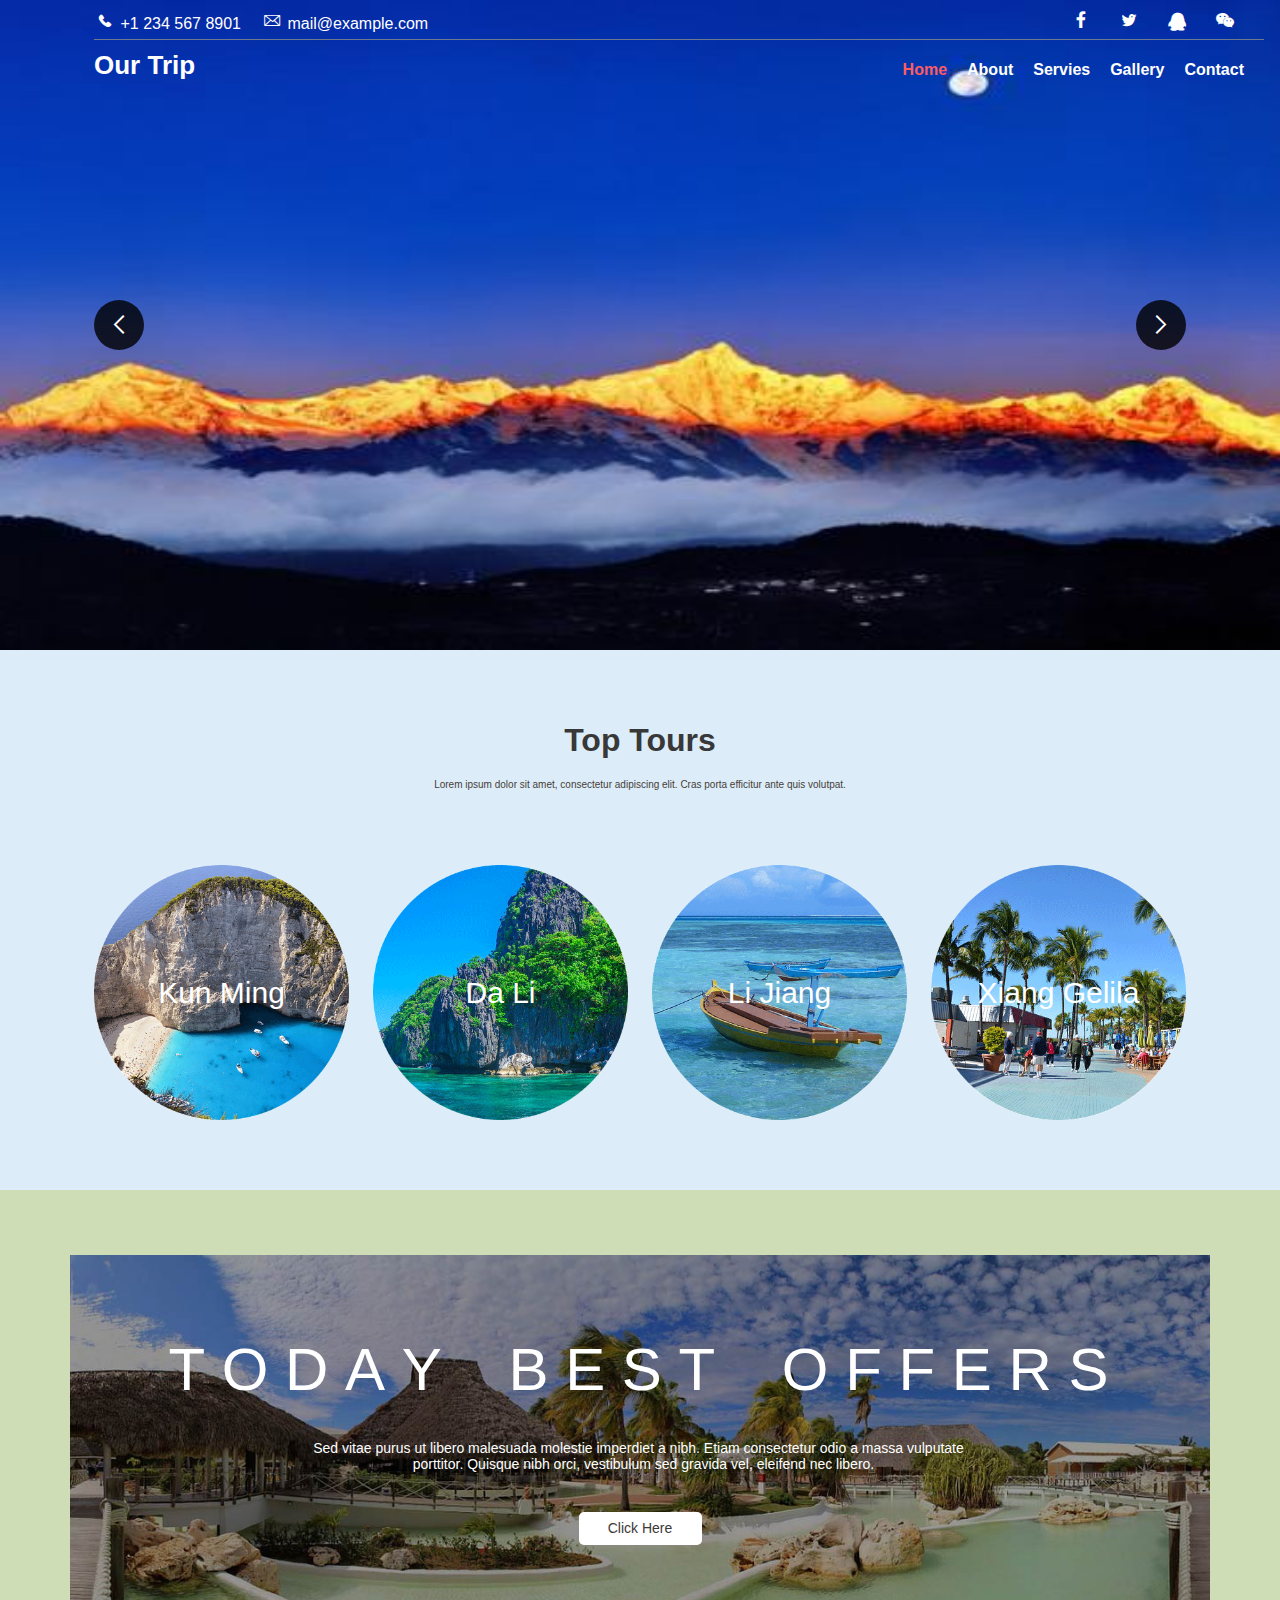
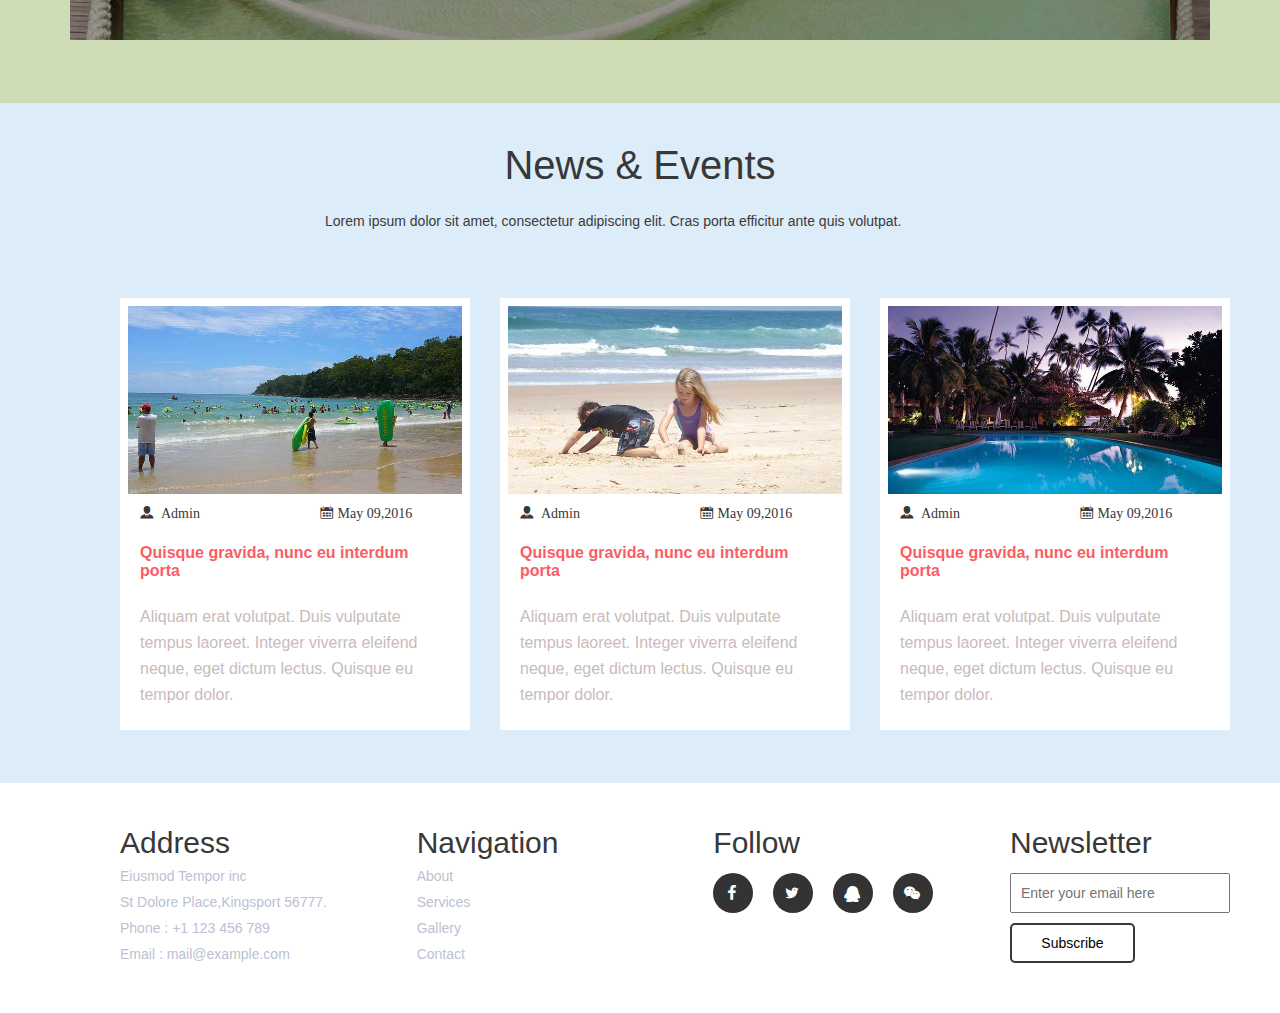
<file: 个人项目/index.html>
<!DOCTYPE html>
<html lang="en">
<head>
	<meta charset="UTF-8">
	<title>首页</title>
	<link rel="stylesheet" href="css/index.css">
	<!-- <link rel="stylesheet" href="css/response.css"> -->
	<link rel="stylesheet" href="css/iconfont/iconfont.css">
	<script src="js/function.js"></script>
	<script src="js/animate.js"></script>
	<script src="js/index.js"></script>
</head>
<body>
	<!-- banner图开始 -->
	<section class="banner">
		<ul class="bannertu">
			<li>
				<a href=""><img src="img/banner2.jpg" alt=""></a>
			</li>
			<li>
				<a href=""><img src="img/banner3.jpg" alt=""></a>
			</li>
			<li>
				<a href=""><img src="img/banner4.jpg" alt=""></a>
			</li>
			<li>
				<a href=""><img src="img/banner6.jpg" alt=""></a>
			</li>
		</ul>
		<div class="bl">
			<a href="javascript:(viod);"><i class="iconfont icon-mjiantou-copy"></i></a>
		</div>
		<div class="br">
			<a href="javascript:(viod);"><i class="iconfont icon-mjiantou-copy1"></i></a>
		</div>
	</section>
	<!-- banner图结束 -->
	<!-- banner图上的文字开始 -->
	<div class="top">
		<section class="banner-top">
			<div class="banner-left">				
				<li>
					<a href=""><i class="iconfont icon-iconorderdetailscellphone"></i> +1 234 567 8901</a>
				</li>
				<li>
					<a href=""><i class="iconfont icon-youjian"></i> mail@example.com</a>
				</li>				   
			</div>
			<div class="banner-right">
				<li>
				   <a href=""><i class="iconfont icon-facebookf"></i></a>
				</li>
				<li>
					<a href=""><i class="iconfont icon-xiaoniao"></i></a>
				</li>
				<li>
					<a href=""><i class="iconfont icon-qq"></i></a>
				</li>
				<li>
					<a href=""><i class="iconfont icon-weixin1"></i></a>
				</li>
			</div>
		</section>
		<section class="top2">
			<div class="top2-left">
				<a href=""><h2>Our Trip</h2></a>
			</div>
			<div class="top2-right">
				<li>
					<a href=""><h6 class="home">Home</h6></a>	
				</li>
				<li>
					<a href=""><h6>About</h6></a>
				</li>
				<li>
					<a href=""><h6>Servies</h6></a>
				</li>
				<li>
					<a href=""><h6>Gallery</h6></a>
				</li>
				<li>
					<a href=""><h6>Contact</h6></a>
				</li>
			</div>
		</section>
	</div>
	<!-- banner图上的文字结束 -->
	<!-- 第二版开始 -->
	<div class="sec">
		<div class="sec1">
			<h3>Top Tours</h3>
		</div>
		<div class="sec2">
			<h6>Lorem ipsum dolor sit amet, consectetur adipiscing elit. Cras porta efficitur ante quis volutpat.</h6>
		</div>
		<div class="sec3">
			<li>
			    <a href=""><img src="img/a.png" alt=""></a>
			    <div class="wenzi">
				<a href="kunming.html"><h6>Kun Ming</h6></a></div>
				<a href=""><div class="yuanhuan"></div></a>		
			</li>			
			<li>
				<a href=""><img src="img/a1.png" alt=""></a>
				<div class="wenzi">
				<a href="dali.html"><h6>Da Li</h6></a></div>
				<a href=""><div class="yuanhuan"></div></a>
			</li>
			<li>
				<a href=""><img src="img/a2.png" alt=""></a>
				<div class="wenzi">
				<a href="lijiang.html"><h6>Li Jiang</h6></a></div>
				<a href=""><div class="yuanhuan"></div></a>
			</li>
			<li>
				<a href=""><img src="img/a3.png" alt=""></a>
				 <div class="wenzi">
				<a href="xianggelila.html"><h6>Xiang Gelila</h6></a></div>
				<a href=""><div class="yuanhuan"></div></a>
			</li>
		</div>
	</div>
	<!-- 第二版结束 -->
	<!-- 第三版开始 -->
	<div class="three">
		<div class="photo">
			<a href=""><img src="img/o1.jpg" alt=""></a>
			<div class="wenzibox">
				<h5>T&nbspO&nbspD&nbspA&nbspY&nbsp&nbsp&nbsp B&nbspE&nbspS&nbspT&nbsp&nbsp&nbsp O&nbspF&nbspF&nbspE&nbspR&nbspS</h5>
				<h6>Sed vitae purus ut libero malesuada molestie imperdiet a nibh. Etiam consectetur odio a massa vulputate 
				</h6>
				<h6 class="h61">porttitor. Quisque nibh orci, vestibulum sed gravida vel, eleifend nec libero.</h6>
				<div class="btn">
					<a href=""><h6>Click Here</h6></a>
				</div>
			</div>	    
		</div>
	</div>
	<!-- 第三版结束 -->
	<!-- 第四版开始 -->
	<div class="four">
		<h1>News & Events</h1>
		<h6>Lorem ipsum dolor sit amet, consectetur adipiscing elit. Cras porta efficitur ante quis volutpat.</h6>
		<ul class="four1">
			<li>
			    <div class="litop">
			  	    <a href=""><img src="img/n1.jpg" alt=""></a>
			    </div>
			    <div class="limid">
			  	    <div class="midleft">
			  		    <a href=""><i class="iconfont icon-lianxiren-copy">&nbsp&nbspAdmin</i></a>
			  	    </div>
			  	    <div class="midright">
			  		    <a href=""><i class="iconfont icon-rili"> May 09,2016</i></a>
			  	    </div>
			    </div>
			    <div class="libott">
			  	    <a href=""><h6>Quisque gravida, nunc eu interdum <br>porta</h6></a>
			    </div>
			    <div class="libott2">
			  	    <h6>Aliquam erat volutpat. Duis vulputate <br> tempus laoreet. Integer viverra eleifend <br>neque, eget dictum lectus. Quisque eu <br>tempor dolor.</h6>
			    </div>
			</li>
			<li>
				<div class="litop">
			  	    <a href=""><img src="img/n2.jpg" alt=""></a>
			    </div>
			    <div class="limid">
			  	    <div class="midleft">
			  		    <a href=""><i class="iconfont icon-lianxiren-copy">&nbsp&nbspAdmin</i></a>
			  	    </div>
			  	    <div class="midright">
			  		    <a href=""><i class="iconfont icon-rili"> May 09,2016</i></a>
			  	    </div>
			    </div>
			    <div class="libott">
			  	    <a href=""><h6>Quisque gravida, nunc eu interdum <br>porta</h6></a>
			    </div>
			    <div class="libott2">
			  	    <h6>Aliquam erat volutpat. Duis vulputate <br> tempus laoreet. Integer viverra eleifend <br>neque, eget dictum lectus. Quisque eu <br>tempor dolor.
			  	    </h6>
			    </div>
			</li>
			<li>
				<div class="litop">
			  	    <a href=""><img src="img/n3.jpg" alt=""></a>
			    </div>
			    <div class="limid">
			  	    <div class="midleft">
			  		    <a href=""><i class="iconfont icon-lianxiren-copy">&nbsp&nbspAdmin</i></a>
			  	    </div>
			  	    <div class="midright">
			  		    <a href=""><i class="iconfont icon-rili"> May 09,2016</i></a>
			  	    </div>
			    </div>
			    <div class="libott">
			  	    <a href=""><h6>Quisque gravida, nunc eu interdum <br>porta</h6></a>
			    </div>
			    <div class="libott2">
			  	    <h6>Aliquam erat volutpat. Duis vulputate <br> tempus laoreet. Integer viverra eleifend <br>neque, eget dictum lectus. Quisque eu <br>tempor dolor.</h6>
			    </div>
			</li>
		</ul>
	</div>
	<!-- 第四版结束 -->
	<!-- 底部开始 -->
	<div class="bottom">
		<ul>
			<li>
			    <h3>Address</h3>
			    <div class="rest">
			    	<h6>Eiusmod Tempor inc <br>
                        St Dolore Place,Kingsport 56777. <br>
                        Phone : +1 123 456 789 <br>
                        Email : mail@example.com
                    </h6>
			    </div>
			</li>
			<li>
				<h3>Navigation</h3>
				<div class="rest">
					<h6>
						<a href=""> About </a>  
					</h6>
					<h6>
						<a href="">Services</a>
					</h6>
					<h6>
						<a href="">Gallery </a>
					</h6>
					<h6>
						<a href="">Contact</a>
					</h6>					
				</div>
			</li>
			<li class="icon4">
				<h3>Follow</h3>
				<div class="rest2">
					<div class="yuan">
						<a href=""><i class="iconfont icon-facebookf"></i></a>
					</div>
					<div class="yuan">
						<a href=""><i class="iconfont icon-xiaoniao"></i></a>
					</div>
					<div class="yuan">
						<a href=""><i class="iconfont icon-qq"></i></a>
					</div>
					<div class="yuan">
						<a href=""><i class="iconfont icon-weixin1"></i></a>
					</div>
				</div>
			</li>
			<li class="enter2">
				<h3>Newsletter</h3>
				<div class="rest3">
					<textarea name="" id="" placeholder="Enter your email here"></textarea>
				</div>
				<div class="rest4">
					<button>Subscribe</button>
				</div>
			</li>
		</ul>
	</div>
	<!-- 底部结束 -->
</body>
</html>
</file>
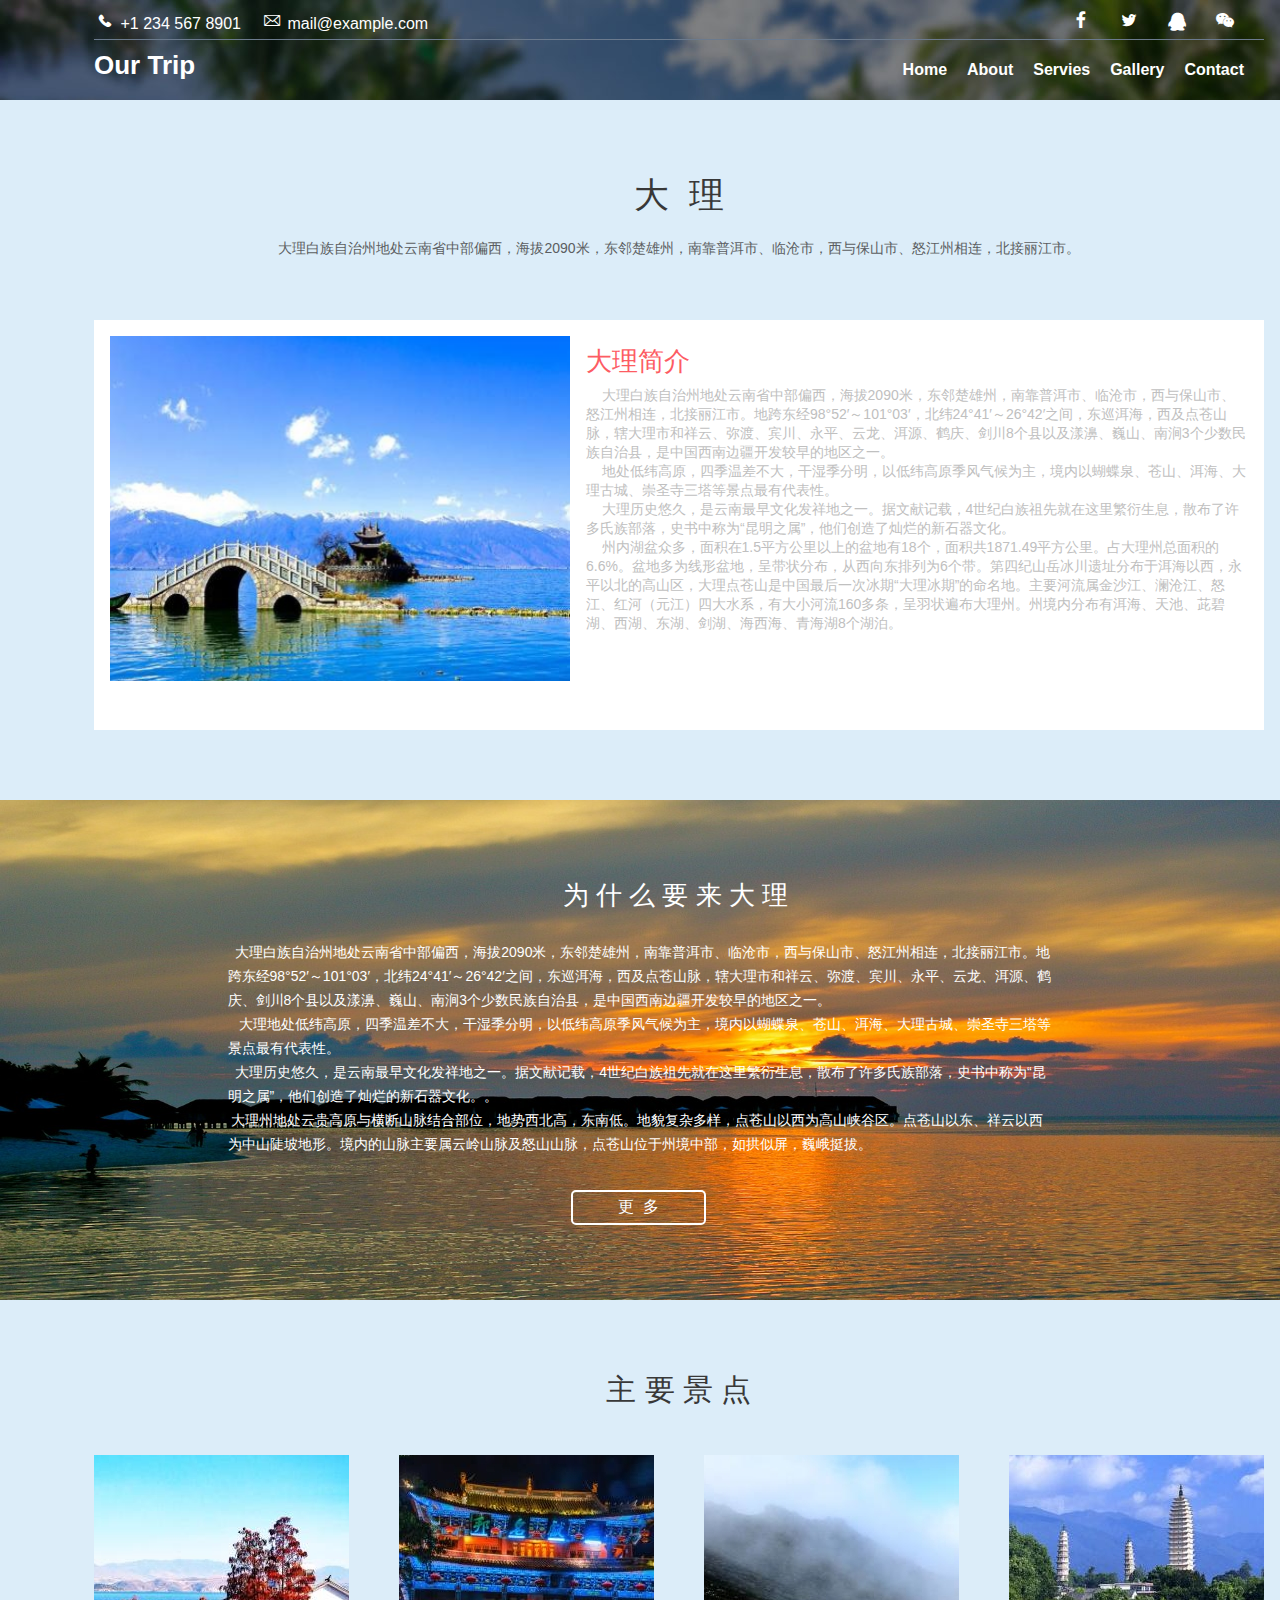
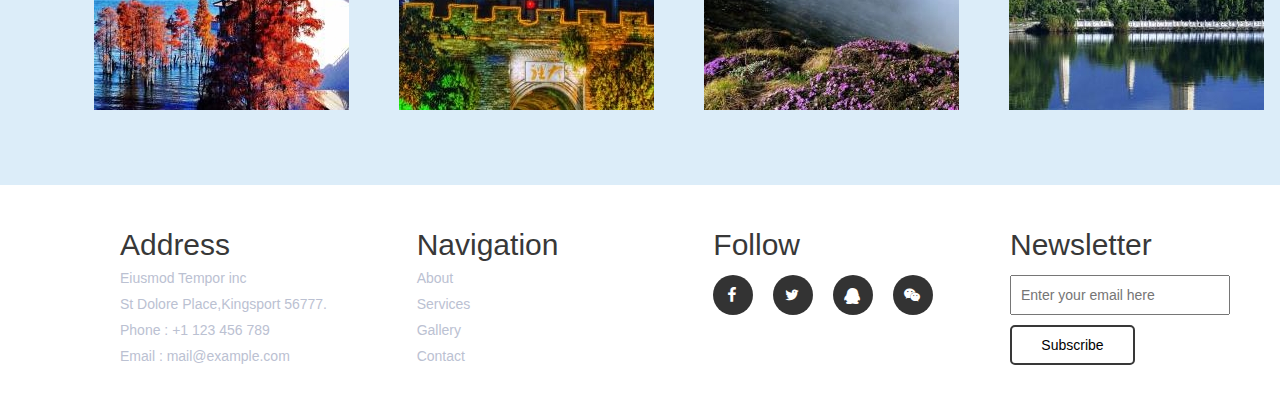
<file: 个人项目/dali.html>
<!DOCTYPE html>
<html lang="en">
<head>
	<meta charset="UTF-8">
	<title>大理</title>
	<link rel="stylesheet" href="css/dali.css">
	<link rel="stylesheet" href="css/iconfont/iconfont.css">
	<script src="js/dali.js"></script>
</head>
<body>
		<!-- banner图开始 -->
	<section class="banner">
		<ul class="bannertu">
			<li>
				<a href=""><img src="img/8.jpg" alt=""></a>
			</li>
		</ul>
	</section>
	<!-- banner图结束 -->
	<!-- banner图上的文字开始 -->
	<div class="top">
		<section class="banner-top">
			<div class="banner-left">				
				<li>
					<a href=""><i class="iconfont icon-iconorderdetailscellphone"></i> +1 234 567 8901</a>
				</li>
				<li>
					<a href=""><i class="iconfont icon-youjian"></i> mail@example.com</a>
				</li>				   
			</div>
			<div class="banner-right">
				<li>
				   <a href=""><i class="iconfont icon-facebookf"></i></a>
				</li>
				<li>
					<a href=""><i class="iconfont icon-xiaoniao"></i></a>
				</li>
				<li>
					<a href=""><i class="iconfont icon-qq"></i></a>
				</li>
				<li>
					<a href=""><i class="iconfont icon-weixin1"></i></a>
				</li>
			</div>
		</section>
		<section class="top2">
			<div class="top2-left">
				<a href=""><h2>Our Trip</h2></a>
			</div>
			<div class="top2-right">
				<li>
					<a href="index.html"><h6>Home</h6></a>		
				</li>
				<li>
					<a href=""><h6>About</h6></a>
				</li>
				<li>
					<a href=""><h6>Servies</h6></a>
				</li>
				<li>
					<a href=""><h6>Gallery</h6></a>
				</li>
				<li>
					<a href=""><h6>Contact</h6></a>
				</li>
			</div>
		</section>
	</div>
	<div class="kunming">
		<h1>大&nbsp&nbsp理</h1>
		<h6>大理白族自治州地处云南省中部偏西，海拔2090米，东邻楚雄州，南靠普洱市、临沧市，西与保山市、怒江州相连，北接丽江市。</h6>
		<div class="infor">
			<div class="imgleft">
				<a href=""><img src="img/dali1.jpg" alt="" class="img1"></a>
			</div>
			<div class="wenziright">
				<h5>大理简介</h5>
				<div class="jianjie">
					<span>&nbsp&nbsp&nbsp&nbsp大理白族自治州地处云南省中部偏西，海拔2090米，东邻楚雄州，南靠普洱市、临沧市，西与保山市、怒江州相连，北接丽江市。地跨东经98°52′～101°03′，北纬24°41′～26°42′之间，东巡洱海，西及点苍山脉，辖大理市和祥云、弥渡、宾川、永平、云龙、洱源、鹤庆、剑川8个县以及漾濞、巍山、南涧3个少数民族自治县，是中国西南边疆开发较早的地区之一。<br>
					&nbsp&nbsp&nbsp&nbsp地处低纬高原，四季温差不大，干湿季分明，以低纬高原季风气候为主，境内以蝴蝶泉、苍山、洱海、大理古城、崇圣寺三塔等景点最有代表性。<br>
					&nbsp&nbsp&nbsp&nbsp大理历史悠久，是云南最早文化发祥地之一。据文献记载，4世纪白族祖先就在这里繁衍生息，散布了许多氏族部落，史书中称为“昆明之属”，他们创造了灿烂的新石器文化。<br>
					&nbsp&nbsp&nbsp&nbsp州内湖盆众多，面积在1.5平方公里以上的盆地有18个，面积共1871.49平方公里。占大理州总面积的6.6%。盆地多为线形盆地，呈带状分布，从西向东排列为6个带。第四纪山岳冰川遗址分布于洱海以西，永平以北的高山区，大理点苍山是中国最后一次冰期“大理冰期”的命名地。主要河流属金沙江、澜沧江、怒江、红河（元江）四大水系，有大小河流160多条，呈羽状遍布大理州。州境内分布有洱海、天池、茈碧湖、西湖、东湖、剑湖、海西海、青海湖8个湖泊。
					</span>
				</div>
			</div>
		</div>
	</div>
	<!-- banner图上的文字结束 -->
	<section class="banner1">
		<ul class="bannertu1">
			<li>
				<a href=""><img src="img/3.jpg" alt=""></a>
				<div class="wenzi2">
					<h4>为&nbsp什&nbsp么&nbsp要&nbsp来&nbsp大&nbsp理&nbsp</h4>
					<div class="wenzi3">
						<h6>&nbsp&nbsp大理白族自治州地处云南省中部偏西，海拔2090米，东邻楚雄州，南靠普洱市、临沧市，西与保山市、怒江州相连，北接丽江市。地跨东经98°52′～101°03′，北纬24°41′～26°42′之间，东巡洱海，西及点苍山脉，辖大理市和祥云、弥渡、宾川、永平、云龙、洱源、鹤庆、剑川8个县以及漾濞、巍山、南涧3个少数民族自治县，是中国西南边疆开发较早的地区之一。</h6>
						<h6>&nbsp&nbsp&nbsp大理地处低纬高原，四季温差不大，干湿季分明，以低纬高原季风气候为主，境内以蝴蝶泉、苍山、洱海、大理古城、崇圣寺三塔等景点最有代表性。</h6>
						<h6>&nbsp&nbsp大理历史悠久，是云南最早文化发祥地之一。据文献记载，4世纪白族祖先就在这里繁衍生息，散布了许多氏族部落，史书中称为“昆明之属”，他们创造了灿烂的新石器文化。。</h6>
						<h6>&nbsp大理州地处云贵高原与横断山脉结合部位，地势西北高，东南低。地貌复杂多样，点苍山以西为高山峡谷区。点苍山以东、祥云以西为中山陡坡地形。境内的山脉主要属云岭山脉及怒山山脉，点苍山位于州境中部，如拱似屏，巍峨挺拔。</h6>
					</div>
					<div class="btn2">
						<a href="">
						<button>更&nbsp&nbsp多</button>
                        </a>
					</div>
				</div>
			</li>

		</ul>
	</section>
	<section class="mainp">
		<h2>主&nbsp要&nbsp景&nbsp点</h2>
		<ul class="jingdian">
			<li class="li1">
			    <img src="img/洱海_看图王.jpg" alt=""> 
			    <div class="zhezhao1">
			    	<a href="" class="diming">
			    		<h6>洱&nbsp海</h6>
			    	</a>
			    	<h5>云南省大理州大理市</h5>
			    </div>
			</li>
			<li class="li2">
				<img src="img/大理古城_看图王.jpg" alt="">
				<div class="zhezhao2">
			    	<a href="" class="diming">
			    		<h6>大理古城</h6>
			    	</a>
			    	<h5>云南省大理白族自治州大理市</h5>
			    </div>
			</li>
			<li class="li3">
				<img src="img/苍山_看图王.jpg" alt="">
				<div class="zhezhao3">
			    	<a href="" class="diming">
			    		<h6>苍&nbsp山</h6>
			    	</a>
			    	<h5>云南省大理白族自治州大理市</h5>
			    </div>
			</li>
			<li class="li4">
				<img src="img/三塔1_看图王.jpg" alt="">
				<div class="zhezhao4">
			    	<a href="" class="diming">
			    		<h6>崇圣寺三塔</h6>
			    	</a>
			    	<h5>位于大理古城西北部1.5公里处，西对苍山应乐峰，东对洱海</h5>
			    </div>
			</li>
		</ul>
	</section>
	<!-- 底部开始 -->
	<div class="bottom">
		<ul>
			<li>
			    <h3>Address</h3>
			    <div class="rest">
			    	<h6>Eiusmod Tempor inc <br>
                        St Dolore Place,Kingsport 56777. <br>
                        Phone : +1 123 456 789 <br>
                        Email : mail@example.com
                    </h6>
			    </div>
			</li>
			<li>
				<h3>Navigation</h3>
				<div class="rest">
					<h6>
						<a href=""> About </a>  
					</h6>
					<h6>
						<a href="">Services</a>
					</h6>
					<h6>
						<a href="">Gallery </a>
					</h6>
					<h6>
						<a href="">Contact</a>
					</h6>					
				</div>
			</li>
			<li class="icon4">
				<h3>Follow</h3>
				<div class="rest2">
					<div class="yuan">
						<a href=""><i class="iconfont icon-facebookf"></i></a>
					</div>
					<div class="yuan">
						<a href=""><i class="iconfont icon-xiaoniao"></i></a>
					</div>
					<div class="yuan">
						<a href=""><i class="iconfont icon-qq"></i></a>
					</div>
					<div class="yuan">
						<a href=""><i class="iconfont icon-weixin1"></i></a>
					</div>
				</div>
			</li>
			<li class="enter2">
				<h3>Newsletter</h3>
				<div class="rest3">
					<textarea name="" id="" placeholder="Enter your email here"></textarea>
				</div>
				<div class="rest4">
					<button>Subscribe</button>
				</div>
			</li>
		</ul>
	</div>
	<!-- 底部结束 -->
	
</body>
</html>
</file>
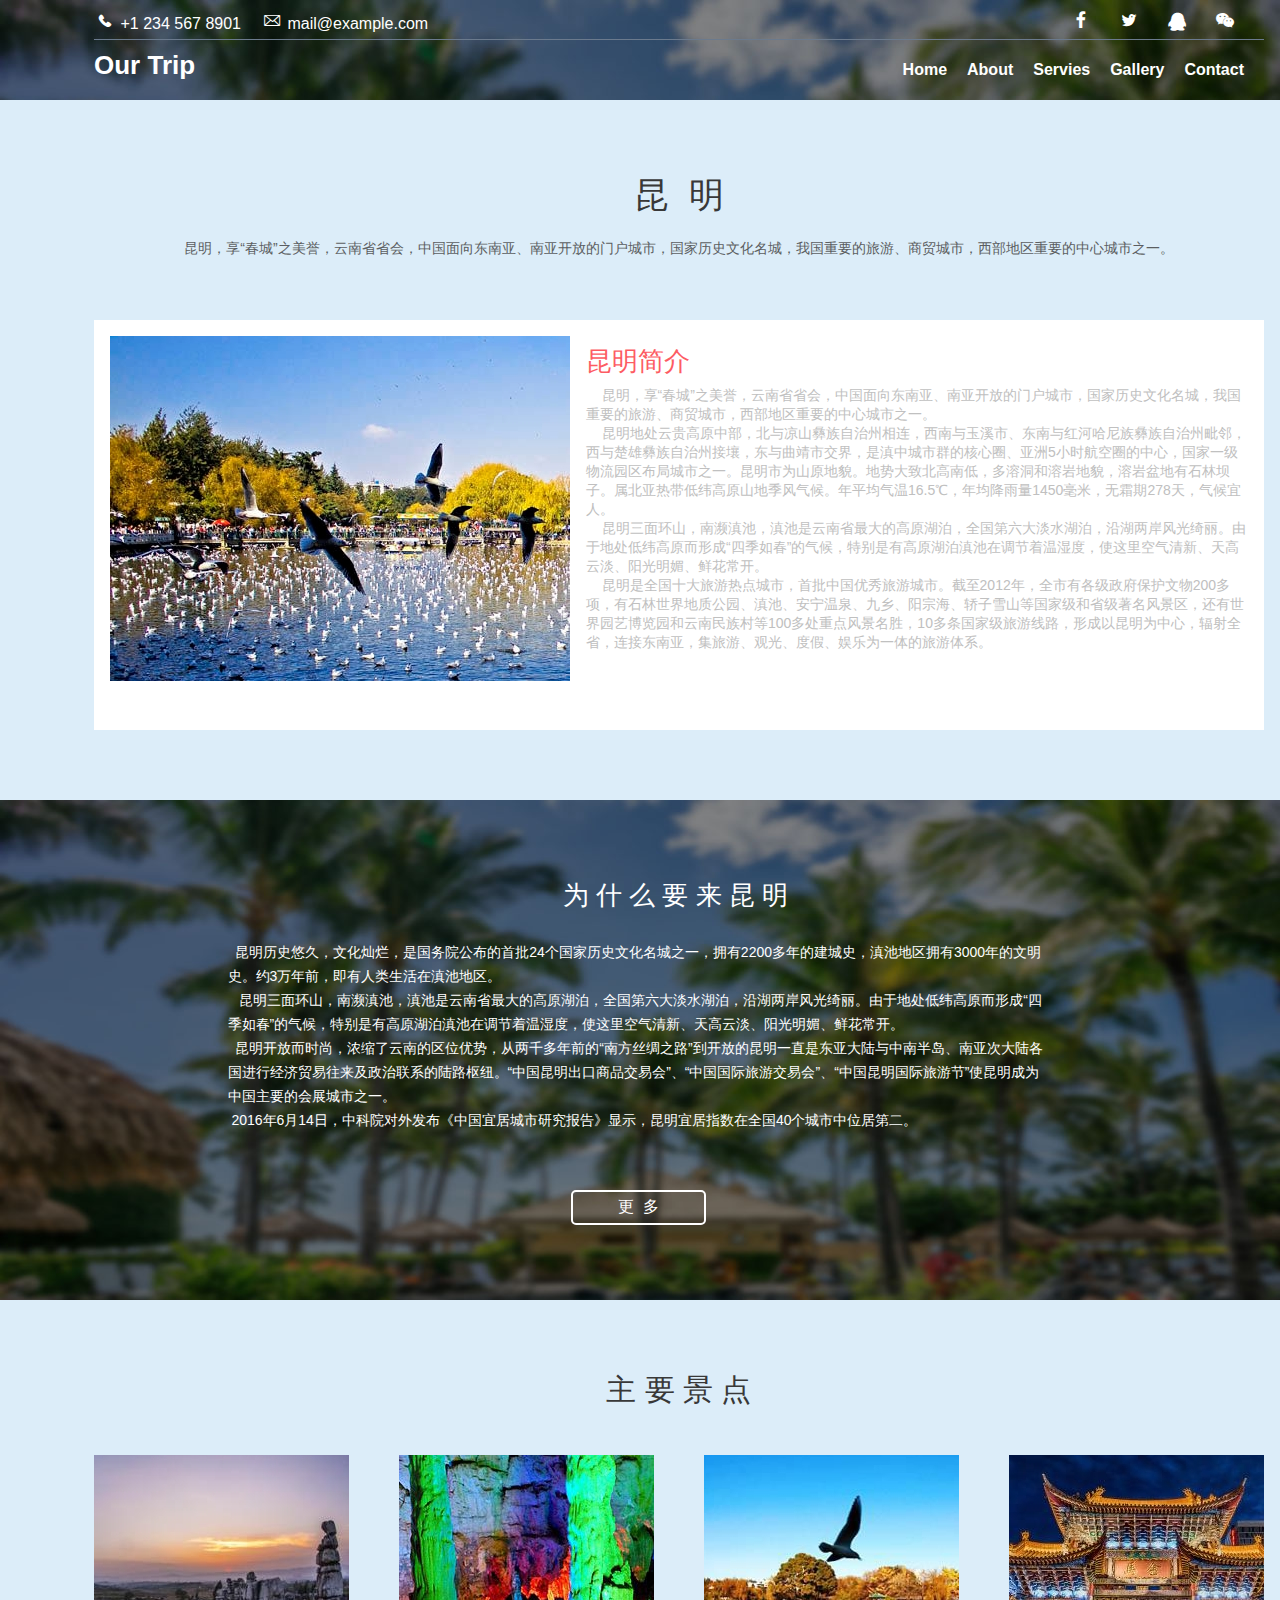
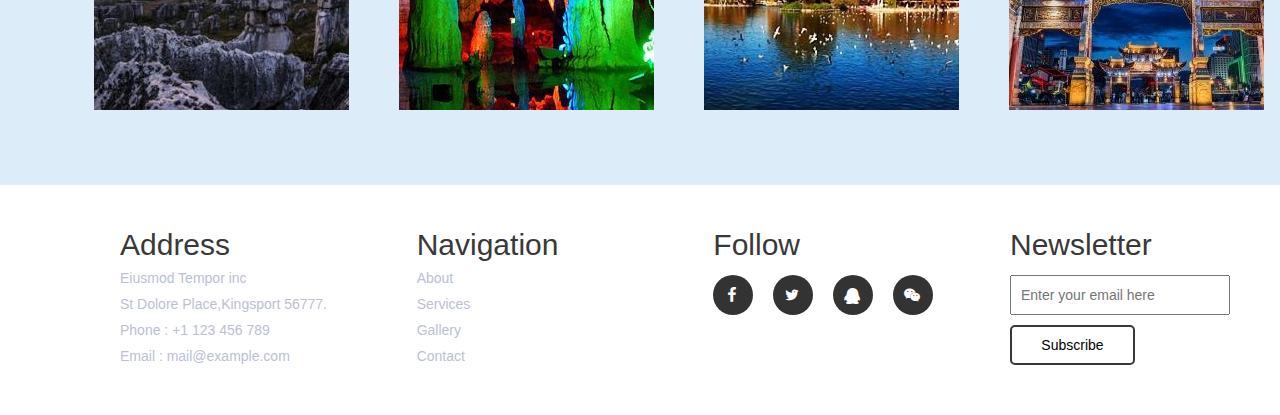
<file: 个人项目/kunming.html>
<!DOCTYPE html>
<html lang="en">
<head>
	<meta charset="UTF-8">
	<title>昆明</title>
	<link rel="stylesheet" href="css/kunming.css">
	<link rel="stylesheet" href="css/iconfont/iconfont.css">
	<script src="js/kunming.js"></script>
</head>
<body>
		<!-- banner图开始 -->
	<section class="banner">
		<ul class="bannertu">
			<li>
				<a href=""><img src="img/8.jpg" alt=""></a>
			</li>
		</ul>
	</section>
	<!-- banner图结束 -->
	<!-- banner图上的文字开始 -->
	<div class="top">
		<section class="banner-top">
			<div class="banner-left">				
				<li>
					<a href=""><i class="iconfont icon-iconorderdetailscellphone"></i> +1 234 567 8901</a>
				</li>
				<li>
					<a href=""><i class="iconfont icon-youjian"></i> mail@example.com</a>
				</li>				   
			</div>
			<div class="banner-right">
				<li>
				   <a href=""><i class="iconfont icon-facebookf"></i></a>
				</li>
				<li>
					<a href=""><i class="iconfont icon-xiaoniao"></i></a>
				</li>
				<li>
					<a href=""><i class="iconfont icon-qq"></i></a>
				</li>
				<li>
					<a href=""><i class="iconfont icon-weixin1"></i></a>
				</li>
			</div>
		</section>
		<section class="top2">
			<div class="top2-left">
				<a href=""><h2>Our Trip</h2></a>
			</div>
			<div class="top2-right">
				<li>
					<a href="index.html"><h6>Home</h6></a>		
				</li>
				<li>
					<a href=""><h6>About</h6></a>
				</li>
				<li>
					<a href=""><h6>Servies</h6></a>
				</li>
				<li>
					<a href=""><h6>Gallery</h6></a>
				</li>
				<li>
					<a href=""><h6>Contact</h6></a>
				</li>
			</div>
		</section>
	</div>
	<div class="kunming">
		<h1>昆&nbsp&nbsp明</h1>
		<h6>昆明，享“春城”之美誉，云南省省会，中国面向东南亚、南亚开放的门户城市，国家历史文化名城，我国重要的旅游、商贸城市，西部地区重要的中心城市之一。</h6>
		<div class="infor">
			<div class="imgleft">
				<a href=""><img src="img/kunming2_看图王.jpg" alt="" class="img1"></a>
			</div>
			<div class="wenziright">
				<h5>昆明简介</h5>
				<div class="jianjie">
					<span>&nbsp&nbsp&nbsp&nbsp昆明，享“春城”之美誉，云南省省会，中国面向东南亚、南亚开放的门户城市，国家历史文化名城，我国重要的旅游、商贸城市，西部地区重要的中心城市之一。<br>
					&nbsp&nbsp&nbsp&nbsp昆明地处云贵高原中部，北与凉山彝族自治州相连，西南与玉溪市、东南与红河哈尼族彝族自治州毗邻，西与楚雄彝族自治州接壤，东与曲靖市交界，是滇中城市群的核心圈、亚洲5小时航空圈的中心，国家一级物流园区布局城市之一。昆明市为山原地貌。地势大致北高南低，多溶洞和溶岩地貌，溶岩盆地有石林坝子。属北亚热带低纬高原山地季风气候。年平均气温16.5℃，年均降雨量1450毫米，无霜期278天，气候宜人。<br>
					&nbsp&nbsp&nbsp&nbsp昆明三面环山，南濒滇池，滇池是云南省最大的高原湖泊，全国第六大淡水湖泊，沿湖两岸风光绮丽。由于地处低纬高原而形成“四季如春”的气候，特别是有高原湖泊滇池在调节着温湿度，使这里空气清新、天高云淡、阳光明媚、鲜花常开。<br>
					&nbsp&nbsp&nbsp&nbsp昆明是全国十大旅游热点城市，首批中国优秀旅游城市。截至2012年，全市有各级政府保护文物200多项，有石林世界地质公园、滇池、安宁温泉、九乡、阳宗海、轿子雪山等国家级和省级著名风景区，还有世界园艺博览园和云南民族村等100多处重点风景名胜，10多条国家级旅游线路，形成以昆明为中心，辐射全省，连接东南亚，集旅游、观光、度假、娱乐为一体的旅游体系。 
					</span>
				</div>
			</div>
		</div>
	</div>
	<!-- banner图上的文字结束 -->
	<section class="banner1">
		<ul class="bannertu1">
			<li>
				<a href=""><img src="img/8.jpg" alt=""></a>
				<div class="wenzi2">
					<h4>为&nbsp什&nbsp么&nbsp要&nbsp来&nbsp昆&nbsp明&nbsp</h4>
					<div class="wenzi3">
						<h6>&nbsp&nbsp昆明历史悠久，文化灿烂，是国务院公布的首批24个国家历史文化名城之一，拥有2200多年的建城史，滇池地区拥有3000年的文明史。约3万年前，即有人类生活在滇池地区。</h6>
						<h6>&nbsp&nbsp&nbsp昆明三面环山，南濒滇池，滇池是云南省最大的高原湖泊，全国第六大淡水湖泊，沿湖两岸风光绮丽。由于地处低纬高原而形成“四季如春”的气候，特别是有高原湖泊滇池在调节着温湿度，使这里空气清新、天高云淡、阳光明媚、鲜花常开。</h6>
						<h6>&nbsp&nbsp昆明开放而时尚，浓缩了云南的区位优势，从两千多年前的“南方丝绸之路”到开放的昆明一直是东亚大陆与中南半岛、南亚次大陆各国进行经济贸易往来及政治联系的陆路枢纽。“中国昆明出口商品交易会”、“中国国际旅游交易会”、“中国昆明国际旅游节”使昆明成为中国主要的会展城市之一。</h6>
						<h6>&nbsp2016年6月14日，中科院对外发布《中国宜居城市研究报告》显示，昆明宜居指数在全国40个城市中位居第二。</h6>
					</div>
					<div class="btn2">
						<a href="">
						<button>更&nbsp&nbsp多</button>
                        </a>
					</div>
				</div>
			</li>

		</ul>
	</section>
	<section class="mainp">
		<h2>主&nbsp要&nbsp景&nbsp点</h2>
		<ul class="jingdian">
			<li class="li1">
			    <img src="img/shilin.jpg" alt=""> 
			    <div class="zhezhao1">
			    	<a href="shilin.html" class="diming">
			    		<h6>石&nbsp林</h6>
			    	</a>
			    	<h5>云南省昆明市石林彝族自治县</h5>
			    </div>
			</li>
			<li class="li2">
				<img src="img/rongdong.jpg" alt="">
				<div class="zhezhao2">
			    	<a href="shilin.html" class="diming">
			    		<h6>九乡溶洞</h6>
			    	</a>
			    	<h5>云南省昆明市宜良县九乡彝族回族乡境内</h5>
			    </div>
			</li>
			<li class="li3">
				<img src="img/cuihu.jpg" alt="">
				<div class="zhezhao3">
			    	<a href="shilin.html" class="diming">
			    		<h6>翠&nbsp湖</h6>
			    	</a>
			    	<h5>云南省昆明市区五华山西麓</h5>
			    </div>
			</li>
			<li class="li4">
				<img src="img/jinma.jpg" alt="">
				<div class="zhezhao4">
			    	<a href="shilin.html" class="diming">
			    		<h6>金马碧鸡坊</h6>
			    	</a>
			    	<h5>云南省昆明市中心三市街与金碧路汇处</h5>
			    </div>
			</li>
		</ul>
	</section>
	<!-- 底部开始 -->
	<div class="bottom">
		<ul>
			<li>
			    <h3>Address</h3>
			    <div class="rest">
			    	<h6>Eiusmod Tempor inc <br>
                        St Dolore Place,Kingsport 56777. <br>
                        Phone : +1 123 456 789 <br>
                        Email : mail@example.com
                    </h6>
			    </div>
			</li>
			<li>
				<h3>Navigation</h3>
				<div class="rest">
					<h6>
						<a href=""> About </a>  
					</h6>
					<h6>
						<a href="">Services</a>
					</h6>
					<h6>
						<a href="">Gallery </a>
					</h6>
					<h6>
						<a href="">Contact</a>
					</h6>					
				</div>
			</li>
			<li class="icon4">
				<h3>Follow</h3>
				<div class="rest2">
					<div class="yuan">
						<a href=""><i class="iconfont icon-facebookf"></i></a>
					</div>
					<div class="yuan">
						<a href=""><i class="iconfont icon-xiaoniao"></i></a>
					</div>
					<div class="yuan">
						<a href=""><i class="iconfont icon-qq"></i></a>
					</div>
					<div class="yuan">
						<a href=""><i class="iconfont icon-weixin1"></i></a>
					</div>
				</div>
			</li>
			<li class="enter2">
				<h3>Newsletter</h3>
				<div class="rest3">
					<textarea name="" id="" placeholder="Enter your email here"></textarea>
				</div>
				<div class="rest4">
					<button>Subscribe</button>
				</div>
			</li>
		</ul>
	</div>
	<!-- 底部结束 -->
</body>
</html>
</file>
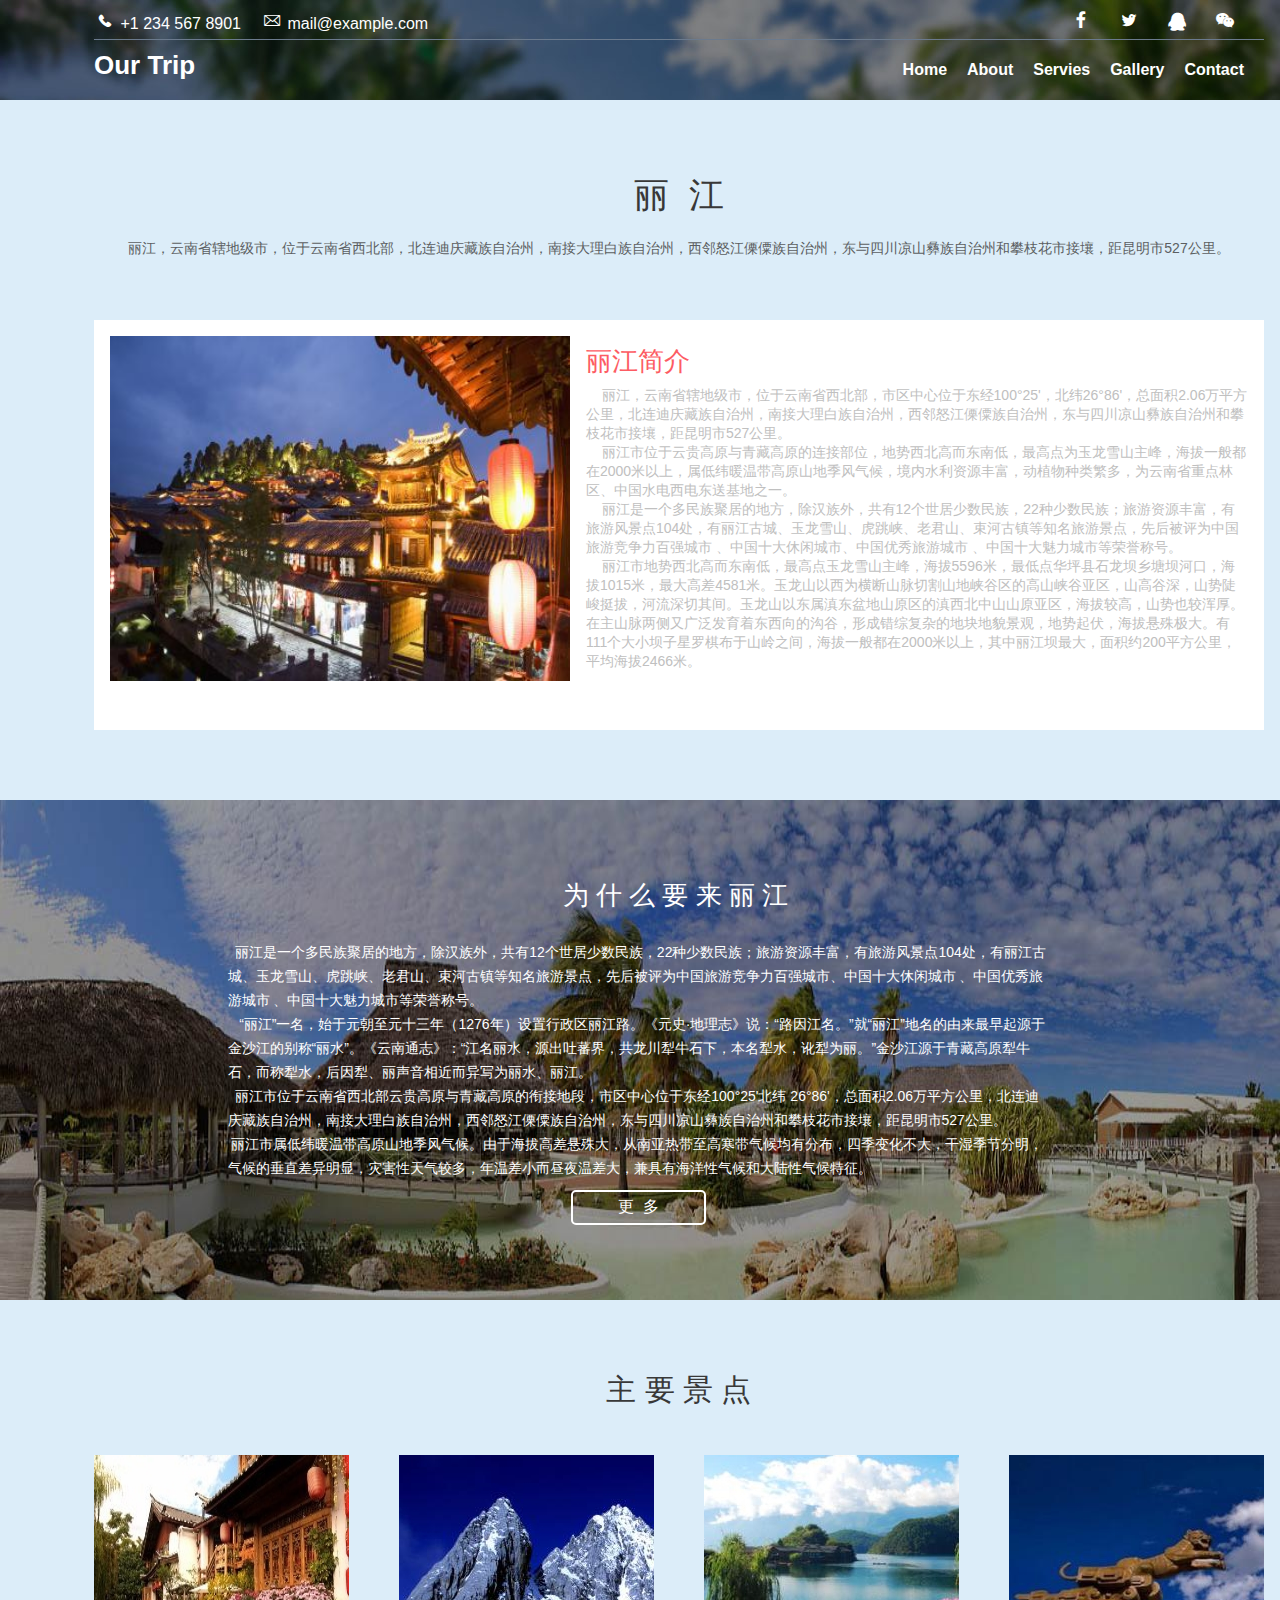
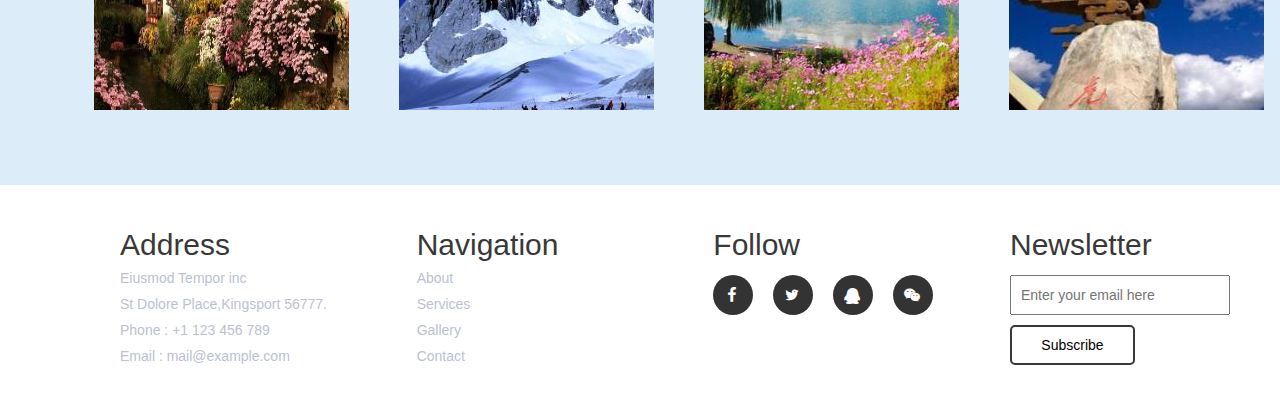
<file: 个人项目/lijiang.html>
<!DOCTYPE html>
<html lang="en">
<head>
	<meta charset="UTF-8">
	<title>丽江</title>
	<link rel="stylesheet" href="css/lijiang.css">
	<link rel="stylesheet" href="css/iconfont/iconfont.css">
	<script src="js/lijiang.js"></script>
</head>
<body>
		<!-- banner图开始 -->
	<section class="banner">
		<ul class="bannertu">
			<li>
				<a href=""><img src="img/8.jpg" alt=""></a>
			</li>
		</ul>
	</section>
	<!-- banner图结束 -->
	<!-- banner图上的文字开始 -->
	<div class="top">
		<section class="banner-top">
			<div class="banner-left">				
				<li>
					<a href=""><i class="iconfont icon-iconorderdetailscellphone"></i> +1 234 567 8901</a>
				</li>
				<li>
					<a href=""><i class="iconfont icon-youjian"></i> mail@example.com</a>
				</li>				   
			</div>
			<div class="banner-right">
				<li>
				   <a href=""><i class="iconfont icon-facebookf"></i></a>
				</li>
				<li>
					<a href=""><i class="iconfont icon-xiaoniao"></i></a>
				</li>
				<li>
					<a href=""><i class="iconfont icon-qq"></i></a>
				</li>
				<li>
					<a href=""><i class="iconfont icon-weixin1"></i></a>
				</li>
			</div>
		</section>
		<section class="top2">
			<div class="top2-left">
				<a href=""><h2>Our Trip</h2></a>
			</div>
			<div class="top2-right">
				<li>
					<a href="index.html"><h6>Home</h6></a>		
				</li>
				<li>
					<a href=""><h6>About</h6></a>
				</li>
				<li>
					<a href=""><h6>Servies</h6></a>
				</li>
				<li>
					<a href=""><h6>Gallery</h6></a>
				</li>
				<li>
					<a href=""><h6>Contact</h6></a>
				</li>
			</div>
		</section>
	</div>
	<div class="kunming">
		<h1>丽&nbsp&nbsp江</h1>
		<h6>丽江，云南省辖地级市，位于云南省西北部，北连迪庆藏族自治州，南接大理白族自治州，西邻怒江傈僳族自治州，东与四川凉山彝族自治州和攀枝花市接壤，距昆明市527公里。</h6>
		<div class="infor">
			<div class="imgleft">
				<a href=""><img src="img/丽江.jpg" alt="" class="img1"></a>
			</div>
			<div class="wenziright">
				<h5>丽江简介</h5>
				<div class="jianjie">
					<span>&nbsp&nbsp&nbsp&nbsp丽江，云南省辖地级市，位于云南省西北部，市区中心位于东经100°25'，北纬26°86'，总面积2.06万平方公里，北连迪庆藏族自治州，南接大理白族自治州，西邻怒江傈僳族自治州，东与四川凉山彝族自治州和攀枝花市接壤，距昆明市527公里。<br>
					&nbsp&nbsp&nbsp&nbsp丽江市位于云贵高原与青藏高原的连接部位，地势西北高而东南低，最高点为玉龙雪山主峰，海拔一般都在2000米以上，属低纬暖温带高原山地季风气候，境内水利资源丰富，动植物种类繁多，为云南省重点林区、中国水电西电东送基地之一。<br>
					&nbsp&nbsp&nbsp&nbsp丽江是一个多民族聚居的地方，除汉族外，共有12个世居少数民族，22种少数民族；旅游资源丰富，有旅游风景点104处，有丽江古城、玉龙雪山、虎跳峡、老君山、束河古镇等知名旅游景点，先后被评为中国旅游竞争力百强城市  、中国十大休闲城市、中国优秀旅游城市 、中国十大魅力城市等荣誉称号。<br>
					&nbsp&nbsp&nbsp&nbsp丽江市地势西北高而东南低，最高点玉龙雪山主峰，海拔5596米，最低点华坪县石龙坝乡塘坝河口，海拔1015米，最大高差4581米。玉龙山以西为横断山脉切割山地峡谷区的高山峡谷亚区，山高谷深，山势陡峻挺拔，河流深切其间。玉龙山以东属滇东盆地山原区的滇西北中山山原亚区，海拔较高，山势也较浑厚。在主山脉两侧又广泛发育着东西向的沟谷，形成错综复杂的地块地貌景观，地势起伏，海拔悬殊极大。有111个大小坝子星罗棋布于山岭之间，海拔一般都在2000米以上，其中丽江坝最大，面积约200平方公里，平均海拔2466米。
					</span>
				</div>
			</div>
		</div>
	</div>
	<!-- banner图上的文字结束 -->
	<section class="banner1">
		<ul class="bannertu1">
			<li>
				<a href=""><img src="img/o1.jpg" alt=""></a>
				<div class="wenzi2">
					<h4>为&nbsp什&nbsp么&nbsp要&nbsp来&nbsp丽&nbsp江&nbsp</h4>
					<div class="wenzi3">
						<h6>&nbsp&nbsp丽江是一个多民族聚居的地方，除汉族外，共有12个世居少数民族，22种少数民族；旅游资源丰富，有旅游风景点104处，有丽江古城、玉龙雪山、虎跳峡、老君山、束河古镇等知名旅游景点，先后被评为中国旅游竞争力百强城市、中国十大休闲城市 、中国优秀旅游城市  、中国十大魅力城市等荣誉称号。</h6>
						<h6>&nbsp&nbsp&nbsp“丽江”一名，始于元朝至元十三年（1276年）设置行政区丽江路。《元史·地理志》说：“路因江名。”就“丽江”地名的由来最早起源于金沙江的别称“丽水”。《云南通志》：“江名丽水，源出吐蕃界，共龙川犁牛石下，本名犁水，讹犁为丽。”金沙江源于青藏高原犁牛石，而称犁水，后因犁、丽声音相近而异写为丽水、丽江。</h6>
						<h6>&nbsp&nbsp丽江市位于云南省西北部云贵高原与青藏高原的衔接地段，市区中心位于东经100°25'北纬 26°86'，总面积2.06万平方公里，北连迪庆藏族自治州，南接大理白族自治州，西邻怒江傈僳族自治州，东与四川凉山彝族自治州和攀枝花市接壤，距昆明市527公里。</h6>
						<h6>&nbsp丽江市属低纬暖温带高原山地季风气候。由于海拔高差悬殊大，从南亚热带至高寒带气候均有分布，四季变化不大，干湿季节分明，气候的垂直差异明显，灾害性天气较多，年温差小而昼夜温差大，兼具有海洋性气候和大陆性气候特征。</h6>
					</div>
					<div class="btn2">
						<a href="">
						<button>更&nbsp&nbsp多</button>
                        </a>
					</div>
				</div>
			</li>

		</ul>
	</section>
	<section class="mainp">
		<h2>主&nbsp要&nbsp景&nbsp点</h2>
		<ul class="jingdian">
			<li class="li1">
			    <img src="img/丽江古城_看图王.jpg" alt=""> 
			    <div class="zhezhao1">
			    	<a href="" class="diming">
			    		<h6>丽江古城</h6>
			    	</a>
			    	<h5>云南省丽江市古城区，又名大研镇，坐落在丽江坝中部</h5>
			    </div>
			</li>
			<li class="li2">
				<img src="img/玉龙雪山_看图王.jpg" alt="">
				<div class="zhezhao2">
			    	<a href="" class="diming">
			    		<h6>玉龙雪山</h6>
			    	</a>
			    	<h5>云南省丽江市境内雪山群</h5>
			    </div>
			</li>
			<li class="li3">
				<img src="img/泸沽湖_看图王.jpg" alt="">
				<div class="zhezhao3">
			    	<a href="" class="diming">
			    		<h6>丽江泸沽湖</h6>
			    	</a>
			    	<h5>泸沽湖，俗称左所海，古名勒得海、鲁枯湖，位于四川省盐源县与云南省宁蒗县交界处，为川滇共辖</h5>
			    </div>
			</li>
			<li class="li4">
				<img src="img/虎跳峡_看图王.jpg" alt="">
				<div class="zhezhao4">
			    	<a href="" class="diming">
			    		<h6>虎跳峡</h6>
			    	</a>
			    	<h5>香格里拉虎跳峡是国家AAAA级旅游风景名胜区，它包括上、中、下虎跳峡，高路徒步线。</h5>
			    </div>
			</li>
		</ul>
	</section>
	<!-- 底部开始 -->
	<div class="bottom">
		<ul>
			<li>
			    <h3>Address</h3>
			    <div class="rest">
			    	<h6>Eiusmod Tempor inc <br>
                        St Dolore Place,Kingsport 56777. <br>
                        Phone : +1 123 456 789 <br>
                        Email : mail@example.com
                    </h6>
			    </div>
			</li>
			<li>
				<h3>Navigation</h3>
				<div class="rest">
					<h6>
						<a href=""> About </a>  
					</h6>
					<h6>
						<a href="">Services</a>
					</h6>
					<h6>
						<a href="">Gallery </a>
					</h6>
					<h6>
						<a href="">Contact</a>
					</h6>					
				</div>
			</li>
			<li class="icon4">
				<h3>Follow</h3>
				<div class="rest2">
					<div class="yuan">
						<a href=""><i class="iconfont icon-facebookf"></i></a>
					</div>
					<div class="yuan">
						<a href=""><i class="iconfont icon-xiaoniao"></i></a>
					</div>
					<div class="yuan">
						<a href=""><i class="iconfont icon-qq"></i></a>
					</div>
					<div class="yuan">
						<a href=""><i class="iconfont icon-weixin1"></i></a>
					</div>
				</div>
			</li>
			<li class="enter2">
				<h3>Newsletter</h3>
				<div class="rest3">
					<textarea name="" id="" placeholder="Enter your email here"></textarea>
				</div>
				<div class="rest4">
					<button>Subscribe</button>
				</div>
			</li>
		</ul>
	</div>
	<!-- 底部结束 -->
	
</body>
</html>
</file>
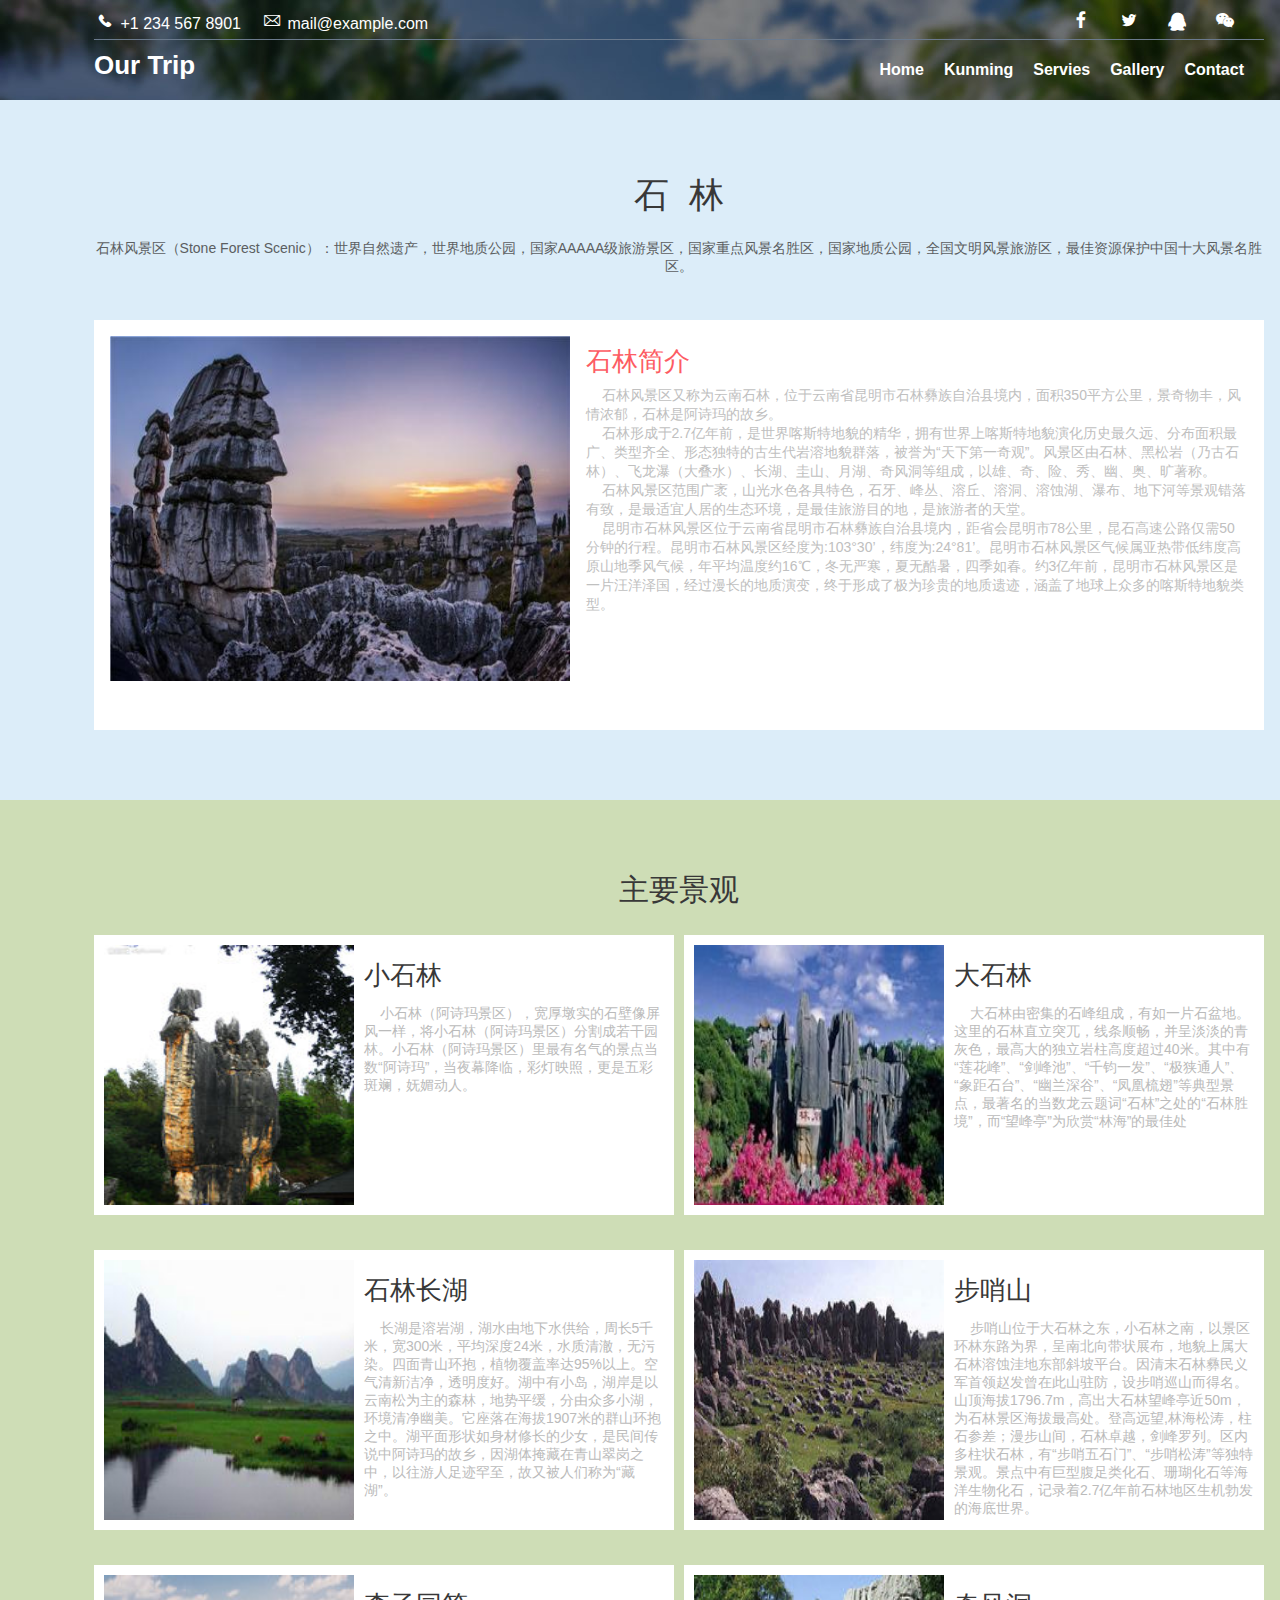
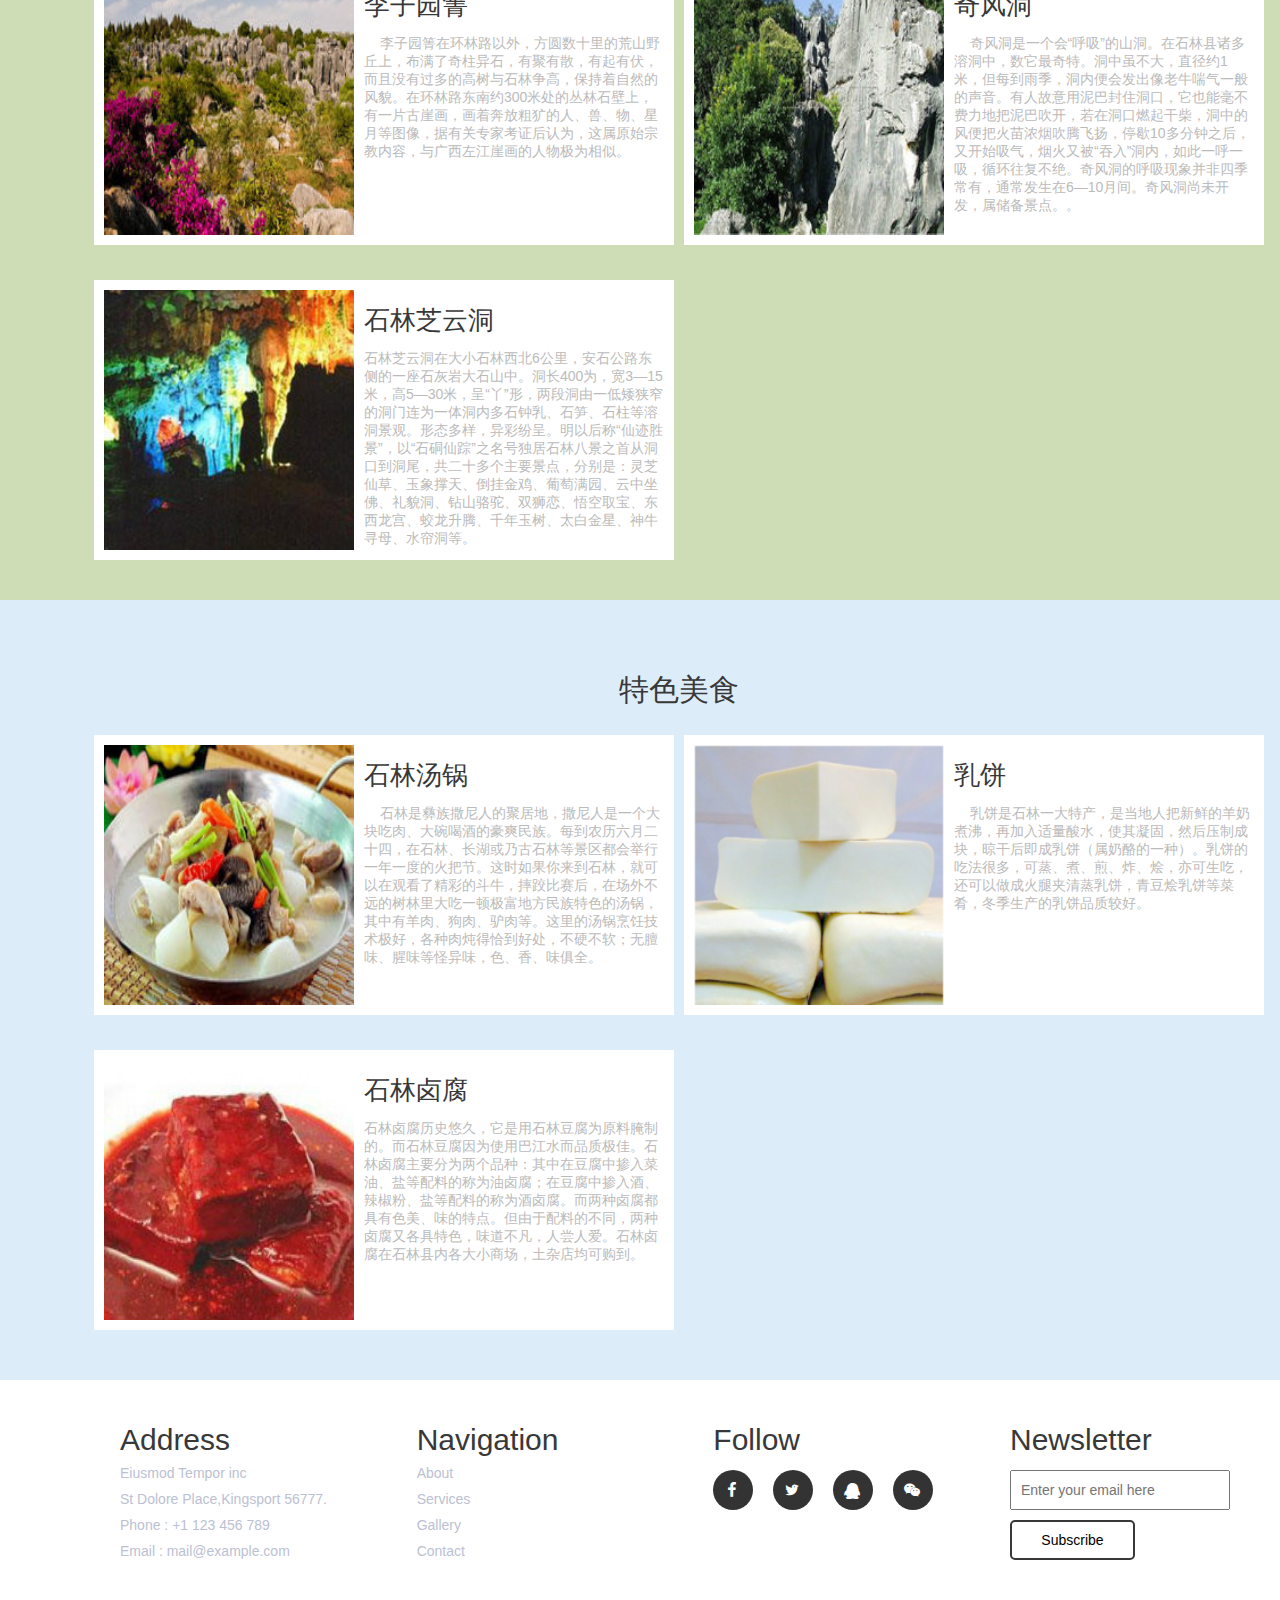
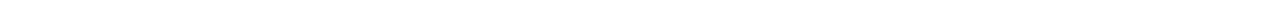
<file: 个人项目/shilin.html>
<!DOCTYPE html>
<html lang="en">
<head>
	<meta charset="UTF-8">
	<title>石林</title>
	<link rel="stylesheet" href="css/shilin.css">
	<link rel="stylesheet" href="css/iconfont/iconfont.css">
</head>
<body>
		<!-- banner图开始 -->
	<section class="banner">
		<ul class="bannertu">
			<li>
				<a href=""><img src="img/8.jpg" alt=""></a>
			</li>
		</ul>
	</section>
	<!-- banner图结束 -->
	<!-- banner图上的文字开始 -->
	<div class="top">
		<section class="banner-top">
			<div class="banner-left">				
				<li>
					<a href=""><i class="iconfont icon-iconorderdetailscellphone"></i> +1 234 567 8901</a>
				</li>
				<li>
					<a href=""><i class="iconfont icon-youjian"></i> mail@example.com</a>
				</li>				   
			</div>
			<div class="banner-right">
				<li>
				   <a href=""><i class="iconfont icon-facebookf"></i></a>
				</li>
				<li>
					<a href=""><i class="iconfont icon-xiaoniao"></i></a>
				</li>
				<li>
					<a href=""><i class="iconfont icon-qq"></i></a>
				</li>
				<li>
					<a href=""><i class="iconfont icon-weixin1"></i></a>
				</li>
			</div>
		</section>
		<section class="top2">
			<div class="top2-left">
				<a href=""><h2>Our Trip</h2></a>
			</div>
			<div class="top2-right">
				<li>
					<a href="index.html"><h6>Home</h6></a>		
				</li>
				<li>
					<a href="kunming.html"><h6>Kunming</h6></a>
				</li>
				<li>
					<a href=""><h6>Servies</h6></a>
				</li>
				<li>
					<a href=""><h6>Gallery</h6></a>
				</li>
				<li>
					<a href=""><h6>Contact</h6></a>
				</li>
			</div>
		</section>
	</div>
	<div class="kunming">
		<h1>石&nbsp&nbsp林</h1>
		<h6>石林风景区（Stone Forest Scenic）：世界自然遗产，世界地质公园，国家AAAAA级旅游景区，国家重点风景名胜区，国家地质公园，全国文明风景旅游区，最佳资源保护中国十大风景名胜区。</h6>
		<div class="infor">
			<div class="imgleft">
				<a href=""><img src="img/石林.jpg" alt="" class="img1"></a>
			</div>
			<div class="wenziright">
				<h5>石林简介</h5>
				<div class="jianjie">
					<span>&nbsp&nbsp&nbsp&nbsp石林风景区又称为云南石林，位于云南省昆明市石林彝族自治县境内，面积350平方公里，景奇物丰，风情浓郁，石林是阿诗玛的故乡。<br>
					&nbsp&nbsp&nbsp&nbsp石林形成于2.7亿年前，是世界喀斯特地貌的精华，拥有世界上喀斯特地貌演化历史最久远、分布面积最广、类型齐全、形态独特的古生代岩溶地貌群落，被誉为“天下第一奇观”。风景区由石林、黑松岩（乃古石林）、飞龙瀑（大叠水）、长湖、圭山、月湖、奇风洞等组成，以雄、奇、险、秀、幽、奥、旷著称。<br>
					&nbsp&nbsp&nbsp&nbsp石林风景区范围广袤，山光水色各具特色，石牙、峰丛、溶丘、溶洞、溶蚀湖、瀑布、地下河等景观错落有致，是最适宜人居的生态环境，是最佳旅游目的地，是旅游者的天堂。<br>
					&nbsp&nbsp&nbsp&nbsp昆明市石林风景区位于云南省昆明市石林彝族自治县境内，距省会昆明市78公里，昆石高速公路仅需50分钟的行程。昆明市石林风景区经度为:103°30’，纬度为:24°81’。昆明市石林风景区气候属亚热带低纬度高原山地季风气候，年平均温度约16℃，冬无严寒，夏无酷暑，四季如春。约3亿年前，昆明市石林风景区是一片汪洋泽国，经过漫长的地质演变，终于形成了极为珍贵的地质遗迹，涵盖了地球上众多的喀斯特地貌类型。
					</span>
				</div>
			</div>
		</div>
	</div>
	<!-- banner图上的文字结束 -->
	<section class="fengjin">
		<h1>主要景观</h1>
		<div class="fengjin1">
			<li>
				<div class="imgkuang">
					<a href=""><img src="img/小石林.jpg" alt=""></a>
				</div>
				<div class="wenzibox">
					<h3>小石林</h3>
                    <h6>&nbsp&nbsp&nbsp&nbsp小石林（阿诗玛景区），宽厚墩实的石壁像屏风一样，将小石林（阿诗玛景区）分割成若干园林。小石林（阿诗玛景区）里最有名气的景点当数“阿诗玛”，当夜幕降临，彩灯映照，更是五彩斑斓，妩媚动人。</h6>
				</div>
			</li>
			<li>
				<div class="imgkuang">
					<a href=""><img src="img/大石林.jpg" alt=""></a>
				</div>
				<div class="wenzibox">
					<h3>大石林</h3>
                    <h6>&nbsp&nbsp&nbsp&nbsp大石林由密集的石峰组成，有如一片石盆地。这里的石林直立突兀，线条顺畅，并呈淡淡的青灰色，最高大的独立岩柱高度超过40米。其中有“莲花峰”、“剑峰池”、“千钧一发”、“极狭通人”、“象距石台”、“幽兰深谷”、“凤凰梳翅”等典型景点，最著名的当数龙云题词“石林”之处的“石林胜境”，而“望峰亭”为欣赏“林海”的最佳处</h6>
				</div>
			</li>
		</div>
		<div class="fengjin1">
			<li>
				<div class="imgkuang">
					<a href=""><img src="img/石林长湖.jpg" alt=""></a>
				</div>
				<div class="wenzibox">
					<h3>石林长湖</h3>
                    <h6>&nbsp&nbsp&nbsp&nbsp长湖是溶岩湖，湖水由地下水供给，周长5千米，宽300米，平均深度24米，水质清澈，无污染。四面青山环抱，植物覆盖率达95%以上。空气清新洁净，透明度好。湖中有小岛，湖岸是以云南松为主的森林，地势平缓，分由众多小湖，环境清净幽美。它座落在海拔1907米的群山环抱之中。湖平面形状如身材修长的少女，是民间传说中阿诗玛的故乡，因湖体掩藏在青山翠岗之中，以往游人足迹罕至，故又被人们称为“藏湖”。 </h6>
				</div>
			</li>
			<li>
				<div class="imgkuang">
					<a href=""><img src="img/步哨山.jpg" alt=""></a>
				</div>
				<div class="wenzibox">
					<h3>步哨山</h3>
                    <h6>&nbsp&nbsp&nbsp&nbsp步哨山位于大石林之东，小石林之南，以景区环林东路为界，呈南北向带状展布，地貌上属大石林溶蚀洼地东部斜坡平台。因清末石林彝民义军首领赵发曾在此山驻防，设步哨巡山而得名。山顶海拔1796.7m，高出大石林望峰亭近50m，为石林景区海拔最高处。登高远望,林海松涛，柱石参差；漫步山间，石林卓越，剑峰罗列。区内多柱状石林，有“步哨五石门”、“步哨松涛”等独特景观。景点中有巨型腹足类化石、珊瑚化石等海洋生物化石，记录着2.7亿年前石林地区生机勃发的海底世界。</h6>
				</div>
			</li>
		</div>
		<div class="fengjin1">
			<li>
				<div class="imgkuang">
					<a href=""><img src="img/李子园箐.jpg" alt=""></a>
				</div>
				<div class="wenzibox">
					<h3>李子园箐</h3>
                    <h6>&nbsp&nbsp&nbsp&nbsp李子园箐在环林路以外，方圆数十里的荒山野丘上，布满了奇柱异石，有聚有散，有起有伏，而且没有过多的高树与石林争高，保持着自然的风貌。在环林路东南约300米处的丛林石壁上，有一片古崖画，画着奔放粗犷的人、兽、物、星月等图像，据有关专家考证后认为，这属原始宗教内容，与广西左江崖画的人物极为相似。 </h6>
				</div>
			</li>
			<li>
				<div class="imgkuang">
					<a href=""><img src="img/奇风洞.jpg" alt=""></a>
				</div>
				<div class="wenzibox">
					<h3>奇风洞</h3>
                    <h6>&nbsp&nbsp&nbsp&nbsp奇风洞是一个会“呼吸”的山洞。在石林县诸多溶洞中，数它最奇特。洞中虽不大，直径约1米，但每到雨季，洞内便会发出像老牛喘气一般的声音。有人故意用泥巴封住洞口，它也能毫不费力地把泥巴吹开，若在洞口燃起干柴，洞中的风便把火苗浓烟吹腾飞扬，停歇10多分钟之后，又开始吸气，烟火又被“吞入”洞内，如此一呼一吸，循环往复不绝。奇风洞的呼吸现象并非四季常有，通常发生在6—10月间。奇风洞尚未开发，属储备景点。。</h6>
				</div>
			</li>
		</div>
		<div class="fengjin1">
			<li>
				<div class="imgkuang">
					<a href=""><img src="img/石林芝云洞.jpg" alt=""></a>
				</div>
				<div class="wenzibox">
					<h3>石林芝云洞</h3>
                    <h6>石林芝云洞在大小石林西北6公里，安石公路东侧的一座石灰岩大石山中。洞长400为，宽3—15米，高5—30米，呈“丫”形，两段洞由一低矮狭窄的洞门连为一体洞内多石钟乳、石笋、石柱等溶洞景观。形态多样，异彩纷呈。明以后称“仙迹胜景”，以“石硐仙踪”之名号独居石林八景之首从洞口到洞尾，共二十多个主要景点，分别是：灵芝仙草、玉象撑天、倒挂金鸡、葡萄满园、云中坐佛、礼貌洞、钻山骆驼、双狮恋、悟空取宝、东西龙宫、蛟龙升腾、千年玉树、太白金星、神牛寻母、水帘洞等。</h6>
				</div>
			</li>
		</div>
	</section>
	<section class="fengjin fengjin2">
		<h1>特色美食</h1>
		<div class="fengjin1">
			<li>
				<div class="imgkuang">
					<a href=""><img src="img/石林汤锅.jpg" alt=""></a>
				</div>
				<div class="wenzibox">
					<h3>石林汤锅</h3>
                    <h6>&nbsp&nbsp&nbsp&nbsp石林是彝族撒尼人的聚居地，撒尼人是一个大块吃肉、大碗喝酒的豪爽民族。每到农历六月二十四，在石林、长湖或乃古石林等景区都会举行一年一度的火把节。这时如果你来到石林，就可以在观看了精彩的斗牛，摔跤比赛后，在场外不远的树林里大吃一顿极富地方民族特色的汤锅，其中有羊肉、狗肉、驴肉等。这里的汤锅烹饪技术极好，各种肉炖得恰到好处，不硬不软；无膻味、腥味等怪异味，色、香、味俱全。</h6>
				</div>
			</li>
			<li>
				<div class="imgkuang">
					<a href=""><img src="img/乳饼.jpg" alt=""></a>
				</div>
				<div class="wenzibox">
					<h3>乳饼</h3>
                    <h6>&nbsp&nbsp&nbsp&nbsp乳饼是石林一大特产，是当地人把新鲜的羊奶煮沸，再加入适量酸水，使其凝固，然后压制成块，晾干后即成乳饼（属奶酪的一种）。乳饼的吃法很多，可蒸、煮、煎、炸、烩，亦可生吃，还可以做成火腿夹清蒸乳饼，青豆烩乳饼等菜肴，冬季生产的乳饼品质较好。</h6>
				</div>
			</li>
		</div>
		<div class="fengjin1">
			<li>
				<div class="imgkuang">
					<a href=""><img src="img/石林卤腐.jpg" alt=""></a>
				</div>
				<div class="wenzibox">
					<h3>石林卤腐</h3>
                    <h6>石林卤腐历史悠久，它是用石林豆腐为原料腌制的。而石林豆腐因为使用巴江水而品质极佳。石林卤腐主要分为两个品种：其中在豆腐中掺入菜油、盐等配料的称为油卤腐；在豆腐中掺入酒、辣椒粉、盐等配料的称为酒卤腐。而两种卤腐都具有色美、味的特点。但由于配料的不同，两种卤腐又各具特色，味道不凡，人尝人爱。石林卤腐在石林县内各大小商场，土杂店均可购到。</h6>
				</div>
			</li>
		</div>
	</section>
    <!-- 底部开始 -->
	<div class="bottom">
		<ul>
			<li>
			    <h3>Address</h3>
			    <div class="rest">
			    	<h6>Eiusmod Tempor inc <br>
                        St Dolore Place,Kingsport 56777. <br>
                        Phone : +1 123 456 789 <br>
                        Email : mail@example.com
                    </h6>
			    </div>
			</li>
			<li>
				<h3>Navigation</h3>
				<div class="rest">
					<h6>
						<a href=""> About </a>  
					</h6>
					<h6>
						<a href="">Services</a>
					</h6>
					<h6>
						<a href="">Gallery </a>
					</h6>
					<h6>
						<a href="">Contact</a>
					</h6>					
				</div>
			</li>
			<li class="icon4">
				<h3>Follow</h3>
				<div class="rest2">
					<div class="yuan">
						<a href=""><i class="iconfont icon-facebookf"></i></a>
					</div>
					<div class="yuan">
						<a href=""><i class="iconfont icon-xiaoniao"></i></a>
					</div>
					<div class="yuan">
						<a href=""><i class="iconfont icon-qq"></i></a>
					</div>
					<div class="yuan">
						<a href=""><i class="iconfont icon-weixin1"></i></a>
					</div>
				</div>
			</li>
			<li class="enter2">
				<h3>Newsletter</h3>
				<div class="rest3">
					<textarea name="" id="" placeholder="Enter your email here"></textarea>
				</div>
				<div class="rest4">
					<button>Subscribe</button>
				</div>
			</li>
		</ul>
	</div>
	<!-- 底部结束 -->
</body>
</html>
</file>
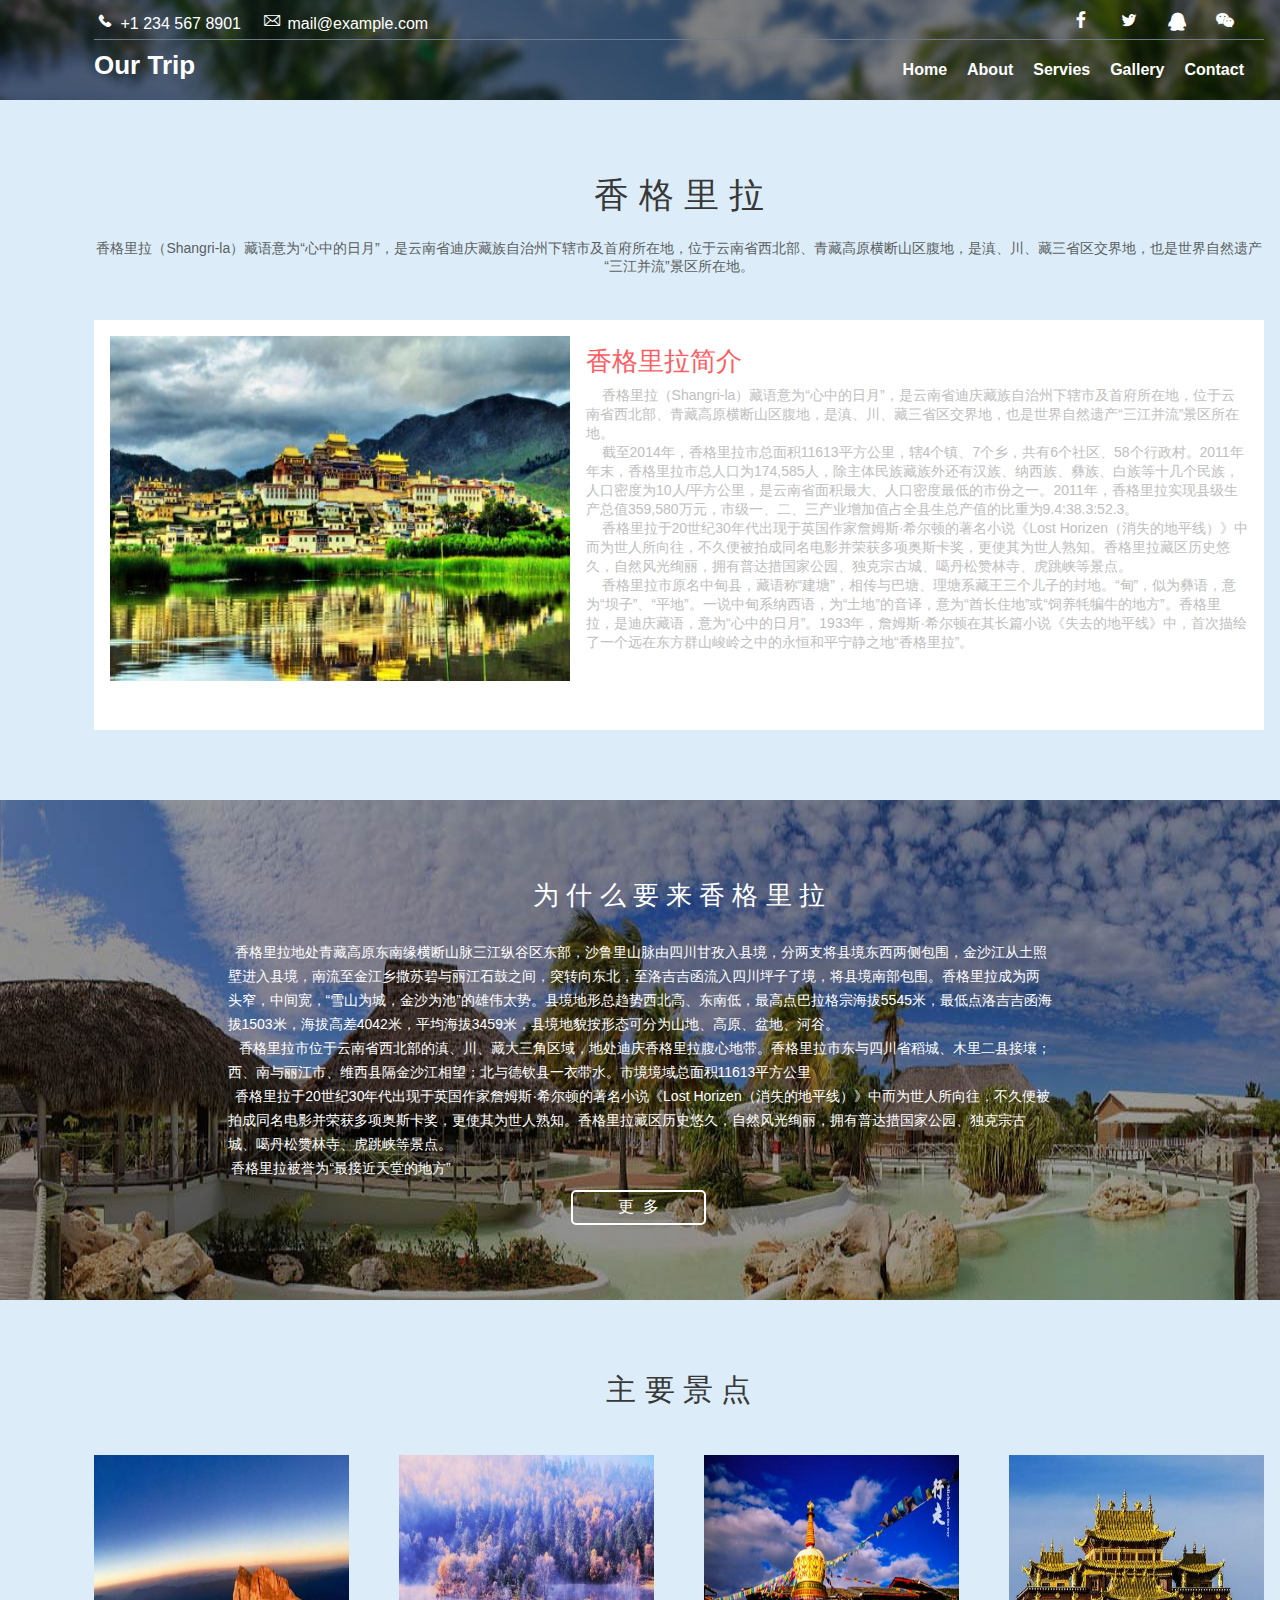
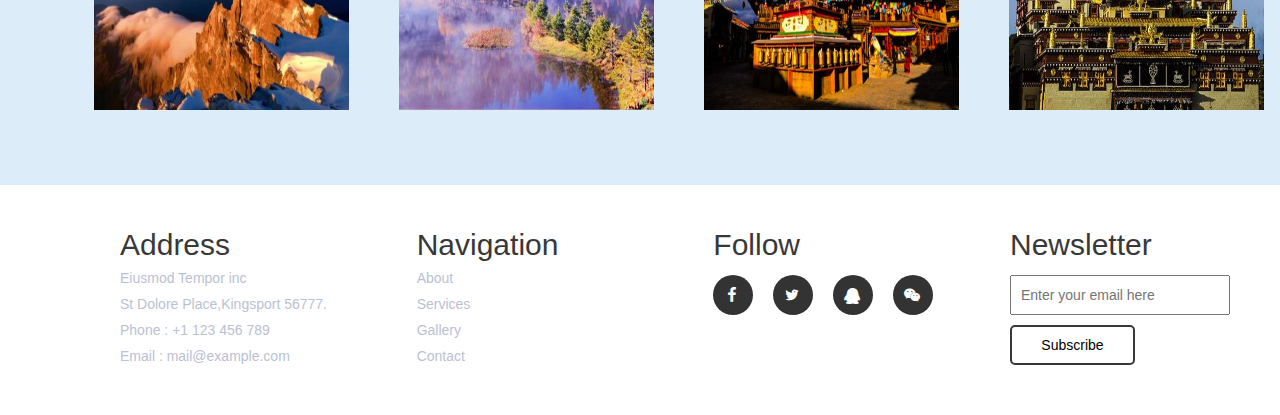
<file: 个人项目/xianggelila.html>
<!DOCTYPE html>
<html lang="en">
<head>
	<meta charset="UTF-8">
	<title>香格里拉</title>
	<link rel="stylesheet" href="css/xianggelila.css">
	<link rel="stylesheet" href="css/iconfont/iconfont.css">
	<script src="js/xianggelila.js"></script>
</head>
<body>
		<!-- banner图开始 -->
	<section class="banner">
		<ul class="bannertu">
			<li>
				<a href=""><img src="img/8.jpg" alt=""></a>
			</li>
		</ul>
	</section>
	<!-- banner图结束 -->
	<!-- banner图上的文字开始 -->
	<div class="top">
		<section class="banner-top">
			<div class="banner-left">				
				<li>
					<a href=""><i class="iconfont icon-iconorderdetailscellphone"></i> +1 234 567 8901</a>
				</li>
				<li>
					<a href=""><i class="iconfont icon-youjian"></i> mail@example.com</a>
				</li>				   
			</div>
			<div class="banner-right">
				<li>
				   <a href=""><i class="iconfont icon-facebookf"></i></a>
				</li>
				<li>
					<a href=""><i class="iconfont icon-xiaoniao"></i></a>
				</li>
				<li>
					<a href=""><i class="iconfont icon-qq"></i></a>
				</li>
				<li>
					<a href=""><i class="iconfont icon-weixin1"></i></a>
				</li>
			</div>
		</section>
		<section class="top2">
			<div class="top2-left">
				<a href=""><h2>Our Trip</h2></a>
			</div>
			<div class="top2-right">
				<li>
					<a href="index.html"><h6>Home</h6></a>		
				</li>
				<li>
					<a href=""><h6>About</h6></a>
				</li>
				<li>
					<a href=""><h6>Servies</h6></a>
				</li>
				<li>
					<a href=""><h6>Gallery</h6></a>
				</li>
				<li>
					<a href=""><h6>Contact</h6></a>
				</li>
			</div>
		</section>
	</div>
	<div class="kunming">
		<h1>香&nbsp格&nbsp里&nbsp拉</h1>
		<h6>香格里拉（Shangri-la）藏语意为“心中的日月”，是云南省迪庆藏族自治州下辖市及首府所在地，位于云南省西北部、青藏高原横断山区腹地，是滇、川、藏三省区交界地，也是世界自然遗产“三江并流”景区所在地。</h6>
		<div class="infor">
			<div class="imgleft">
				<a href=""><img src="img/香格里拉.jpg" alt="" class="img1"></a>
			</div>
			<div class="wenziright">
				<h5>香格里拉简介</h5>
				<div class="jianjie">
					<span>&nbsp&nbsp&nbsp&nbsp香格里拉（Shangri-la）藏语意为“心中的日月”，是云南省迪庆藏族自治州下辖市及首府所在地，位于云南省西北部、青藏高原横断山区腹地，是滇、川、藏三省区交界地，也是世界自然遗产“三江并流”景区所在地。<br>
					&nbsp&nbsp&nbsp&nbsp截至2014年，香格里拉市总面积11613平方公里，辖4个镇、7个乡，共有6个社区、58个行政村。2011年年末，香格里拉市总人口为174,585人，除主体民族藏族外还有汉族、纳西族、彝族、白族等十几个民族，人口密度为10人/平方公里，是云南省面积最大、人口密度最低的市份之一。2011年，香格里拉实现县级生产总值359,580万元，市级一、二、三产业增加值占全县生总产值的比重为9.4:38.3:52.3。<br>
					&nbsp&nbsp&nbsp&nbsp香格里拉于20世纪30年代出现于英国作家詹姆斯·希尔顿的著名小说《Lost Horizen（消失的地平线）》中而为世人所向往，不久便被拍成同名电影并荣获多项奥斯卡奖，更使其为世人熟知。香格里拉藏区历史悠久，自然风光绚丽，拥有普达措国家公园、独克宗古城、噶丹松赞林寺、虎跳峡等景点。<br>
					&nbsp&nbsp&nbsp&nbsp香格里拉市原名中甸县，藏语称“建塘”，相传与巴塘、理塘系藏王三个儿子的封地。“甸”，似为彝语，意为“坝子”、“平地”。一说中甸系纳西语，为“土地”的音译，意为“酋长住地”或“饲养牦犏牛的地方”。香格里拉，是迪庆藏语，意为“心中的日月”。1933年，詹姆斯·希尔顿在其长篇小说《失去的地平线》中，首次描绘了一个远在东方群山峻岭之中的永恒和平宁静之地“香格里拉”。
					</span>
				</div>
			</div>
		</div>
	</div>
	<!-- banner图上的文字结束 -->
	<section class="banner1">
		<ul class="bannertu1">
			<li>
				<a href=""><img src="img/o1.jpg" alt=""></a>
				<div class="wenzi2">
					<h4>为&nbsp什&nbsp么&nbsp要&nbsp来&nbsp香&nbsp格&nbsp里&nbsp拉</h4>
					<div class="wenzi3">
						<h6>&nbsp&nbsp香格里拉地处青藏高原东南缘横断山脉三江纵谷区东部，沙鲁里山脉由四川甘孜入县境，分两支将县境东西两侧包围，金沙江从土照壁进入县境，南流至金江乡撒苏碧与丽江石鼓之间，突转向东北，至洛吉吉函流入四川坪子了境，将县境南部包围。香格里拉成为两头窄，中间宽，“雪山为城，金沙为池”的雄伟太势。县境地形总趋势西北高、东南低，最高点巴拉格宗海拔5545米，最低点洛吉吉函海拔1503米，海拔高差4042米，平均海拔3459米，县境地貌按形态可分为山地、高原、盆地、河谷。</h6>
						<h6>&nbsp&nbsp&nbsp香格里拉市位于云南省西北部的滇、川、藏大三角区域，地处迪庆香格里拉腹心地带。香格里拉市东与四川省稻城、木里二县接壤；西、南与丽江市、维西县隔金沙江相望；北与德钦县一衣带水。市境境域总面积11613平方公里</h6>
						<h6>&nbsp&nbsp香格里拉于20世纪30年代出现于英国作家詹姆斯·希尔顿的著名小说《Lost Horizen（消失的地平线）》中而为世人所向往，不久便被拍成同名电影并荣获多项奥斯卡奖，更使其为世人熟知。香格里拉藏区历史悠久，自然风光绚丽，拥有普达措国家公园、独克宗古城、噶丹松赞林寺、虎跳峡等景点。</h6>
						<h6>&nbsp香格里拉被誉为“最接近天堂的地方”</h6>
					</div>
					<div class="btn2">
						<a href="">
						<button>更&nbsp&nbsp多</button>
                        </a>
					</div>
				</div>
			</li>

		</ul>
	</section>
	<section class="mainp">
		<h2>主&nbsp要&nbsp景&nbsp点</h2>
		<ul class="jingdian">
			<li class="li1">
			    <img src="img/哈巴雪山.jpg" alt=""> 
			    <div class="zhezhao1">
			    	<a href="" class="diming">
			    		<h6>哈巴雪山</h6>
			    	</a>
			    	<h5>云南省迪庆州香格里拉县</h5>
			    </div>
			</li>
			<li class="li2">
				<img src="img/普达措2.jpg" alt="">
				<div class="zhezhao2">
			    	<a href="" class="diming">
			    		<h6>普达措公园</h6>
			    	</a>
			    	<h5>云南省迪庆州香格里拉县</h5>
			    </div>
			</li>
			<li class="li3">
				<img src="img/独克宗.jpg" alt="">
				<div class="zhezhao3">
			    	<a href="" class="diming">
			    		<h6>独克宗古城</h6>
			    	</a>
			    	<h5>云南省迪庆州香格里拉县</h5>
			    </div>
			</li>
			<li class="li4">
				<img src="img/松赞林.jpg" alt="">
				<div class="zhezhao4">
			    	<a href="" class="diming">
			    		<h6>松赞林寺</h6>
			    	</a>
			    	<h5>云南省迪庆州香格里拉县</h5>
			    </div>
			</li>
		</ul>
	</section>
	<!-- 底部开始 -->
	<div class="bottom">
		<ul>
			<li>
			    <h3>Address</h3>
			    <div class="rest">
			    	<h6>Eiusmod Tempor inc <br>
                        St Dolore Place,Kingsport 56777. <br>
                        Phone : +1 123 456 789 <br>
                        Email : mail@example.com
                    </h6>
			    </div>
			</li>
			<li>
				<h3>Navigation</h3>
				<div class="rest">
					<h6>
						<a href=""> About </a>  
					</h6>
					<h6>
						<a href="">Services</a>
					</h6>
					<h6>
						<a href="">Gallery </a>
					</h6>
					<h6>
						<a href="">Contact</a>
					</h6>					
				</div>
			</li>
			<li class="icon4">
				<h3>Follow</h3>
				<div class="rest2">
					<div class="yuan">
						<a href=""><i class="iconfont icon-facebookf"></i></a>
					</div>
					<div class="yuan">
						<a href=""><i class="iconfont icon-xiaoniao"></i></a>
					</div>
					<div class="yuan">
						<a href=""><i class="iconfont icon-qq"></i></a>
					</div>
					<div class="yuan">
						<a href=""><i class="iconfont icon-weixin1"></i></a>
					</div>
				</div>
			</li>
			<li class="enter2">
				<h3>Newsletter</h3>
				<div class="rest3">
					<textarea name="" id="" placeholder="Enter your email here"></textarea>
				</div>
				<div class="rest4">
					<button>Subscribe</button>
				</div>
			</li>
		</ul>
	</div>
	<!-- 底部结束 -->
	
</body>
</html>
</file>
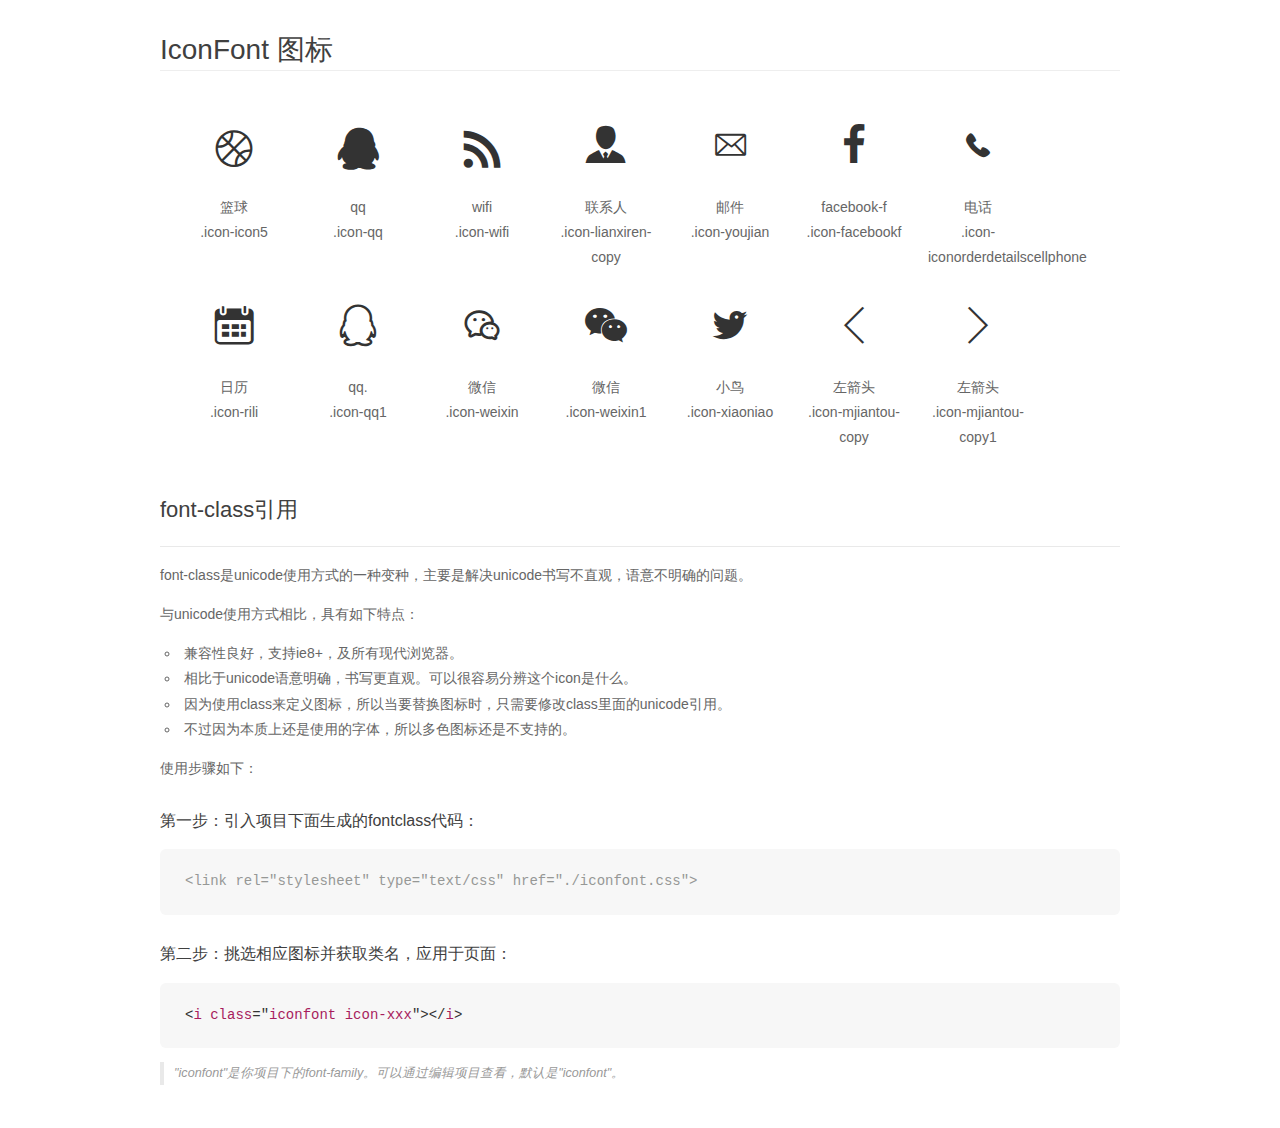
<file: 个人项目/css/iconfont/demo_fontclass.html>
<!DOCTYPE html>
<html>
<head>
    <meta charset="utf-8"/>
    <title>IconFont</title>
    <link rel="stylesheet" href="demo.css">
    <link rel="stylesheet" href="iconfont.css">
</head>
<body>
    <div class="main markdown">
        <h1>IconFont 图标</h1>
        <ul class="icon_lists clear">
            
                <li>
                <i class="icon iconfont icon-icon5"></i>
                    <div class="name">篮球</div>
                    <div class="fontclass">.icon-icon5</div>
                </li>
            
                <li>
                <i class="icon iconfont icon-qq"></i>
                    <div class="name">qq</div>
                    <div class="fontclass">.icon-qq</div>
                </li>
            
                <li>
                <i class="icon iconfont icon-wifi"></i>
                    <div class="name">wifi</div>
                    <div class="fontclass">.icon-wifi</div>
                </li>
            
                <li>
                <i class="icon iconfont icon-lianxiren-copy"></i>
                    <div class="name">联系人</div>
                    <div class="fontclass">.icon-lianxiren-copy</div>
                </li>
            
                <li>
                <i class="icon iconfont icon-youjian"></i>
                    <div class="name">邮件</div>
                    <div class="fontclass">.icon-youjian</div>
                </li>
            
                <li>
                <i class="icon iconfont icon-facebookf"></i>
                    <div class="name">facebook-f</div>
                    <div class="fontclass">.icon-facebookf</div>
                </li>
            
                <li>
                <i class="icon iconfont icon-iconorderdetailscellphone"></i>
                    <div class="name">电话</div>
                    <div class="fontclass">.icon-iconorderdetailscellphone</div>
                </li>
            
                <li>
                <i class="icon iconfont icon-rili"></i>
                    <div class="name">日历</div>
                    <div class="fontclass">.icon-rili</div>
                </li>
            
                <li>
                <i class="icon iconfont icon-qq1"></i>
                    <div class="name">qq.</div>
                    <div class="fontclass">.icon-qq1</div>
                </li>
            
                <li>
                <i class="icon iconfont icon-weixin"></i>
                    <div class="name">微信</div>
                    <div class="fontclass">.icon-weixin</div>
                </li>
            
                <li>
                <i class="icon iconfont icon-weixin1"></i>
                    <div class="name">微信</div>
                    <div class="fontclass">.icon-weixin1</div>
                </li>
            
                <li>
                <i class="icon iconfont icon-xiaoniao"></i>
                    <div class="name">小鸟</div>
                    <div class="fontclass">.icon-xiaoniao</div>
                </li>
            
                <li>
                <i class="icon iconfont icon-mjiantou-copy"></i>
                    <div class="name">左箭头</div>
                    <div class="fontclass">.icon-mjiantou-copy</div>
                </li>
            
                <li>
                <i class="icon iconfont icon-mjiantou-copy1"></i>
                    <div class="name">左箭头</div>
                    <div class="fontclass">.icon-mjiantou-copy1</div>
                </li>
            
        </ul>

        <h2 id="font-class-">font-class引用</h2>
        <hr>

        <p>font-class是unicode使用方式的一种变种，主要是解决unicode书写不直观，语意不明确的问题。</p>
        <p>与unicode使用方式相比，具有如下特点：</p>
        <ul>
        <li>兼容性良好，支持ie8+，及所有现代浏览器。</li>
        <li>相比于unicode语意明确，书写更直观。可以很容易分辨这个icon是什么。</li>
        <li>因为使用class来定义图标，所以当要替换图标时，只需要修改class里面的unicode引用。</li>
        <li>不过因为本质上还是使用的字体，所以多色图标还是不支持的。</li>
        </ul>
        <p>使用步骤如下：</p>
        <h3 id="-fontclass-">第一步：引入项目下面生成的fontclass代码：</h3>


        <pre><code class="lang-js hljs javascript"><span class="hljs-comment">&lt;link rel="stylesheet" type="text/css" href="./iconfont.css"&gt;</span></code></pre>
        <h3 id="-">第二步：挑选相应图标并获取类名，应用于页面：</h3>
        <pre><code class="lang-css hljs">&lt;<span class="hljs-selector-tag">i</span> <span class="hljs-selector-tag">class</span>="<span class="hljs-selector-tag">iconfont</span> <span class="hljs-selector-tag">icon-xxx</span>"&gt;&lt;/<span class="hljs-selector-tag">i</span>&gt;</code></pre>
        <blockquote>
        <p>"iconfont"是你项目下的font-family。可以通过编辑项目查看，默认是"iconfont"。</p>
        </blockquote>
    </div>
</body>
</html>
</file>
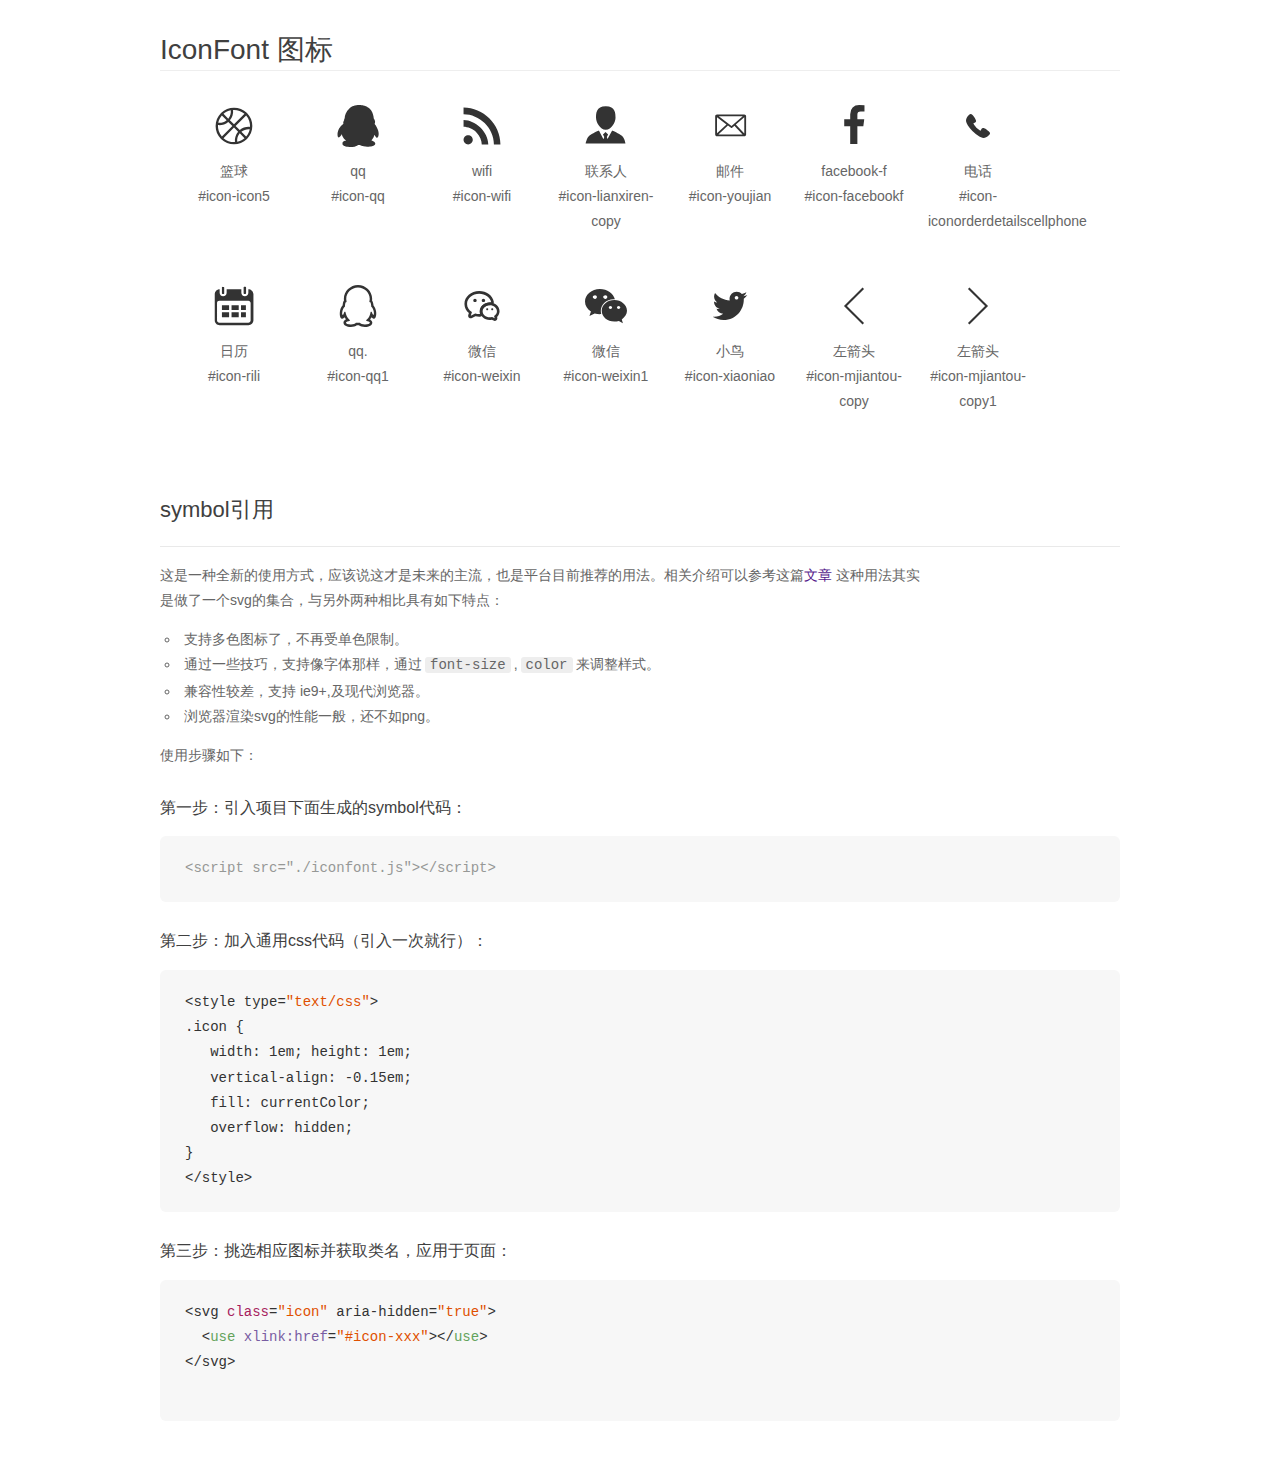
<file: 个人项目/css/iconfont/demo_symbol.html>
<!DOCTYPE html>
<html>
<head>
    <meta charset="utf-8"/>
    <title>IconFont</title>
    <link rel="stylesheet" href="demo.css">
    <script src="iconfont.js"></script>

    <style type="text/css">
        .icon {
          /* 通过设置 font-size 来改变图标大小 */
          width: 1em; height: 1em;
          /* 图标和文字相邻时，垂直对齐 */
          vertical-align: -0.15em;
          /* 通过设置 color 来改变 SVG 的颜色/fill */
          fill: currentColor;
          /* path 和 stroke 溢出 viewBox 部分在 IE 下会显示
             normalize.css 中也包含这行 */
          overflow: hidden;
        }

    </style>
</head>
<body>
    <div class="main markdown">
        <h1>IconFont 图标</h1>
        <ul class="icon_lists clear">
            
                <li>
                    <svg class="icon" aria-hidden="true">
                        <use xlink:href="#icon-icon5"></use>
                    </svg>
                    <div class="name">篮球</div>
                    <div class="fontclass">#icon-icon5</div>
                </li>
            
                <li>
                    <svg class="icon" aria-hidden="true">
                        <use xlink:href="#icon-qq"></use>
                    </svg>
                    <div class="name">qq</div>
                    <div class="fontclass">#icon-qq</div>
                </li>
            
                <li>
                    <svg class="icon" aria-hidden="true">
                        <use xlink:href="#icon-wifi"></use>
                    </svg>
                    <div class="name">wifi</div>
                    <div class="fontclass">#icon-wifi</div>
                </li>
            
                <li>
                    <svg class="icon" aria-hidden="true">
                        <use xlink:href="#icon-lianxiren-copy"></use>
                    </svg>
                    <div class="name">联系人</div>
                    <div class="fontclass">#icon-lianxiren-copy</div>
                </li>
            
                <li>
                    <svg class="icon" aria-hidden="true">
                        <use xlink:href="#icon-youjian"></use>
                    </svg>
                    <div class="name">邮件</div>
                    <div class="fontclass">#icon-youjian</div>
                </li>
            
                <li>
                    <svg class="icon" aria-hidden="true">
                        <use xlink:href="#icon-facebookf"></use>
                    </svg>
                    <div class="name">facebook-f</div>
                    <div class="fontclass">#icon-facebookf</div>
                </li>
            
                <li>
                    <svg class="icon" aria-hidden="true">
                        <use xlink:href="#icon-iconorderdetailscellphone"></use>
                    </svg>
                    <div class="name">电话</div>
                    <div class="fontclass">#icon-iconorderdetailscellphone</div>
                </li>
            
                <li>
                    <svg class="icon" aria-hidden="true">
                        <use xlink:href="#icon-rili"></use>
                    </svg>
                    <div class="name">日历</div>
                    <div class="fontclass">#icon-rili</div>
                </li>
            
                <li>
                    <svg class="icon" aria-hidden="true">
                        <use xlink:href="#icon-qq1"></use>
                    </svg>
                    <div class="name">qq.</div>
                    <div class="fontclass">#icon-qq1</div>
                </li>
            
                <li>
                    <svg class="icon" aria-hidden="true">
                        <use xlink:href="#icon-weixin"></use>
                    </svg>
                    <div class="name">微信</div>
                    <div class="fontclass">#icon-weixin</div>
                </li>
            
                <li>
                    <svg class="icon" aria-hidden="true">
                        <use xlink:href="#icon-weixin1"></use>
                    </svg>
                    <div class="name">微信</div>
                    <div class="fontclass">#icon-weixin1</div>
                </li>
            
                <li>
                    <svg class="icon" aria-hidden="true">
                        <use xlink:href="#icon-xiaoniao"></use>
                    </svg>
                    <div class="name">小鸟</div>
                    <div class="fontclass">#icon-xiaoniao</div>
                </li>
            
                <li>
                    <svg class="icon" aria-hidden="true">
                        <use xlink:href="#icon-mjiantou-copy"></use>
                    </svg>
                    <div class="name">左箭头</div>
                    <div class="fontclass">#icon-mjiantou-copy</div>
                </li>
            
                <li>
                    <svg class="icon" aria-hidden="true">
                        <use xlink:href="#icon-mjiantou-copy1"></use>
                    </svg>
                    <div class="name">左箭头</div>
                    <div class="fontclass">#icon-mjiantou-copy1</div>
                </li>
            
        </ul>


        <h2 id="symbol-">symbol引用</h2>
        <hr>

        <p>这是一种全新的使用方式，应该说这才是未来的主流，也是平台目前推荐的用法。相关介绍可以参考这篇<a href="">文章</a>
        这种用法其实是做了一个svg的集合，与另外两种相比具有如下特点：</p>
        <ul>
          <li>支持多色图标了，不再受单色限制。</li>
          <li>通过一些技巧，支持像字体那样，通过<code>font-size</code>,<code>color</code>来调整样式。</li>
          <li>兼容性较差，支持 ie9+,及现代浏览器。</li>
          <li>浏览器渲染svg的性能一般，还不如png。</li>
        </ul>
        <p>使用步骤如下：</p>
        <h3 id="-symbol-">第一步：引入项目下面生成的symbol代码：</h3>
        <pre><code class="lang-js hljs javascript"><span class="hljs-comment">&lt;script src="./iconfont.js"&gt;&lt;/script&gt;</span></code></pre>
        <h3 id="-css-">第二步：加入通用css代码（引入一次就行）：</h3>
        <pre><code class="lang-js hljs javascript">&lt;style type=<span class="hljs-string">"text/css"</span>&gt;
.icon {
   width: <span class="hljs-number">1</span>em; height: <span class="hljs-number">1</span>em;
   vertical-align: <span class="hljs-number">-0.15</span>em;
   fill: currentColor;
   overflow: hidden;
}
&lt;<span class="hljs-regexp">/style&gt;</span></code></pre>
        <h3 id="-">第三步：挑选相应图标并获取类名，应用于页面：</h3>
        <pre><code class="lang-js hljs javascript">&lt;svg <span class="hljs-class"><span class="hljs-keyword">class</span></span>=<span class="hljs-string">"icon"</span> aria-hidden=<span class="hljs-string">"true"</span>&gt;<span class="xml"><span class="hljs-tag">
  &lt;<span class="hljs-name">use</span> <span class="hljs-attr">xlink:href</span>=<span class="hljs-string">"#icon-xxx"</span>&gt;</span><span class="hljs-tag">&lt;/<span class="hljs-name">use</span>&gt;</span>
</span>&lt;<span class="hljs-regexp">/svg&gt;
        </span></code></pre>
    </div>
</body>
</html>
</file>
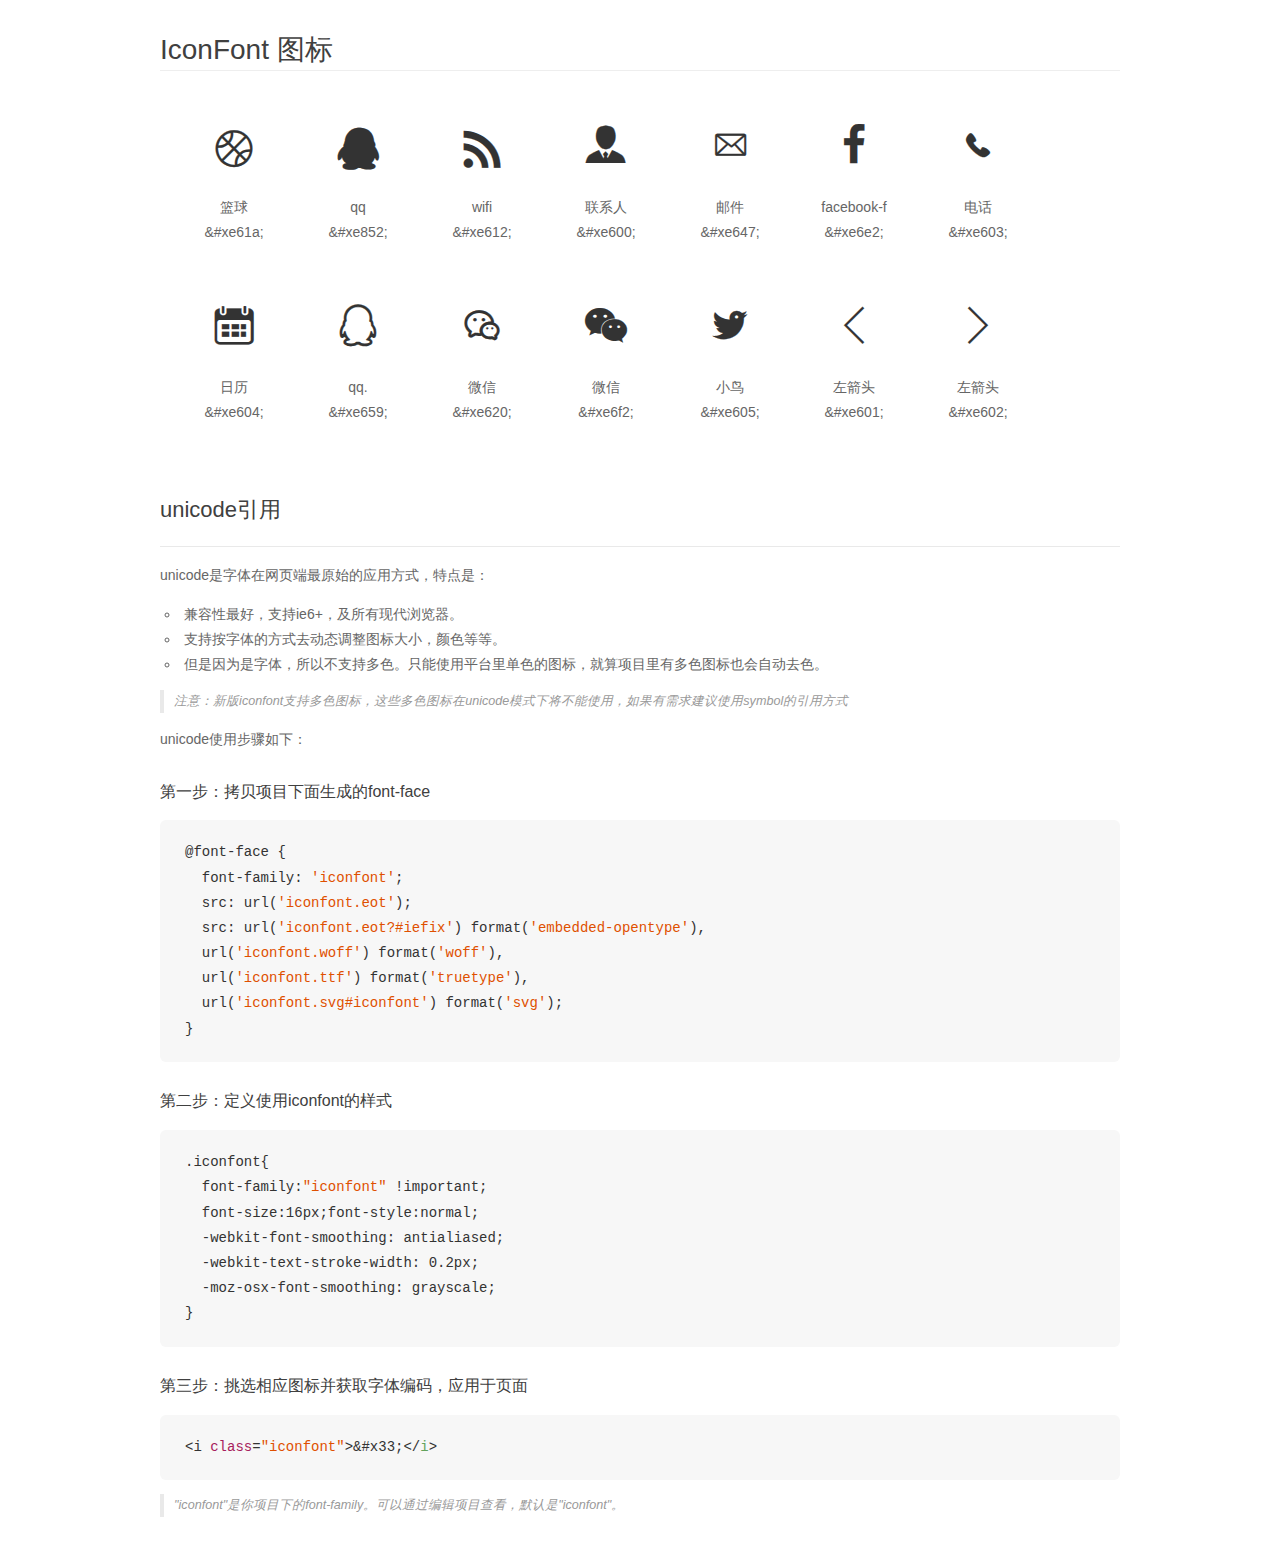
<file: 个人项目/css/iconfont/demo_unicode.html>
<!DOCTYPE html>
<html>
<head>
    <meta charset="utf-8"/>
    <title>IconFont</title>
    <link rel="stylesheet" href="demo.css">

    <style type="text/css">

        @font-face {font-family: "iconfont";
          src: url('iconfont.eot'); /* IE9*/
          src: url('iconfont.eot#iefix') format('embedded-opentype'), /* IE6-IE8 */
          url('iconfont.woff') format('woff'), /* chrome, firefox */
          url('iconfont.ttf') format('truetype'), /* chrome, firefox, opera, Safari, Android, iOS 4.2+*/
          url('iconfont.svg#iconfont') format('svg'); /* iOS 4.1- */
        }

        .iconfont {
          font-family:"iconfont" !important;
          font-size:16px;
          font-style:normal;
          -webkit-font-smoothing: antialiased;
          -webkit-text-stroke-width: 0.2px;
          -moz-osx-font-smoothing: grayscale;
        }

    </style>
</head>
<body>
    <div class="main markdown">
        <h1>IconFont 图标</h1>
        <ul class="icon_lists clear">
            
                <li>
                <i class="icon iconfont">&#xe61a;</i>
                    <div class="name">篮球</div>
                    <div class="code">&amp;#xe61a;</div>
                </li>
            
                <li>
                <i class="icon iconfont">&#xe852;</i>
                    <div class="name">qq</div>
                    <div class="code">&amp;#xe852;</div>
                </li>
            
                <li>
                <i class="icon iconfont">&#xe612;</i>
                    <div class="name">wifi</div>
                    <div class="code">&amp;#xe612;</div>
                </li>
            
                <li>
                <i class="icon iconfont">&#xe600;</i>
                    <div class="name">联系人</div>
                    <div class="code">&amp;#xe600;</div>
                </li>
            
                <li>
                <i class="icon iconfont">&#xe647;</i>
                    <div class="name">邮件</div>
                    <div class="code">&amp;#xe647;</div>
                </li>
            
                <li>
                <i class="icon iconfont">&#xe6e2;</i>
                    <div class="name">facebook-f</div>
                    <div class="code">&amp;#xe6e2;</div>
                </li>
            
                <li>
                <i class="icon iconfont">&#xe603;</i>
                    <div class="name">电话</div>
                    <div class="code">&amp;#xe603;</div>
                </li>
            
                <li>
                <i class="icon iconfont">&#xe604;</i>
                    <div class="name">日历</div>
                    <div class="code">&amp;#xe604;</div>
                </li>
            
                <li>
                <i class="icon iconfont">&#xe659;</i>
                    <div class="name">qq.</div>
                    <div class="code">&amp;#xe659;</div>
                </li>
            
                <li>
                <i class="icon iconfont">&#xe620;</i>
                    <div class="name">微信</div>
                    <div class="code">&amp;#xe620;</div>
                </li>
            
                <li>
                <i class="icon iconfont">&#xe6f2;</i>
                    <div class="name">微信</div>
                    <div class="code">&amp;#xe6f2;</div>
                </li>
            
                <li>
                <i class="icon iconfont">&#xe605;</i>
                    <div class="name">小鸟</div>
                    <div class="code">&amp;#xe605;</div>
                </li>
            
                <li>
                <i class="icon iconfont">&#xe601;</i>
                    <div class="name">左箭头</div>
                    <div class="code">&amp;#xe601;</div>
                </li>
            
                <li>
                <i class="icon iconfont">&#xe602;</i>
                    <div class="name">左箭头</div>
                    <div class="code">&amp;#xe602;</div>
                </li>
            
        </ul>
        <h2 id="unicode-">unicode引用</h2>
        <hr>

        <p>unicode是字体在网页端最原始的应用方式，特点是：</p>
        <ul>
        <li>兼容性最好，支持ie6+，及所有现代浏览器。</li>
        <li>支持按字体的方式去动态调整图标大小，颜色等等。</li>
        <li>但是因为是字体，所以不支持多色。只能使用平台里单色的图标，就算项目里有多色图标也会自动去色。</li>
        </ul>
        <blockquote>
        <p>注意：新版iconfont支持多色图标，这些多色图标在unicode模式下将不能使用，如果有需求建议使用symbol的引用方式</p>
        </blockquote>
        <p>unicode使用步骤如下：</p>
        <h3 id="-font-face">第一步：拷贝项目下面生成的font-face</h3>
        <pre><code class="lang-js hljs javascript">@font-face {
  font-family: <span class="hljs-string">'iconfont'</span>;
  src: url(<span class="hljs-string">'iconfont.eot'</span>);
  src: url(<span class="hljs-string">'iconfont.eot?#iefix'</span>) format(<span class="hljs-string">'embedded-opentype'</span>),
  url(<span class="hljs-string">'iconfont.woff'</span>) format(<span class="hljs-string">'woff'</span>),
  url(<span class="hljs-string">'iconfont.ttf'</span>) format(<span class="hljs-string">'truetype'</span>),
  url(<span class="hljs-string">'iconfont.svg#iconfont'</span>) format(<span class="hljs-string">'svg'</span>);
}
</code></pre>
        <h3 id="-iconfont-">第二步：定义使用iconfont的样式</h3>
        <pre><code class="lang-js hljs javascript">.iconfont{
  font-family:<span class="hljs-string">"iconfont"</span> !important;
  font-size:<span class="hljs-number">16</span>px;font-style:normal;
  -webkit-font-smoothing: antialiased;
  -webkit-text-stroke-width: <span class="hljs-number">0.2</span>px;
  -moz-osx-font-smoothing: grayscale;
}
</code></pre>
        <h3 id="-">第三步：挑选相应图标并获取字体编码，应用于页面</h3>
        <pre><code class="lang-js hljs javascript">&lt;i <span class="hljs-class"><span class="hljs-keyword">class</span></span>=<span class="hljs-string">"iconfont"</span>&gt;&amp;#x33;<span class="xml"><span class="hljs-tag">&lt;/<span class="hljs-name">i</span>&gt;</span></span></code></pre>

        <blockquote>
        <p>"iconfont"是你项目下的font-family。可以通过编辑项目查看，默认是"iconfont"。</p>
        </blockquote>
    </div>


</body>
</html>
</file>
<file: 个人项目/css/index.css>
@import url('base.css');
.banner{
	width: 100%;
	height: 650px;
	overflow: hidden;
	position: relative;
}
.bl{
	width: 50px;
	height: 50px;
	border-radius: 50%;
	background: rgba(0, 0, 0, 0.8);
	position: absolute;
    left: 94px;
    top: 50%;
    margin-top: -25px;
    opacity: 0;
}
.bl a{
	display: block;
	margin-left: 15px;
}
.bl a i{
	font-size: 20px;
	color: #fff;
	line-height: 50px;
	text-align: center;
    font-weight: 600;
}
.br{
	width: 50px;
	height: 50px;
	border-radius: 50%;
	background: rgba(0, 0, 0, 0.8);
	position: absolute;
    right: 94px;
    top: 50%;
    margin-top: -25px;
    opacity: 0;
}
.br a{
	display: block;
	margin-left: 15px;
}
.br a i{
	font-size: 20px;
	color: #fff;
	line-height: 50px;
	text-align: center;
    font-weight: 600;
}
.bannertu{
	width: 100%;
	height: 650px;
	position: relative;

}
.bannertu li{
	width: 100%;
	height: 100%;
	position: absolute;
	left: 0;
	top: 0;
}
.bannertu li a{
	display: block;
	width: 100%;
	height: 100%;
}
.bannertu li a img{
	display: block;
	width: 100%;
	height: 100%;
}
.top{
	width: 1170px;
	height: 100px;
	position: absolute;
	/* background: red; */
	left: 94px;
	top: 0;
	z-index: 999;

}
.banner-top{
	width: 1170px;
	padding-top: 10px;
	padding-bottom: 10px;
	height: 40px;
	border-bottom: 1px solid #6B7A8D;
}
.banner-left{
	float: left;
}
.banner-left li{
	float: left;
	margin-right: 20px;
}	
.banner-left li a{
   /* font-size: 20px; */
   color: #fff;
   line-height: 22px;
}
.banner-left li a i{
	font-size: 22px;
}
.banner-right{
	float: right;
} 
.banner-right li{
	float: left;
	margin-right: 30px;
}
.banner-right li a i{
	font-size: 18px;
	color: #fff;
}
.banner-right li a i:hover{
	color: #FD5C63;
}
.top2{
	width: 100%;
	height: 60px;
	/* background: yellow; */
	padding-top: 10px;
	padding-bottom: 10px;
}
.top2-left{
	float: left;
}
.top2-left a h2{
	color: #fff;
	font-size: 26px;
}
.top2-right{
	float: right;
}
.top2-right li{
	float: left;
	margin-right: 20px;
	line-height: 40px;
}
.top2-right li a h6{
	font-size: 16px;
	color: #fff;
	transition: all .5s;
}
.top2-right li a .home{
	color: #FD5C63;
}
.top2-right li a h6:hover{
	color: #FD5C63;
}
.sec{
	width: 100%;
	height: 540px;
	background: #DCEDF9;
}
.sec1{
	width: 100%;
	height: 120px;
	/* background: red; */
	padding-top: 60px;
}
.sec1 h3{
	font-size: 32px;
	color: #383838;
	line-height: 60px;
	text-align: center;
}
.sec2{
	width: 100%;
	height: 30px;
	/* background: yellow; */
}
.sec2 h6{
	font-size: 10px;
	color: #473D38;
	line-height: 30px;
	text-align: center;
	font-weight: normal;
}
.sec3{
	height: 300px;
	padding-top: 65px;
	padding-right: 94px;
	padding-left: 94px;
	display: flex;
	justify-content: space-between;
}
.sec3 li{
	width: 255px;
	height: 255px;
	/* background: yellow; */
	border-radius: 50%;
	position: relative;
}
.sec3 li a{
	display: block;
	width: 100%;
	height: 100%;
}
.sec3 li a img{
	display: block;
	width: 100%;
	height: 100%;
}
.wenzi{
	width: 255px;
	height: 255px;
	border-radius: 50%;
	position: absolute;
	top: 0;
	left: 0;
	z-index: 666;
}
.wenzi a h6{
	font-size: 30px;
    color: #fff;
    line-height: 255px;
    text-align: center;
    font-weight: normal;
}
.yuanhuan{
	width: 100px;
	height: 100px;
	border: 1px solid #fff;
	border-radius: 50%;
	position: absolute;
	top: 0;
	bottom: 0;
	margin-top: auto;
	margin-bottom: auto;
	left: 77px;
	opacity: 0;
	transition: all .5s;
}
.sec3 li:hover .yuanhuan{
	opacity: 1;
	transform: scale(2, 2);
}
.three{
	width: 100%;
	height: 513px;
	background: #CEDDB6;
	padding: 65px 0;
}
.photo{
	width: 1140px;
	height: 385px;
	margin: 0 auto;
	background: yellow;
	position: relative;
}
.photo a{
	display: block;
	width: 100%;
	height: 100%;
}
.photo a img{
	display: block;
	width: 100%;
	height: 100%;
}
.wenzibox{
	width: 1140px;
	height: 385px;
	padding: 80px 60px;
	/* background: yellow; */
	position: absolute;
	top: 0;
	left: 0;
	z-index: 999;
}
.wenzibox h5{
	width: 1017px;
	height: 85px;
	font-size: 60px;
	color: #fff;
	font-weight: normal;
	text-align: center;
}
.wenzibox h6{
	width: 1017px;
	font-size: 14px;
	color: #fff;
	text-align: center;
	font-weight: normal;
	margin-top: 20px;
}
.wenzibox .h61{
	margin-left: 5px;
	margin-top: 0;
}
.wenzibox .btn{
	width: 123px;
	height: 33px;
	background: #fff;
	margin: 40px auto;
	border-radius: 5px;
	transition: all .5s;
}
.wenzibox .btn:hover{
	background: #FD5C7B;	
}
.wenzibox .btn a{
	display: block;
	width: 123px;
	height: 33px;
}
.wenzibox .btn a h6{
	width: 123px;
	height: 33px;
	color: #3E3838;
	font-size: 14px;
	font-weight: normal;
	text-align: center;
	line-height: 33px;
}
.wenzibox .btn:hover a h6{
	color: #fff;
}
.four{
	width: 100%;
	height: 680px;
	background: #DCEDF9;
	padding: 40px 120px;
}
.four h1{
	width: 312px;
	height: 50px;
	margin: 0 auto;
	font-size: 40px;
	color: #383838;
	font-weight: normal;
	text-align: center;
}
.four h6{
	width: 630px;
	height: 20px;
	margin: 20px auto;
	font-weight: normal;
	font-size: 14px;
	color: #3E3838;
}
.four .four1{
	width: 1110px;
	height: 432px;
	margin-top: 65px;
	display: flex;
	justify-content: space-between;
}
.four .four1 li{
	width: 350px;
	height: 432px;
	background: #fff;
	overflow: hidden;
}
.four .four1 li .litop{
    width: 334px;
    height: 188px;
    margin: 0 auto;
    margin-top: 8px;
}
.four .four1 li .litop a{
	display: block;
	width: 334px;
    height: 188px;
}
.four .four1 li .litop a img{
	display: block;
	width: 334px;
    height: 188px;
}
.four .four1 li .limid{
	width: 310px;
	height: 20px;
	margin: 10px auto;
}
.four .four1 li .limid .midleft{
	width: 100px;
	height: 100%;
	float: left;
}
.four .four1 li .limid .midleft a i{
	font-size: 14px;
	color: #383838;
}
.four .four1 li .limid .midleft a i:hover{
	color: #FD5C63;
}
.four .four1 li .limid .midright{
	width: 130px;
	height: 100%;
	float: right;
}
.four .four1 li .limid .midright a i{
	font-size: 14px;
	color: #383838;
}
.four .four1 li .libott{
	width: 310px;
	height: 40px;
	margin: 10px auto;
}
.four .four1 li .libott a h6{
    font-size: 16px;
    color: #FD5C63;
    font-weight: 600;
}
.four .four1 li .libott a h6:hover{
	color: #000;
}
.four .four1 li .libott2{
	width: 310px;
	height: 120px;
	margin: 10px auto;
}
.four .four1 li .libott2 h6{
	font-size: 16px;
	font-weight: normal;
	line-height: 26px;
	color: #C9BBBB;
}
.bottom{
	width: 100%;
	height: 230px;
	background: #fff;
	padding: 40px 120px;
}
.bottom ul{
	width: 1110px;
	height: 141px;
	display: flex;
	justify-content: space-between;
}
.bottom ul li{
	width: 220px;
	height: 155px;
	background: #fff;
}
.bottom ul li h3{
	width: 100%;
	height: 40px;
	font-size: 30px;
	color: #383838;
	line-height: 40px;
	font-weight: normal;

}
.bottom ul li .rest{
	width: 100%;
	height: 100px;
}
.bottom ul li .rest h6{
	font-size: 14px;
	color: #BBC1D2;
	line-height: 26px;
	font-weight: normal;
}
.bottom ul li .rest h6 a{
	font-size: 14px;
	color: #BBC1D2;
}
.bottom ul .icon4 .rest2{
	width: 220px;
	height: 40px;
	margin-top: 10px;
	display: flex;
	justify-content: space-between;
}
.bottom ul .icon4 .rest2 .yuan{
	width: 40px;
	height: 40px;
	background: rgba(0, 0, 0, 0.8);
	border-radius: 50%;
	transition: all .5s;
}
.bottom ul .icon4 .rest2 .yuan:hover{
	background: #FD5C63;
}
.bottom ul .icon4 .rest2 .yuan a{
	display: block;
	width: 29px;
	height: 40px;
	border-radius: 50%;
	padding-left: 11px;
}
.icon4 .rest2 .yuan a i{
	font-size: 16px;
	color: #fff;
	text-align: center;
	line-height: 40px;
}
.bottom ul .enter2 .rest3{
	width: 220px;
	height: 40px;
	margin-top: 10px;
}
.bottom ul .enter2 .rest3 textarea{
	width: 220px;
	height: 40px;
	resize: none;
	outline: none;
	font-size: 14px;
	line-height: 38px;
	padding-left: 10px;
}
.bottom ul .enter2 .rest4{
	width: 220px;
	height: 40px;
	margin-top: 10px;
}
.bottom ul .enter2 .rest4 button{
	width: 125px;
	height: 40px;
	border: 2px solid #383838;
	outline: none;
	background: #fff;
	border-radius: 5px;
	font-size: 14px;
	transition: all .5s;
}
.bottom ul .enter2 .rest4 button:hover{
	border: 2px solid #FD5C63;
	color: #FD5C63;
}
</file>
<file: 个人项目/css/response.css>
/*
* @Author: DELL-PC
* @Date:   2017-08-29 09:58:36
* @Last Modified by:   DELL-PC
* @Last Modified time: 2017-08-30 08:42:50
*/
.container{
	height: auto;
	overflow: hidden;
	margin-left: auto;
	margin-right: auto;
	padding-left: 15px;     
	/* 数字15可自定 */
	padding-right: 15px;
	box-sizing: border-box;
}
.container-fluid{
	height: auto;
	overflow: hidden;
	margin-left: auto;
	margin-right: auto;
	box-sizing: border-box;
}
.row{
	height: auto;
	overflow: hidden;
	/* margin-left: -15px;
	margin-right: -15px; */
	box-sizing: border-box;
}
/* 清除浮动引发的bug */
.row::before,.row::after{
	content: "";
	display: block;
	width: 0;
	height: 0;
	line-height: 0;
	clear: both;
}
[class*="col-"]{
	float: left;
	padding-left: 15px;
	padding-right: 15px;
	box-sizing: border-box;
}
/* 手机端<768 col-xs- */
@media screen and (max-width: 768px){
    .col-xs-1{
    	width: 8.333333%;
    }
    .col-xs-2{
    	width: 16.666666%;
    }
    .col-xs-3{
    	width: 25%;
    }
    .col-xs-4{
    	width: 33.333333%;
    }
    .col-xs-5{
    	width: 41.666666%;
    }
    .col-xs-6{
    	width: 50%;
    }
    .col-xs-7{
    	width: 58.333333%;
    }
    .col-xs-8{
    	width: 66.666666%;
    }
    .col-xs-9{
    	width: 75%
    }
    .col-xs-10{
    	width: 83.333333%;
    }
    .col-xs-11{
    	width: 91.666666%;
    }
    .col-xs-12{
    	width: 100%;
    }
    .hidden-xs{
    	display: none;
    }
    .col-xs-pull-1{
        position: relative;
        right: 8.333333%;
    }
    .col-xs-pull-2{
        position: relative;
        right: 16.666666%;
    }
    .col-xs-pull-3{
        position: relative;
        right: 25%;
    }
    .col-xs-pull-4{
        position: relative;
        right: 33.333333%;
    }
    .col-xs-pull-5{
        position: relative;
        right: 41.666666%;
    }
    .col-xs-pull-6{
        position: relative;
        right: 50%;
    }
    .col-xs-pull-7{
        position: relative;
        right: 58.333333%;
    }
    .col-xs-pull-8{
        position: relative;
        right: 66.666666%;
    }
    .col-xs-pull-9{
        position: relative;
        right: 75%;
    }
    .col-xs-pull-10{
        position: relative;
        right: 83.33333%;
    }
    .col-xs-pull-11{
        position: relative;
        right: 91.666666%;
    }
    .col-xs-pull-12{
        position: relative;
        right: 100%;
    }
    .col-xs-push-1{
        position: relative;
        right: 8.333333%;
    }
    .col-xs-push-2{
        position: relative;
        right: 16.666666%;
    }
    .col-xs-push-3{
        position: relative;
        right: 25%;
    }
    .col-xs-push-4{
        position: relative;
        right: 33.333333%;
    }
    .col-xs-push-5{
        position: relative;
        right: 41.666666%;
    }
    .col-xs-push-6{
        position: relative;
        right: 50%;
    }
    .col-xs-push-7{
        position: relative;
        right: 58.333333%;
    }
    .col-xs-push-8{
        position: relative;
        right: 66.666666%;
    }
    .col-xs-push-9{
        position: relative;
        right: 75%;
    }
    .col-xs-push-10{
        position: relative;
        right: 83.33333%;
    }
    .col-xs-push-11{
        position: relative;
        right: 91.666666%;
    }
    .col-xs-push-12{
        position: relative;
        right: 100%;
    }

}
/* 平板端 768~992 col-sm-  固定750px*/
@media screen and (min-width: 768px) and (max-width: 992px){
    .container{
    	width: 750px;
    }
    .col-sm-1{
    	width: 8.333333%;
    }
    .col-sm-2{
    	width: 16.666666%;
    }
    .col-sm-3{
    	width: 25%;
    }
    .col-sm-4{
    	width: 33.333333%;
    }
    .col-sm-5{
    	width: 41.666666%;
    }
    .col-sm-6{
    	width: 50%;
    }
    .col-sm-7{
    	width: 58.333333%;
    }
    .col-sm-8{
    	width: 66.666666%;
    }
    .col-sm-9{
    	width: 75%;
    }
    .col-sm-10{
    	width: 83.333333%;
    }
    .col-sm-11{
    	width: 91.666666%;
    }
    .col-sm-12{
    	width: 100%;
    }
    .hidden-sm{
    	display: none;
    }
    .col-sm-pull-1{
        position: relative;
        right: 8.333333%;
    }
    .col-sm-pull-2{
        position: relative;
        right: 16.666666%;
    }
    .col-sm-pull-3{
        position: relative;
        right: 25%;
    }
    .col-sm-pull-4{
        position: relative;
        right: 33.333333%;
    }
    .col-sm-pull-5{
        position: relative;
        right: 41.666666%;
    }
    .col-sm-pull-6{
        position: relative;
        right: 50%;
    }
    .col-sm-pull-7{
        position: relative;
        right: 58.333333%;
    }
    .col-sm-pull-8{
        position: relative;
        right: 66.666666%;
    }
    .col-sm-pull-9{
        position: relative;
        right: 75%;
    }
    .col-sm-pull-10{
        position: relative;
        right: 83.33333%;
    }
    .col-sm-pull-11{
        position: relative;
        right: 91.666666%;
    }
    .col-sm-pull-12{
        position: relative;
        right: 100%;
    }
    .col-sm-push-1{
        position: relative;
        right: 8.333333%;
    }
    .col-sm-push-2{
        position: relative;
        right: 16.666666%;
    }
    .col-sm-push-3{
        position: relative;
        right: 25%;
    }
    .col-sm-push-4{
        position: relative;
        right: 33.333333%;
    }
    .col-sm-push-5{
        position: relative;
        right: 41.666666%;
    }
    .col-sm-push-6{
        position: relative;
        right: 50%;
    }
    .col-sm-push-7{
        position: relative;
        right: 58.333333%;
    }
    .col-sm-push-8{
        position: relative;
        right: 66.666666%;
    }
    .col-sm-push-9{
        position: relative;
        right: 75%;
    }
    .col-sm-push-10{
        position: relative;
        right: 83.33333%;
    }
    .col-sm-push-11{
        position: relative;
        right: 91.666666%;
    }
    .col-sm-push-12{
        position: relative;
        right: 100%;
    }

}
/* pc小屏 992~1200 col-md- 固定970px */
@media screen and (min-width: 992px) and (max-width: 1200px){
   .container{
   	width: 970px;
   }
   .col-md-1{
    	width: 8.333333%;
    }
    .col-md-2{
    	width: 16.666666%;
    }
    .col-md-3{
    	width: 25%;
    }
    .col-md-4{
    	width: 33.333333%;
    }
    .col-md-5{
    	width: 41.666666%;
    }
    .col-md-6{
    	width: 50%;
    }
    .col-md-7{
    	width: 58.333333%;
    }
    .col-md-8{
    	width: 66.666666%;
    }
    .col-md-9{
    	width: 75%
    }
    .col-md-10{
    	width: 83.333333%;
    }
    .col-md-11{
    	width: 91.666666%;
    }
    .col-md-12{
    	width: 100%;
    }
    .hidden-md{
    	display: none;
    }
    .col-md-pull-1{
        position: relative;
        right: 8.333333%;
    }
    .col-md-pull-2{
        position: relative;
        right: 16.666666%;
    }
    .col-md-pull-3{
        position: relative;
        right: 25%;
    }
    .col-md-pull-4{
        position: relative;
        right: 33.333333%;
    }
    .col-md-pull-5{
        position: relative;
        right: 41.666666%;
    }
    .col-md-pull-6{
        position: relative;
        right: 50%;
    }
    .col-md-pull-7{
        position: relative;
        right: 58.333333%;
    }
    .col-md-pull-8{
        position: relative;
        right: 66.666666%;
    }
    .col-md-pull-9{
        position: relative;
        right: 75%;
    }
    .col-md-pull-10{
        position: relative;
        right: 83.33333%;
    }
    .col-md-pull-11{
        position: relative;
        right: 91.666666%;
    }
    .col-md-pull-12{
        position: relative;
        right: 100%;
    }
    .col-md-push-1{
        position: relative;
        right: 8.333333%;
    }
    .col-md-push-2{
        position: relative;
        right: 16.666666%;
    }
    .col-md-push-3{
        position: relative;
        right: 25%;
    }
    .col-md-push-4{
        position: relative;
        right: 33.333333%;
    }
    .col-md-push-5{
        position: relative;
        right: 41.666666%;
    }
    .col-md-push-6{
        position: relative;
        right: 50%;
    }
    .col-md-push-7{
        position: relative;
        right: 58.333333%;
    }
    .col-md-push-8{
        position: relative;
        right: 66.666666%;
    }
    .col-md-push-9{
        position: relative;
        right: 75%;
    }
    .col-md-push-10{
        position: relative;
        right: 83.33333%;
    }
    .col-md-push-11{
        position: relative;
        right: 91.666666%;
    }
    .col-md-push-12{
        position: relative;
        right: 100%;
    }
}
/* pc大屏 >1200 col-lg- 固定1170px */
@media screen and (min-width: 1200px){
   .container{
   	width: 1170px;
   }
    .col-lg-1{
    	width: 8.333333%;
    }
    .col-lg-2{
    	width: 16.666666%;
    }
    .col-lg-3{
    	width: 25%;
    }
    .col-lg-4{
    	width: 33.333333%;
    }
    .col-lg-5{
    	width: 41.666666%;
    }
    .col-lg-6{
    	width: 50%;
    }
    .col-lg-7{
    	width: 58.333333%;
    }
    .col-lg-8{
    	width: 66.666666%;
    }
    .col-lg-9{
    	width: 75%;
    }
    .col-lg-10{
    	width: 83.333333%;
    }
    .col-lg-11{
    	width: 91.666666%;
    }
    .col-lg-12{
    	width: 100%;
    }
    .hidden-lg{
    	display: none;
    }
    .col-lg-pull-1{
        position: relative;
        right: 8.333333%;
    }
    .col-lg-pull-2{
        position: relative;
        right: 16.666666%;
    }
    .col-lg-pull-3{
        position: relative;
        right: 25%;
    }
    .col-lg-pull-4{
        position: relative;
        right: 33.333333%;
    }
    .col-lg-pull-5{
        position: relative;
        right: 41.666666%;
    }
    .col-lg-pull-6{
        position: relative;
        right: 50%;
    }
    .col-lg-pull-7{
        position: relative;
        right: 58.333333%;
    }
    .col-lg-pull-8{
        position: relative;
        right: 66.666666%;
    }
    .col-lg-pull-9{
        position: relative;
        right: 75%;
    }
    .col-lg-pull-10{
        position: relative;
        right: 83.33333%;
    }
    .col-lg-pull-11{
        position: relative;
        right: 91.666666%;
    }
    .col-lg-pull-12{
        position: relative;
        right: 100%;
    }
    .col-lg-push-1{
        position: relative;
        right: 8.333333%;
    }
    .col-lg-push-2{
        position: relative;
        right: 16.666666%;
    }
    .col-lg-push-3{
        position: relative;
        right: 25%;
    }
    .col-lg-push-4{
        position: relative;
        right: 33.333333%;
    }
    .col-lg-push-5{
        position: relative;
        right: 41.666666%;
    }
    .col-lg-push-6{
        position: relative;
        right: 50%;
    }
    .col-lg-push-7{
        position: relative;
        right: 58.333333%;
    }
    .col-lg-push-8{
        position: relative;
        right: 66.666666%;
    }
    .col-lg-push-9{
        position: relative;
        right: 75%;
    }
    .col-lg-push-10{
        position: relative;
        right: 83.33333%;
    }
    .col-lg-push-11{
        position: relative;
        right: 91.666666%;
    }
    .col-lg-push-12{
        position: relative;
        right: 100%;
    }

}
</file>
<file: 个人项目/css/iconfont/iconfont.css>
@font-face {font-family: "iconfont";
  src: url('iconfont.eot?t=1507290262848'); /* IE9*/
  src: url('iconfont.eot?t=1507290262848#iefix') format('embedded-opentype'), /* IE6-IE8 */
  url('[data-uri]') format('woff'),
  url('iconfont.ttf?t=1507290262848') format('truetype'), /* chrome, firefox, opera, Safari, Android, iOS 4.2+*/
  url('iconfont.svg?t=1507290262848#iconfont') format('svg'); /* iOS 4.1- */
}

.iconfont {
  font-family:"iconfont" !important;
  font-size:16px;
  font-style:normal;
  -webkit-font-smoothing: antialiased;
  -moz-osx-font-smoothing: grayscale;
}

.icon-icon5:before { content: "\e61a"; }

.icon-qq:before { content: "\e852"; }

.icon-wifi:before { content: "\e612"; }

.icon-lianxiren-copy:before { content: "\e600"; }

.icon-youjian:before { content: "\e647"; }

.icon-facebookf:before { content: "\e6e2"; }

.icon-iconorderdetailscellphone:before { content: "\e603"; }

.icon-rili:before { content: "\e604"; }

.icon-qq1:before { content: "\e659"; }

.icon-weixin:before { content: "\e620"; }

.icon-weixin1:before { content: "\e6f2"; }

.icon-xiaoniao:before { content: "\e605"; }

.icon-mjiantou-copy:before { content: "\e601"; }

.icon-mjiantou-copy1:before { content: "\e602"; }
</file>
<file: 个人项目/css/dali.css>
@import url('base.css');
.banner{
	width: 100%;
	height: 800px;
	/* position: relative; */
}
.bannertu{
	width: 100%;
	height: 800px;
	position: relative;
}
.bannertu li{
	width: 100%;
	height: 100%;
	/* position: absolute;
	left: 0;
	top: 0; */
}
.bannertu li a{
	display: block;
	width: 100%;
	height: 100%;
}
.bannertu li a img{
	display: block;
	width: 100%;
	height: 100%;
}
.top{
	width: 1170px;
	height: 100px;
	position: absolute;
	/* background: red; */
	left: 94px;
	top: 0;
	z-index: 999;

}
.banner-top{
	width: 1170px;
	padding-top: 10px;
	padding-bottom: 10px;
	height: 40px;
	border-bottom: 1px solid #6B7A8D;
}
.banner-left{
	float: left;
}
.banner-left li{
	float: left;
	margin-right: 20px;
}	
.banner-left li a{
   /* font-size: 20px; */
   color: #fff;
   line-height: 22px;
}
.banner-left li a i{
	font-size: 22px;
}
.banner-right{
	float: right;
} 
.banner-right li{
	float: left;
	margin-right: 30px;
}
.banner-right li a i{
	font-size: 18px;
	color: #fff;
}
.banner-right li a i:hover{
	color: #FD5C63;
}
.top2{
	width: 100%;
	height: 60px;
	/* background: yellow; */
	padding-top: 10px;
	padding-bottom: 10px;
}
.top2-left{
	float: left;
}
.top2-left a h2{
	color: #fff;
	font-size: 26px;
}
.top2-right{
	float: right;
}
.top2-right li{
	float: left;
	margin-right: 20px;
	line-height: 40px;
}
.top2-right li a h6{
	font-size: 16px;
	color: #fff;
	transition: all .5s;
}
.top2-right li a h6:hover{
	color: #FD5C63;
}
.kunming{
	width: 100%;
	height: 700px;
	padding: 70px 94px;
	position: absolute;
	background: #DCEDF9;
	left: 0;
	top: 100px;
}
.kunming h1{
	width: 1170px;
	height: 50px;
	font-size: 35px;
	color: #383838;
	text-align: center;
	line-height: 50px;
	font-weight: normal
}
.kunming h6{
	width: 1170px;
	height: 20px;
	font-size: 14px;
	color: #5B5E61;
	text-align: center;
	font-weight: normal;
	margin-top: 20px;
}
.kunming .infor{
	width: 1170px;
	height: 410px;
	background: #fff;
	margin-top: 60px;
}
.infor .imgleft{
	width: 460px;
	height: 345px;
	float: left;
	margin: 16px;
}
.infor .imgleft a,.img1{
	display: block;
	width: 460px;
	height: 345px;
}
.infor .wenziright{
	width: 662px;
	height: 378px;
	float: left;
	margin-top: 16px;
}
.infor .wenziright h5{
	width: 662px;
	height: 50px;
	font-size: 26px;
	color: #FD5C63;
	line-height: 50px;
	font-weight: normal;
}
.infor .wenziright .jianjie{
	width: 662px;
	height: 328px;
}
.infor .wenziright .jianjie span{
	font-size: 14px;
	color: #C0C0C0;
}
.bannertu1{
	width: 100%;
	height: 500px;
}
.bannertu1 li{
	width: 100%;
	height: 100%;
	overflow: hidden;
	position: relative;
}
.bannertu1 li a{
	display: block;
	width: 100%;
	height: 600px;
}
.bannertu1 li a img{
	display: block;
	width: 100%;
	height: 600px;
}
.wenzi2{
	width: 100%;
	height: 500px;
	/* background: rgba(0, 0, 0, 0.1); */
	position: absolute;
	left: 0;
	top: 0;
	padding-top: 70px;
	padding-right: 94px;
	padding-left: 94px;
}
.wenzi2 h4{
	width: 1170px;
	height: 50px;
	font-size: 26px;
	text-align: center;
	color: #fff;
	font-weight: normal;
	line-height: 50px;
}
.wenzi2 .wenzi3{
	width: 825px;
	height: 230px;
	margin: 20px auto;
}
.wenzi2 .wenzi3 h6{
	font-size: 14px;
	color: #fff;
	font-weight: normal;
	line-height: 24px;
}
.wenzi2 .btn2{
	width: 138px;
	height: 40px;
	margin: 10px auto;
}
.wenzi2 .btn2 a{
	display: block;
	width: 100%;
	height: 100%;
}
.wenzi2 .btn2 a button{
	width: 135px;
	height: 35px;
	border: 2px solid #fff;
	background: rgba(0, 0, 0, 0.0);
	outline: none;
	border-radius: 5px;
	font-size: 16px;
	color: #fff;
	cursor: pointer;
	transition: all .5s;
}
.wenzi2 .btn2 a button:hover{
	border: 2px solid #FD656C;
	color: #FD656C;
}
.mainp{
	width: 100%;
	height: 485px;
	padding-top: 70px;
	padding-right: 94px;
	padding-left: 94px;
	background: #DCEDF9;
}
.mainp h2{
	width: 1170px;
	height: 40px;
	font-size: 30px;
	color: #383838;
	margin: 0 auto;
	/* background: yellow; */
	font-weight: normal;
	text-align: center;
	line-height: 40px;
}
.mainp .jingdian{
	width: 1170px;
	height: 255px;
	/* background: red; */
	margin-top: 45px;
	display: flex;
	justify-content: space-between;
}
.mainp .jingdian li{
	width: 255px;
	height: 255px;
	/* background: yellow; */
	
}
.mainp .jingdian li img{
	display: block;
	width: 255px;
	height: 255px;
}
.mainp .jingdian .li1{
	position: relative;
}
.zhezhao1{
	width: 200px;
	height: 200px;
	border: 1px solid #fff;
	background: rgba(0, 0, 0, 0.3);
	position: absolute;
	left: 23px;
	top: 56px;
	opacity: 0;
	transition: all 1s;
}
.zhezhao1 .diming{
	display: block;
	width: 120px;
	height: 50px;
	/* background: red; */
	margin: 0 auto;
	margin-top: 30px;
}
.zhezhao1 .diming h6{
	font-size: 24px;
	color: #fff;
	text-align: center;
	line-height: 50px;
	font-weight: normal;
}
.zhezhao1 h5{
	width: 150px;
	height: 30px;
	margin: 20px auto;
	font-size: 14px;
	color: #fff;
	font-weight: normal;
}
.mainp .jingdian .li2{
	position: relative;
}
.zhezhao2{
	width: 200px;
	height: 200px;
	border: 1px solid #fff;
	background: rgba(0, 0, 0, 0.3);
	position: absolute;
	left: 23px;
	top: 56px;
	opacity: 0;
	transition: all 1s;
}
.zhezhao2 .diming{
	display: block;
	width: 120px;
	height: 50px;
	/* background: red; */
	margin: 0 auto;
	margin-top: 30px;
}
.zhezhao2 .diming h6{
	font-size: 24px;
	color: #fff;
	text-align: center;
	line-height: 50px;
	font-weight: normal;
}
.zhezhao2 h5{
	width: 150px;
	height: 30px;
	margin: 20px auto;
	font-size: 14px;
	color: #fff;
	font-weight: normal;
}

.mainp .jingdian .li3{
	position: relative;
}
.zhezhao3{
	width: 200px;
	height: 200px;
	border: 1px solid #fff;
	background: rgba(0, 0, 0, 0.3);
	position: absolute;
	left: 23px;
	top: 56px;
	opacity: 0;
	transition: all 1s;
}
.zhezhao3 .diming{
	display: block;
	width: 120px;
	height: 50px;
	/* background: red; */
	margin: 0 auto;
	margin-top: 30px;
}
.zhezhao3 .diming h6{
	font-size: 24px;
	color: #fff;
	text-align: center;
	line-height: 50px;
	font-weight: normal;
}
.zhezhao3 h5{
	width: 150px;
	height: 30px;
	margin: 20px auto;
	font-size: 14px;
	color: #fff;
	font-weight: normal;
}
.mainp .jingdian .li4{
	position: relative;
}
.zhezhao4{
	width: 200px;
	height: 200px;
	border: 1px solid #fff;
	background: rgba(0, 0, 0, 0.3);
	position: absolute;
	left: 23px;
	top: 56px;
	opacity: 0;
	transition: all 1s;
}
.zhezhao4 .diming{
	display: block;
	width: 120px;
	height: 50px;
	/* background: red; */
	margin: 0 auto;
	margin-top: 30px;
}
.zhezhao4 .diming h6{
	font-size: 24px;
	color: #fff;
	text-align: center;
	line-height: 50px;
	font-weight: normal;
}
.zhezhao4 h5{
	width: 150px;
	height: 30px;
	margin: 20px auto;
	font-size: 14px;
	color: #fff;
	font-weight: normal;
}
.bottom{
	width: 100%;
	height: 230px;
	background: #fff;
	padding: 40px 120px;
}
.bottom ul{
	width: 1110px;
	height: 141px;
	display: flex;
	justify-content: space-between;
}
.bottom ul li{
	width: 220px;
	height: 155px;
	background: #fff;
}
.bottom ul li h3{
	width: 100%;
	height: 40px;
	font-size: 30px;
	color: #383838;
	line-height: 40px;
	font-weight: normal;

}
.bottom ul li .rest{
	width: 100%;
	height: 100px;
}
.bottom ul li .rest h6{
	font-size: 14px;
	color: #BBC1D2;
	line-height: 26px;
	font-weight: normal;
}
.bottom ul li .rest h6 a{
	font-size: 14px;
	color: #BBC1D2;
}
.bottom ul .icon4 .rest2{
	width: 220px;
	height: 40px;
	margin-top: 10px;
	display: flex;
	justify-content: space-between;
}
.bottom ul .icon4 .rest2 .yuan{
	width: 40px;
	height: 40px;
	background: rgba(0, 0, 0, 0.8);
	border-radius: 50%;
	transition: all .5s;
}
.bottom ul .icon4 .rest2 .yuan:hover{
	background: #FD5C63;
}
.bottom ul .icon4 .rest2 .yuan a{
	display: block;
	width: 29px;
	height: 40px;
	border-radius: 50%;
	padding-left: 11px;
}
.icon4 .rest2 .yuan a i{
	font-size: 16px;
	color: #fff;
	text-align: center;
	line-height: 40px;
}
.bottom ul .enter2 .rest3{
	width: 220px;
	height: 40px;
	margin-top: 10px;
}
.bottom ul .enter2 .rest3 textarea{
	width: 220px;
	height: 40px;
	resize: none;
	outline: none;
	font-size: 14px;
	line-height: 38px;
	padding-left: 10px;
}
.bottom ul .enter2 .rest4{
	width: 220px;
	height: 40px;
	margin-top: 10px;
}
.bottom ul .enter2 .rest4 button{
	width: 125px;
	height: 40px;
	border: 2px solid #383838;
	outline: none;
	background: #fff;
	border-radius: 5px;
	font-size: 14px;
	transition: all .5s;
}
.bottom ul .enter2 .rest4 button:hover{
	border: 2px solid #FD5C63;
	color: #FD5C63;
}
</file>
<file: 个人项目/css/kunming.css>
@import url('base.css');
.banner{
	width: 100%;
	height: 800px;
	/* position: relative; */
}
.bannertu{
	width: 100%;
	height: 800px;
	position: relative;
}
.bannertu li{
	width: 100%;
	height: 100%;
	/* position: absolute;
	left: 0;
	top: 0; */
}
.bannertu li a{
	display: block;
	width: 100%;
	height: 100%;
}
.bannertu li a img{
	display: block;
	width: 100%;
	height: 100%;
}
.top{
	width: 1170px;
	height: 100px;
	position: absolute;
	/* background: red; */
	left: 94px;
	top: 0;
	z-index: 999;

}
.banner-top{
	width: 1170px;
	padding-top: 10px;
	padding-bottom: 10px;
	height: 40px;
	border-bottom: 1px solid #6B7A8D;
}
.banner-left{
	float: left;
}
.banner-left li{
	float: left;
	margin-right: 20px;
}	
.banner-left li a{
   /* font-size: 20px; */
   color: #fff;
   line-height: 22px;
}
.banner-left li a i{
	font-size: 22px;
}
.banner-right{
	float: right;
} 
.banner-right li{
	float: left;
	margin-right: 30px;
}
.banner-right li a i{
	font-size: 18px;
	color: #fff;
}
.banner-right li a i:hover{
	color: #FD5C63;
}
.top2{
	width: 100%;
	height: 60px;
	/* background: yellow; */
	padding-top: 10px;
	padding-bottom: 10px;
}
.top2-left{
	float: left;
}
.top2-left a h2{
	color: #fff;
	font-size: 26px;
}
.top2-right{
	float: right;
}
.top2-right li{
	float: left;
	margin-right: 20px;
	line-height: 40px;
}
.top2-right li a h6{
	font-size: 16px;
	color: #fff;
	transition: all .5s;
}
.top2-right li a h6:hover{
	color: #FD5C63;
}
.kunming{
	width: 100%;
	height: 700px;
	padding: 70px 94px;
	position: absolute;
	background: #DCEDF9;
	left: 0;
	top: 100px;
}
.kunming h1{
	width: 1170px;
	height: 50px;
	font-size: 35px;
	color: #383838;
	text-align: center;
	line-height: 50px;
	font-weight: normal
}
.kunming h6{
	width: 1170px;
	height: 20px;
	font-size: 14px;
	color: #5B5E61;
	text-align: center;
	font-weight: normal;
	margin-top: 20px;
}
.kunming .infor{
	width: 1170px;
	height: 410px;
	background: #fff;
	margin-top: 60px;
}
.infor .imgleft{
	width: 460px;
	height: 345px;
	float: left;
	margin: 16px;
}
.infor .imgleft a,.img1{
	display: block;
	width: 460px;
	height: 345px;
}
.infor .wenziright{
	width: 662px;
	height: 378px;
	float: left;
	margin-top: 16px;
}
.infor .wenziright h5{
	width: 662px;
	height: 50px;
	font-size: 26px;
	color: #FD5C63;
	line-height: 50px;
	font-weight: normal;
}
.infor .wenziright .jianjie{
	width: 662px;
	height: 328px;
}
.infor .wenziright .jianjie span{
	font-size: 14px;
	color: #C0C0C0;
}
.banner1{
	width: 100%;
	height: 500px;
}
.bannertu1{
	width: 100%;
	height: 500px;
}
.bannertu1 li{
	width: 100%;
	height: 100%;
	overflow: hidden;
	position: relative;
}
.bannertu1 li a{
	display: block;
	width: 100%;
	height: 600px;
}
.bannertu1 li a img{
	display: block;
	width: 100%;
	height: 600px;
}
.wenzi2{
	width: 100%;
	height: 500px;
	/* background: rgba(0, 0, 0, 0.1); */
	position: absolute;
	left: 0;
	top: 0;
	padding-top: 70px;
	padding-right: 94px;
	padding-left: 94px;
}
.wenzi2 h4{
	width: 1170px;
	height: 50px;
	font-size: 26px;
	text-align: center;
	color: #fff;
	font-weight: normal;
	line-height: 50px;
}
.wenzi2 .wenzi3{
	width: 825px;
	height: 230px;
	margin: 20px auto;
}
.wenzi2 .wenzi3 h6{
	font-size: 14px;
	color: #fff;
	font-weight: normal;
	line-height: 24px;
}
.wenzi2 .btn2{
	width: 138px;
	height: 40px;
	margin: 10px auto;
}
.wenzi2 .btn2 a{
	display: block;
	width: 100%;
	height: 100%;
}
.wenzi2 .btn2 a button{
	width: 135px;
	height: 35px;
	border: 2px solid #fff;
	background: rgba(0, 0, 0, 0.0);
	outline: none;
	border-radius: 5px;
	font-size: 16px;
	color: #fff;
	cursor: pointer;
	transition: all .5s;
}
.wenzi2 .btn2 a button:hover{
	border: 2px solid #FD656C;
	color: #FD656C;
}
.mainp{
	width: 100%;
	height: 485px;
	padding-top: 70px;
	padding-right: 94px;
	padding-left: 94px;
	background: #DCEDF9;
}
.mainp h2{
	width: 1170px;
	height: 40px;
	font-size: 30px;
	color: #383838;
	margin: 0 auto;
	/* background: yellow; */
	font-weight: normal;
	text-align: center;
	line-height: 40px;
}
.mainp .jingdian{
	width: 1170px;
	height: 255px;
	/* background: red; */
	margin-top: 45px;
	display: flex;
	justify-content: space-between;
}
.mainp .jingdian li{
	width: 255px;
	height: 255px;
	/* background: yellow; */
	
}
.mainp .jingdian li img{
	display: block;
	width: 255px;
	height: 255px;
}
.mainp .jingdian .li1{
	position: relative;
}
.zhezhao1{
	width: 200px;
	height: 200px;
	border: 1px solid #fff;
	background: rgba(0, 0, 0, 0.3);
	position: absolute;
	left: 23px;
	top: 56px;
	opacity: 0;
	transition: all 1s;
}
.zhezhao1 .diming{
	display: block;
	width: 120px;
	height: 50px;
	/* background: red; */
	margin: 0 auto;
	margin-top: 30px;
}
.zhezhao1 .diming h6{
	font-size: 24px;
	color: #fff;
	text-align: center;
	line-height: 50px;
	font-weight: normal;
}
.zhezhao1 h5{
	width: 150px;
	height: 30px;
	margin: 20px auto;
	font-size: 14px;
	color: #fff;
	font-weight: normal;
}
.mainp .jingdian .li2{
	position: relative;
}
.zhezhao2{
	width: 200px;
	height: 200px;
	border: 1px solid #fff;
	background: rgba(0, 0, 0, 0.3);
	position: absolute;
	left: 23px;
	top: 56px;
	opacity: 0;
	transition: all 1s;
}
.zhezhao2 .diming{
	display: block;
	width: 120px;
	height: 50px;
	/* background: red; */
	margin: 0 auto;
	margin-top: 30px;
}
.zhezhao2 .diming h6{
	font-size: 24px;
	color: #fff;
	text-align: center;
	line-height: 50px;
	font-weight: normal;
}
.zhezhao2 h5{
	width: 150px;
	height: 30px;
	margin: 20px auto;
	font-size: 14px;
	color: #fff;
	font-weight: normal;
}

.mainp .jingdian .li3{
	position: relative;
}
.zhezhao3{
	width: 200px;
	height: 200px;
	border: 1px solid #fff;
	background: rgba(0, 0, 0, 0.3);
	position: absolute;
	left: 23px;
	top: 56px;
	opacity: 0;
	transition: all 1s;
}
.zhezhao3 .diming{
	display: block;
	width: 120px;
	height: 50px;
	/* background: red; */
	margin: 0 auto;
	margin-top: 30px;
}
.zhezhao3 .diming h6{
	font-size: 24px;
	color: #fff;
	text-align: center;
	line-height: 50px;
	font-weight: normal;
}
.zhezhao3 h5{
	width: 150px;
	height: 30px;
	margin: 20px auto;
	font-size: 14px;
	color: #fff;
	font-weight: normal;
}
.mainp .jingdian .li4{
	position: relative;
}
.zhezhao4{
	width: 200px;
	height: 200px;
	border: 1px solid #fff;
	background: rgba(0, 0, 0, 0.3);
	position: absolute;
	left: 23px;
	top: 56px;
	opacity: 0;
	transition: all 1s;
}
.zhezhao4 .diming{
	display: block;
	width: 120px;
	height: 50px;
	/* background: red; */
	margin: 0 auto;
	margin-top: 30px;
}
.zhezhao4 .diming h6{
	font-size: 24px;
	color: #fff;
	text-align: center;
	line-height: 50px;
	font-weight: normal;
}
.zhezhao4 h5{
	width: 150px;
	height: 30px;
	margin: 20px auto;
	font-size: 14px;
	color: #fff;
	font-weight: normal;
}
.bottom{
	width: 100%;
	height: 230px;
	background: #fff;
	padding: 40px 120px;
}
.bottom ul{
	width: 1110px;
	height: 141px;
	display: flex;
	justify-content: space-between;
}
.bottom ul li{
	width: 220px;
	height: 155px;
	background: #fff;
}
.bottom ul li h3{
	width: 100%;
	height: 40px;
	font-size: 30px;
	color: #383838;
	line-height: 40px;
	font-weight: normal;

}
.bottom ul li .rest{
	width: 100%;
	height: 100px;
}
.bottom ul li .rest h6{
	font-size: 14px;
	color: #BBC1D2;
	line-height: 26px;
	font-weight: normal;
}
.bottom ul li .rest h6 a{
	font-size: 14px;
	color: #BBC1D2;
}
.bottom ul .icon4 .rest2{
	width: 220px;
	height: 40px;
	margin-top: 10px;
	display: flex;
	justify-content: space-between;
}
.bottom ul .icon4 .rest2 .yuan{
	width: 40px;
	height: 40px;
	background: rgba(0, 0, 0, 0.8);
	border-radius: 50%;
	transition: all .5s;
}
.bottom ul .icon4 .rest2 .yuan:hover{
	background: #FD5C63;
}
.bottom ul .icon4 .rest2 .yuan a{
	display: block;
	width: 29px;
	height: 40px;
	border-radius: 50%;
	padding-left: 11px;
}
.icon4 .rest2 .yuan a i{
	font-size: 16px;
	color: #fff;
	text-align: center;
	line-height: 40px;
}
.bottom ul .enter2 .rest3{
	width: 220px;
	height: 40px;
	margin-top: 10px;
}
.bottom ul .enter2 .rest3 textarea{
	width: 220px;
	height: 40px;
	resize: none;
	outline: none;
	font-size: 14px;
	line-height: 38px;
	padding-left: 10px;
}
.bottom ul .enter2 .rest4{
	width: 220px;
	height: 40px;
	margin-top: 10px;
}
.bottom ul .enter2 .rest4 button{
	width: 125px;
	height: 40px;
	border: 2px solid #383838;
	outline: none;
	background: #fff;
	border-radius: 5px;
	font-size: 14px;
	transition: all .5s;
}
.bottom ul .enter2 .rest4 button:hover{
	border: 2px solid #FD5C63;
	color: #FD5C63;
}
</file>
<file: 个人项目/css/lijiang.css>
@import url('base.css');
.banner{
	width: 100%;
	height: 800px;
	/* position: relative; */
}
.bannertu{
	width: 100%;
	height: 800px;
	position: relative;
}
.bannertu li{
	width: 100%;
	height: 100%;
	/* position: absolute;
	left: 0;
	top: 0; */
}
.bannertu li a{
	display: block;
	width: 100%;
	height: 100%;
}
.bannertu li a img{
	display: block;
	width: 100%;
	height: 100%;
}
.top{
	width: 1170px;
	height: 100px;
	position: absolute;
	/* background: red; */
	left: 94px;
	top: 0;
	z-index: 999;

}
.banner-top{
	width: 1170px;
	padding-top: 10px;
	padding-bottom: 10px;
	height: 40px;
	border-bottom: 1px solid #6B7A8D;
}
.banner-left{
	float: left;
}
.banner-left li{
	float: left;
	margin-right: 20px;
}	
.banner-left li a{
   /* font-size: 20px; */
   color: #fff;
   line-height: 22px;
}
.banner-left li a i{
	font-size: 22px;
}
.banner-right{
	float: right;
} 
.banner-right li{
	float: left;
	margin-right: 30px;
}
.banner-right li a i{
	font-size: 18px;
	color: #fff;
}
.banner-right li a i:hover{
	color: #FD5C63;
}
.top2{
	width: 100%;
	height: 60px;
	/* background: yellow; */
	padding-top: 10px;
	padding-bottom: 10px;
}
.top2-left{
	float: left;
}
.top2-left a h2{
	color: #fff;
	font-size: 26px;
}
.top2-right{
	float: right;
}
.top2-right li{
	float: left;
	margin-right: 20px;
	line-height: 40px;
}
.top2-right li a h6{
	font-size: 16px;
	color: #fff;
	transition: all .5s;
}
.top2-right li a h6:hover{
	color: #FD5C63;
}
.kunming{
	width: 100%;
	height: 700px;
	padding: 70px 94px;
	position: absolute;
	background: #DCEDF9;
	left: 0;
	top: 100px;
}
.kunming h1{
	width: 1170px;
	height: 50px;
	font-size: 35px;
	color: #383838;
	text-align: center;
	line-height: 50px;
	font-weight: normal
}
.kunming h6{
	width: 1170px;
	height: 20px;
	font-size: 14px;
	color: #5B5E61;
	text-align: center;
	font-weight: normal;
	margin-top: 20px;
}
.kunming .infor{
	width: 1170px;
	height: 410px;
	background: #fff;
	margin-top: 60px;
}
.infor .imgleft{
	width: 460px;
	height: 345px;
	float: left;
	margin: 16px;
}
.infor .imgleft a,.img1{
	display: block;
	width: 460px;
	height: 345px;
}
.infor .wenziright{
	width: 662px;
	height: 378px;
	float: left;
	margin-top: 16px;
}
.infor .wenziright h5{
	width: 662px;
	height: 50px;
	font-size: 26px;
	color: #FD5C63;
	line-height: 50px;
	font-weight: normal;
}
.infor .wenziright .jianjie{
	width: 662px;
	height: 328px;
}
.infor .wenziright .jianjie span{
	font-size: 14px;
	color: #C0C0C0;
}
.bannertu1{
	width: 100%;
	height: 500px;
}
.bannertu1 li{
	width: 100%;
	height: 100%;
	overflow: hidden;
	position: relative;
}
.bannertu1 li a{
	display: block;
	width: 100%;
	height: 600px;
}
.bannertu1 li a img{
	display: block;
	width: 100%;
	height: 600px;
}
.wenzi2{
	width: 100%;
	height: 500px;
	/* background: rgba(0, 0, 0, 0.1); */
	position: absolute;
	left: 0;
	top: 0;
	padding-top: 70px;
	padding-right: 94px;
	padding-left: 94px;
}
.wenzi2 h4{
	width: 1170px;
	height: 50px;
	font-size: 26px;
	text-align: center;
	color: #fff;
	font-weight: normal;
	line-height: 50px;
}
.wenzi2 .wenzi3{
	width: 825px;
	height: 230px;
	margin: 20px auto;
}
.wenzi2 .wenzi3 h6{
	font-size: 14px;
	color: #fff;
	font-weight: normal;
	line-height: 24px;
}
.wenzi2 .btn2{
	width: 138px;
	height: 40px;
	margin: 10px auto;
}
.wenzi2 .btn2 a{
	display: block;
	width: 100%;
	height: 100%;
}
.wenzi2 .btn2 a button{
	width: 135px;
	height: 35px;
	border: 2px solid #fff;
	background: rgba(0, 0, 0, 0.0);
	outline: none;
	border-radius: 5px;
	font-size: 16px;
	color: #fff;
	cursor: pointer;
	transition: all .5s;
}
.wenzi2 .btn2 a button:hover{
	border: 2px solid #FD656C;
	color: #FD656C;
}
.mainp{
	width: 100%;
	height: 485px;
	padding-top: 70px;
	padding-right: 94px;
	padding-left: 94px;
	background: #DCEDF9;
}
.mainp h2{
	width: 1170px;
	height: 40px;
	font-size: 30px;
	color: #383838;
	margin: 0 auto;
	/* background: yellow; */
	font-weight: normal;
	text-align: center;
	line-height: 40px;
}
.mainp .jingdian{
	width: 1170px;
	height: 255px;
	/* background: red; */
	margin-top: 45px;
	display: flex;
	justify-content: space-between;
}
.mainp .jingdian li{
	width: 255px;
	height: 255px;
	/* background: yellow; */
	
}
.mainp .jingdian li img{
	display: block;
	width: 255px;
	height: 255px;
}
.mainp .jingdian .li1{
	position: relative;
}
.zhezhao1{
	width: 200px;
	height: 200px;
	border: 1px solid #fff;
	background: rgba(0, 0, 0, 0.3);
	position: absolute;
	left: 23px;
	top: 56px;
	opacity: 0;
	transition: all 1s;
}
.zhezhao1 .diming{
	display: block;
	width: 120px;
	height: 50px;
	/* background: red; */
	margin: 0 auto;
	margin-top: 30px;
}
.zhezhao1 .diming h6{
	font-size: 24px;
	color: #fff;
	text-align: center;
	line-height: 50px;
	font-weight: normal;
}
.zhezhao1 h5{
	width: 150px;
	height: 30px;
	margin: 20px auto;
	font-size: 14px;
	color: #fff;
	font-weight: normal;
}
.mainp .jingdian .li2{
	position: relative;
}
.zhezhao2{
	width: 200px;
	height: 200px;
	border: 1px solid #fff;
	background: rgba(0, 0, 0, 0.3);
	position: absolute;
	left: 23px;
	top: 56px;
	opacity: 0;
	transition: all 1s;
}
.zhezhao2 .diming{
	display: block;
	width: 120px;
	height: 50px;
	/* background: red; */
	margin: 0 auto;
	margin-top: 30px;
}
.zhezhao2 .diming h6{
	font-size: 24px;
	color: #fff;
	text-align: center;
	line-height: 50px;
	font-weight: normal;
}
.zhezhao2 h5{
	width: 150px;
	height: 30px;
	margin: 20px auto;
	font-size: 14px;
	color: #fff;
	font-weight: normal;
}

.mainp .jingdian .li3{
	position: relative;
}
.zhezhao3{
	width: 200px;
	height: 200px;
	border: 1px solid #fff;
	background: rgba(0, 0, 0, 0.3);
	position: absolute;
	left: 23px;
	top: 56px;
	opacity: 0;
	transition: all 1s;
}
.zhezhao3 .diming{
	display: block;
	width: 120px;
	height: 50px;
	/* background: red; */
	margin: 0 auto;
	margin-top: 30px;
}
.zhezhao3 .diming h6{
	font-size: 24px;
	color: #fff;
	text-align: center;
	line-height: 50px;
	font-weight: normal;
}
.zhezhao3 h5{
	width: 150px;
	height: 30px;
	margin: 20px auto;
	font-size: 14px;
	color: #fff;
	font-weight: normal;
}
.mainp .jingdian .li4{
	position: relative;
}
.zhezhao4{
	width: 200px;
	height: 200px;
	border: 1px solid #fff;
	background: rgba(0, 0, 0, 0.3);
	position: absolute;
	left: 23px;
	top: 56px;
	opacity: 0;
	transition: all 1s;
}
.zhezhao4 .diming{
	display: block;
	width: 120px;
	height: 50px;
	/* background: red; */
	margin: 0 auto;
	margin-top: 30px;
}
.zhezhao4 .diming h6{
	font-size: 24px;
	color: #fff;
	text-align: center;
	line-height: 50px;
	font-weight: normal;
}
.zhezhao4 h5{
	width: 150px;
	height: 30px;
	margin: 20px auto;
	font-size: 14px;
	color: #fff;
	font-weight: normal;
}
.bottom{
	width: 100%;
	height: 230px;
	background: #fff;
	padding: 40px 120px;
}
.bottom ul{
	width: 1110px;
	height: 141px;
	display: flex;
	justify-content: space-between;
}
.bottom ul li{
	width: 220px;
	height: 155px;
	background: #fff;
}
.bottom ul li h3{
	width: 100%;
	height: 40px;
	font-size: 30px;
	color: #383838;
	line-height: 40px;
	font-weight: normal;

}
.bottom ul li .rest{
	width: 100%;
	height: 100px;
}
.bottom ul li .rest h6{
	font-size: 14px;
	color: #BBC1D2;
	line-height: 26px;
	font-weight: normal;
}
.bottom ul li .rest h6 a{
	font-size: 14px;
	color: #BBC1D2;
}
.bottom ul .icon4 .rest2{
	width: 220px;
	height: 40px;
	margin-top: 10px;
	display: flex;
	justify-content: space-between;
}
.bottom ul .icon4 .rest2 .yuan{
	width: 40px;
	height: 40px;
	background: rgba(0, 0, 0, 0.8);
	border-radius: 50%;
	transition: all .5s;
}
.bottom ul .icon4 .rest2 .yuan:hover{
	background: #FD5C63;
}
.bottom ul .icon4 .rest2 .yuan a{
	display: block;
	width: 29px;
	height: 40px;
	border-radius: 50%;
	padding-left: 11px;
}
.icon4 .rest2 .yuan a i{
	font-size: 16px;
	color: #fff;
	text-align: center;
	line-height: 40px;
}
.bottom ul .enter2 .rest3{
	width: 220px;
	height: 40px;
	margin-top: 10px;
}
.bottom ul .enter2 .rest3 textarea{
	width: 220px;
	height: 40px;
	resize: none;
	outline: none;
	font-size: 14px;
	line-height: 38px;
	padding-left: 10px;
}
.bottom ul .enter2 .rest4{
	width: 220px;
	height: 40px;
	margin-top: 10px;
}
.bottom ul .enter2 .rest4 button{
	width: 125px;
	height: 40px;
	border: 2px solid #383838;
	outline: none;
	background: #fff;
	border-radius: 5px;
	font-size: 14px;
	transition: all .5s;
}
.bottom ul .enter2 .rest4 button:hover{
	border: 2px solid #FD5C63;
	color: #FD5C63;
}
</file>
<file: 个人项目/css/shilin.css>
@import url('base.css');
.banner{
	width: 100%;
	height: 800px;
	/* position: relative; */
}
.bannertu{
	width: 100%;
	height: 800px;
	position: relative;
}
.bannertu li{
	width: 100%;
	height: 100%;
	/* position: absolute;
	left: 0;
	top: 0; */
}
.bannertu li a{
	display: block;
	width: 100%;
	height: 100%;
}
.bannertu li a img{
	display: block;
	width: 100%;
	height: 100%;
}
.top{
	width: 1170px;
	height: 100px;
	position: absolute;
	/* background: red; */
	left: 94px;
	top: 0;
	z-index: 999;

}
.banner-top{
	width: 1170px;
	padding-top: 10px;
	padding-bottom: 10px;
	height: 40px;
	border-bottom: 1px solid #6B7A8D;
}
.banner-left{
	float: left;
}
.banner-left li{
	float: left;
	margin-right: 20px;
}	
.banner-left li a{
   /* font-size: 20px; */
   color: #fff;
   line-height: 22px;
}
.banner-left li a i{
	font-size: 22px;
}
.banner-right{
	float: right;
} 
.banner-right li{
	float: left;
	margin-right: 30px;
}
.banner-right li a i{
	font-size: 18px;
	color: #fff;
}
.banner-right li a i:hover{
	color: #FD5C63;
}
.top2{
	width: 100%;
	height: 60px;
	/* background: yellow; */
	padding-top: 10px;
	padding-bottom: 10px;
}
.top2-left{
	float: left;
}
.top2-left a h2{
	color: #fff;
	font-size: 26px;
}
.top2-right{
	float: right;
}
.top2-right li{
	float: left;
	margin-right: 20px;
	line-height: 40px;
}
.top2-right li a h6{
	font-size: 16px;
	color: #fff;
	transition: all .5s;
}
.top2-right li a h6:hover{
	color: #FD5C63;
}
.kunming{
	width: 100%;
	height: 700px;
	padding: 70px 94px;
	position: absolute;
	background: #DCEDF9;
	left: 0;
	top: 100px;
}
.kunming h1{
	width: 1170px;
	height: 50px;
	font-size: 35px;
	color: #383838;
	text-align: center;
	line-height: 50px;
	font-weight: normal
}
.kunming h6{
	width: 1170px;
	height: 20px;
	font-size: 14px;
	color: #5B5E61;
	text-align: center;
	font-weight: normal;
	margin-top: 20px;
}
.kunming .infor{
	width: 1170px;
	height: 410px;
	background: #fff;
	margin-top: 60px;
}
.infor .imgleft{
	width: 460px;
	height: 345px;
	float: left;
	margin: 16px;
}
.infor .imgleft a,.img1{
	display: block;
	width: 460px;
	height: 345px;
}
.infor .wenziright{
	width: 662px;
	height: 378px;
	float: left;
	margin-top: 16px;
}
.infor .wenziright h5{
	width: 662px;
	height: 50px;
	font-size: 26px;
	color: #FD5C63;
	line-height: 50px;
	font-weight: normal;
}
.infor .wenziright .jianjie{
	width: 662px;
	height: 328px;
}
.infor .wenziright .jianjie span{
	font-size: 14px;
	color: #C0C0C0;
}
.fengjin{
	width: 100%;
	height: 1400px;
	background: #CEDDB6;
	padding: 70px 94px;
}
.fengjin h1{
	width: 1170px;
	height: 40px;
	/* background: red; */
	font-size: 30px;
	color: #383838;
	margin: 0 auto;
	font-weight: normal;
	text-align: center;
}
.fengjin .fengjin1{
	width: 1170px;
	height: 300px;
	/* background: #fff; */
	margin-top: 15px;
	display: flex;
	justify-content: space-between;
}
.fengjin .fengjin1 li{
   width: 580px;
   height: 280px;
   margin-top: 10px;
   background: #fff;
}
.fengjin1 li .imgkuang{
	width: 250px;
	height: 260px;
	margin-left: 10px;
	margin-top: 10px;
	margin-bottom: 10px;
	float: left;
}
.fengjin1 li .imgkuang a,img{
	display: block;
	width: 100%;
	height: 100%;
}
.fengjin1 li .wenzibox{
	width: 300px;
	height: 280px;
	margin-left: 10px;
	float: left;
	padding-top: 20px;
}
.fengjin1 li .wenzibox h3{
	width: 300px;
	height: 40px;
	font-size: 26px;
	color: #383838;
	font-weight: normal;
	line-height: 40px;
}
.fengjin1 li .wenzibox h6{
	width: 300px;
	height: 210px;
	margin-top: 10px;
	font-size: 14px;
	color: #bbbbbb;
	font-weight: normal;
}
.fengjin2{
	width: 100%;
	height: 780px;
	background: #DCEDF9;
}
.bottom{
	width: 100%;
	height: 230px;
	background: #fff;
	padding: 40px 120px;
}
.bottom ul{
	width: 1110px;
	height: 141px;
	display: flex;
	justify-content: space-between;
}
.bottom ul li{
	width: 220px;
	height: 155px;
	background: #fff;
}
.bottom ul li h3{
	width: 100%;
	height: 40px;
	font-size: 30px;
	color: #383838;
	line-height: 40px;
	font-weight: normal;

}
.bottom ul li .rest{
	width: 100%;
	height: 100px;
}
.bottom ul li .rest h6{
	font-size: 14px;
	color: #BBC1D2;
	line-height: 26px;
	font-weight: normal;
}
.bottom ul li .rest h6 a{
	font-size: 14px;
	color: #BBC1D2;
}
.bottom ul .icon4 .rest2{
	width: 220px;
	height: 40px;
	margin-top: 10px;
	display: flex;
	justify-content: space-between;
}
.bottom ul .icon4 .rest2 .yuan{
	width: 40px;
	height: 40px;
	background: rgba(0, 0, 0, 0.8);
	border-radius: 50%;
	transition: all .5s;
}
.bottom ul .icon4 .rest2 .yuan:hover{
	background: #FD5C63;
}
.bottom ul .icon4 .rest2 .yuan a{
	display: block;
	width: 29px;
	height: 40px;
	border-radius: 50%;
	padding-left: 11px;
}
.icon4 .rest2 .yuan a i{
	font-size: 16px;
	color: #fff;
	text-align: center;
	line-height: 40px;
}
.bottom ul .enter2 .rest3{
	width: 220px;
	height: 40px;
	margin-top: 10px;
}
.bottom ul .enter2 .rest3 textarea{
	width: 220px;
	height: 40px;
	resize: none;
	outline: none;
	font-size: 14px;
	line-height: 38px;
	padding-left: 10px;
}
.bottom ul .enter2 .rest4{
	width: 220px;
	height: 40px;
	margin-top: 10px;
}
.bottom ul .enter2 .rest4 button{
	width: 125px;
	height: 40px;
	border: 2px solid #383838;
	outline: none;
	background: #fff;
	border-radius: 5px;
	font-size: 14px;
	transition: all .5s;
}
.bottom ul .enter2 .rest4 button:hover{
	border: 2px solid #FD5C63;
	color: #FD5C63;
}
</file>
<file: 个人项目/css/xianggelila.css>
@import url('base.css');
.banner{
	width: 100%;
	height: 800px;
	/* position: relative; */
}
.bannertu{
	width: 100%;
	height: 800px;
	position: relative;
}
.bannertu li{
	width: 100%;
	height: 100%;
	/* position: absolute;
	left: 0;
	top: 0; */
}
.bannertu li a{
	display: block;
	width: 100%;
	height: 100%;
}
.bannertu li a img{
	display: block;
	width: 100%;
	height: 100%;
}
.top{
	width: 1170px;
	height: 100px;
	position: absolute;
	/* background: red; */
	left: 94px;
	top: 0;
	z-index: 999;

}
.banner-top{
	width: 1170px;
	padding-top: 10px;
	padding-bottom: 10px;
	height: 40px;
	border-bottom: 1px solid #6B7A8D;
}
.banner-left{
	float: left;
}
.banner-left li{
	float: left;
	margin-right: 20px;
}	
.banner-left li a{
   /* font-size: 20px; */
   color: #fff;
   line-height: 22px;
}
.banner-left li a i{
	font-size: 22px;
}
.banner-right{
	float: right;
} 
.banner-right li{
	float: left;
	margin-right: 30px;
}
.banner-right li a i{
	font-size: 18px;
	color: #fff;
}
.banner-right li a i:hover{
	color: #FD5C63;
}
.top2{
	width: 100%;
	height: 60px;
	/* background: yellow; */
	padding-top: 10px;
	padding-bottom: 10px;
}
.top2-left{
	float: left;
}
.top2-left a h2{
	color: #fff;
	font-size: 26px;
}
.top2-right{
	float: right;
}
.top2-right li{
	float: left;
	margin-right: 20px;
	line-height: 40px;
}
.top2-right li a h6{
	font-size: 16px;
	color: #fff;
	transition: all .5s;
}
.top2-right li a h6:hover{
	color: #FD5C63;
}
.kunming{
	width: 100%;
	height: 700px;
	padding: 70px 94px;
	position: absolute;
	background: #DCEDF9;
	left: 0;
	top: 100px;
}
.kunming h1{
	width: 1170px;
	height: 50px;
	font-size: 35px;
	color: #383838;
	text-align: center;
	line-height: 50px;
	font-weight: normal
}
.kunming h6{
	width: 1170px;
	height: 20px;
	font-size: 14px;
	color: #5B5E61;
	text-align: center;
	font-weight: normal;
	margin-top: 20px;
}
.kunming .infor{
	width: 1170px;
	height: 410px;
	background: #fff;
	margin-top: 60px;
}
.infor .imgleft{
	width: 460px;
	height: 345px;
	float: left;
	margin: 16px;
}
.infor .imgleft a,.img1{
	display: block;
	width: 460px;
	height: 345px;
}
.infor .wenziright{
	width: 662px;
	height: 378px;
	float: left;
	margin-top: 16px;
}
.infor .wenziright h5{
	width: 662px;
	height: 50px;
	font-size: 26px;
	color: #FD5C63;
	line-height: 50px;
	font-weight: normal;
}
.infor .wenziright .jianjie{
	width: 662px;
	height: 328px;
}
.infor .wenziright .jianjie span{
	font-size: 14px;
	color: #C0C0C0;
}
.bannertu1{
	width: 100%;
	height: 500px;
}
.bannertu1 li{
	width: 100%;
	height: 100%;
	overflow: hidden;
	position: relative;
}
.bannertu1 li a{
	display: block;
	width: 100%;
	height: 600px;
}
.bannertu1 li a img{
	display: block;
	width: 100%;
	height: 600px;
}
.wenzi2{
	width: 100%;
	height: 500px;
	/* background: rgba(0, 0, 0, 0.1); */
	position: absolute;
	left: 0;
	top: 0;
	padding-top: 70px;
	padding-right: 94px;
	padding-left: 94px;
}
.wenzi2 h4{
	width: 1170px;
	height: 50px;
	font-size: 26px;
	text-align: center;
	color: #fff;
	font-weight: normal;
	line-height: 50px;
}
.wenzi2 .wenzi3{
	width: 825px;
	height: 230px;
	margin: 20px auto;
}
.wenzi2 .wenzi3 h6{
	font-size: 14px;
	color: #fff;
	font-weight: normal;
	line-height: 24px;
}
.wenzi2 .btn2{
	width: 138px;
	height: 40px;
	margin: 10px auto;
}
.wenzi2 .btn2 a{
	display: block;
	width: 100%;
	height: 100%;
}
.wenzi2 .btn2 a button{
	width: 135px;
	height: 35px;
	border: 2px solid #fff;
	background: rgba(0, 0, 0, 0.0);
	outline: none;
	border-radius: 5px;
	font-size: 16px;
	color: #fff;
	cursor: pointer;
	transition: all .5s;
}
.wenzi2 .btn2 a button:hover{
	border: 2px solid #FD656C;
	color: #FD656C;
}
.mainp{
	width: 100%;
	height: 485px;
	padding-top: 70px;
	padding-right: 94px;
	padding-left: 94px;
	background: #DCEDF9;
}
.mainp h2{
	width: 1170px;
	height: 40px;
	font-size: 30px;
	color: #383838;
	margin: 0 auto;
	/* background: yellow; */
	font-weight: normal;
	text-align: center;
	line-height: 40px;
}
.mainp .jingdian{
	width: 1170px;
	height: 255px;
	/* background: red; */
	margin-top: 45px;
	display: flex;
	justify-content: space-between;
}
.mainp .jingdian li{
	width: 255px;
	height: 255px;
	/* background: yellow; */
	
}
.mainp .jingdian li img{
	display: block;
	width: 255px;
	height: 255px;
}
.mainp .jingdian .li1{
	position: relative;
}
.zhezhao1{
	width: 200px;
	height: 200px;
	border: 1px solid #fff;
	background: rgba(0, 0, 0, 0.3);
	position: absolute;
	left: 23px;
	top: 56px;
	opacity: 0;
	transition: all 1s;
}
.zhezhao1 .diming{
	display: block;
	width: 120px;
	height: 50px;
	/* background: red; */
	margin: 0 auto;
	margin-top: 30px;
}
.zhezhao1 .diming h6{
	font-size: 24px;
	color: #fff;
	text-align: center;
	line-height: 50px;
	font-weight: normal;
}
.zhezhao1 h5{
	width: 150px;
	height: 30px;
	margin: 20px auto;
	font-size: 14px;
	color: #fff;
	font-weight: normal;
}
.mainp .jingdian .li2{
	position: relative;
}
.zhezhao2{
	width: 200px;
	height: 200px;
	border: 1px solid #fff;
	background: rgba(0, 0, 0, 0.3);
	position: absolute;
	left: 23px;
	top: 56px;
	opacity: 0;
	transition: all 1s;
}
.zhezhao2 .diming{
	display: block;
	width: 120px;
	height: 50px;
	/* background: red; */
	margin: 0 auto;
	margin-top: 30px;
}
.zhezhao2 .diming h6{
	font-size: 24px;
	color: #fff;
	text-align: center;
	line-height: 50px;
	font-weight: normal;
}
.zhezhao2 h5{
	width: 150px;
	height: 30px;
	margin: 20px auto;
	font-size: 14px;
	color: #fff;
	font-weight: normal;
}

.mainp .jingdian .li3{
	position: relative;
}
.zhezhao3{
	width: 200px;
	height: 200px;
	border: 1px solid #fff;
	background: rgba(0, 0, 0, 0.3);
	position: absolute;
	left: 23px;
	top: 56px;
	opacity: 0;
	transition: all 1s;
}
.zhezhao3 .diming{
	display: block;
	width: 120px;
	height: 50px;
	/* background: red; */
	margin: 0 auto;
	margin-top: 30px;
}
.zhezhao3 .diming h6{
	font-size: 24px;
	color: #fff;
	text-align: center;
	line-height: 50px;
	font-weight: normal;
}
.zhezhao3 h5{
	width: 150px;
	height: 30px;
	margin: 20px auto;
	font-size: 14px;
	color: #fff;
	font-weight: normal;
}
.mainp .jingdian .li4{
	position: relative;
}
.zhezhao4{
	width: 200px;
	height: 200px;
	border: 1px solid #fff;
	background: rgba(0, 0, 0, 0.3);
	position: absolute;
	left: 23px;
	top: 56px;
	opacity: 0;
	transition: all 1s;
}
.zhezhao4 .diming{
	display: block;
	width: 120px;
	height: 50px;
	/* background: red; */
	margin: 0 auto;
	margin-top: 30px;
}
.zhezhao4 .diming h6{
	font-size: 24px;
	color: #fff;
	text-align: center;
	line-height: 50px;
	font-weight: normal;
}
.zhezhao4 h5{
	width: 150px;
	height: 30px;
	margin: 20px auto;
	font-size: 14px;
	color: #fff;
	font-weight: normal;
}
.bottom{
	width: 100%;
	height: 230px;
	background: #fff;
	padding: 40px 120px;
}
.bottom ul{
	width: 1110px;
	height: 141px;
	display: flex;
	justify-content: space-between;
}
.bottom ul li{
	width: 220px;
	height: 155px;
	background: #fff;
}
.bottom ul li h3{
	width: 100%;
	height: 40px;
	font-size: 30px;
	color: #383838;
	line-height: 40px;
	font-weight: normal;

}
.bottom ul li .rest{
	width: 100%;
	height: 100px;
}
.bottom ul li .rest h6{
	font-size: 14px;
	color: #BBC1D2;
	line-height: 26px;
	font-weight: normal;
}
.bottom ul li .rest h6 a{
	font-size: 14px;
	color: #BBC1D2;
}
.bottom ul .icon4 .rest2{
	width: 220px;
	height: 40px;
	margin-top: 10px;
	display: flex;
	justify-content: space-between;
}
.bottom ul .icon4 .rest2 .yuan{
	width: 40px;
	height: 40px;
	background: rgba(0, 0, 0, 0.8);
	border-radius: 50%;
	transition: all .5s;
}
.bottom ul .icon4 .rest2 .yuan:hover{
	background: #FD5C63;
}
.bottom ul .icon4 .rest2 .yuan a{
	display: block;
	width: 29px;
	height: 40px;
	border-radius: 50%;
	padding-left: 11px;
}
.icon4 .rest2 .yuan a i{
	font-size: 16px;
	color: #fff;
	text-align: center;
	line-height: 40px;
}
.bottom ul .enter2 .rest3{
	width: 220px;
	height: 40px;
	margin-top: 10px;
}
.bottom ul .enter2 .rest3 textarea{
	width: 220px;
	height: 40px;
	resize: none;
	outline: none;
	font-size: 14px;
	line-height: 38px;
	padding-left: 10px;
}
.bottom ul .enter2 .rest4{
	width: 220px;
	height: 40px;
	margin-top: 10px;
}
.bottom ul .enter2 .rest4 button{
	width: 125px;
	height: 40px;
	border: 2px solid #383838;
	outline: none;
	background: #fff;
	border-radius: 5px;
	font-size: 14px;
	transition: all .5s;
}
.bottom ul .enter2 .rest4 button:hover{
	border: 2px solid #FD5C63;
	color: #FD5C63;
}
</file>
<file: 个人项目/css/iconfont/demo.css>
*{margin: 0;padding: 0;list-style: none;}
/*
KISSY CSS Reset
理念：1. reset 的目的不是清除浏览器的默认样式，这仅是部分工作。清除和重置是紧密不可分的。
2. reset 的目的不是让默认样式在所有浏览器下一致，而是减少默认样式有可能带来的问题。
3. reset 期望提供一套普适通用的基础样式。但没有银弹，推荐根据具体需求，裁剪和修改后再使用。
特色：1. 适应中文；2. 基于最新主流浏览器。
维护：玉伯<lifesinger@gmail.com>, 正淳<ragecarrier@gmail.com>
 */

/** 清除内外边距 **/
body, h1, h2, h3, h4, h5, h6, hr, p, blockquote, /* structural elements 结构元素 */
dl, dt, dd, ul, ol, li, /* list elements 列表元素 */
pre, /* text formatting elements 文本格式元素 */
form, fieldset, legend, button, input, textarea, /* form elements 表单元素 */
th, td /* table elements 表格元素 */ {
  margin: 0;
  padding: 0;
}

/** 设置默认字体 **/
body,
button, input, select, textarea /* for ie */ {
  font: 12px/1.5 tahoma, arial, \5b8b\4f53, sans-serif;
}
h1, h2, h3, h4, h5, h6 { font-size: 100%; }
address, cite, dfn, em, var { font-style: normal; } /* 将斜体扶正 */
code, kbd, pre, samp { font-family: courier new, courier, monospace; } /* 统一等宽字体 */
small { font-size: 12px; } /* 小于 12px 的中文很难阅读，让 small 正常化 */

/** 重置列表元素 **/
ul, ol { list-style: none; }

/** 重置文本格式元素 **/
a { text-decoration: none; }
a:hover { text-decoration: underline; }


/** 重置表单元素 **/
legend { color: #000; } /* for ie6 */
fieldset, img { border: 0; } /* img 搭车：让链接里的 img 无边框 */
button, input, select, textarea { font-size: 100%; } /* 使得表单元素在 ie 下能继承字体大小 */
/* 注：optgroup 无法扶正 */

/** 重置表格元素 **/
table { border-collapse: collapse; border-spacing: 0; }

/* 清除浮动 */
.ks-clear:after, .clear:after {
  content: '\20';
  display: block;
  height: 0;
  clear: both;
}
.ks-clear, .clear {
  *zoom: 1;
}

.main {
  padding: 30px 100px;
width: 960px;
margin: 0 auto;
}
.main h1{font-size:36px; color:#333; text-align:left;margin-bottom:30px; border-bottom: 1px solid #eee;}

.helps{margin-top:40px;}
.helps pre{
  padding:20px;
  margin:10px 0;
  border:solid 1px #e7e1cd;
  background-color: #fffdef;
  overflow: auto;
}

.icon_lists{
  width: 100% !important;

}

.icon_lists li{
  float:left;
  width: 100px;
  height:180px;
  text-align: center;
  list-style: none !important;
}
.icon_lists .icon{
  font-size: 42px;
  line-height: 100px;
  margin: 10px 0;
  color:#333;
  -webkit-transition: font-size 0.25s ease-out 0s;
  -moz-transition: font-size 0.25s ease-out 0s;
  transition: font-size 0.25s ease-out 0s;

}
.icon_lists .icon:hover{
  font-size: 100px;
}



.markdown {
  color: #666;
  font-size: 14px;
  line-height: 1.8;
}

.highlight {
  line-height: 1.5;
}

.markdown img {
  vertical-align: middle;
  max-width: 100%;
}

.markdown h1 {
  color: #404040;
  font-weight: 500;
  line-height: 40px;
  margin-bottom: 24px;
}

.markdown h2,
.markdown h3,
.markdown h4,
.markdown h5,
.markdown h6 {
  color: #404040;
  margin: 1.6em 0 0.6em 0;
  font-weight: 500;
  clear: both;
}

.markdown h1 {
  font-size: 28px;
}

.markdown h2 {
  font-size: 22px;
}

.markdown h3 {
  font-size: 16px;
}

.markdown h4 {
  font-size: 14px;
}

.markdown h5 {
  font-size: 12px;
}

.markdown h6 {
  font-size: 12px;
}

.markdown hr {
  height: 1px;
  border: 0;
  background: #e9e9e9;
  margin: 16px 0;
  clear: both;
}

.markdown p,
.markdown pre {
  margin: 1em 0;
}

.markdown > p,
.markdown > blockquote,
.markdown > .highlight,
.markdown > ol,
.markdown > ul {
  width: 80%;
}

.markdown ul > li {
  list-style: circle;
}

.markdown > ul li,
.markdown blockquote ul > li {
  margin-left: 20px;
  padding-left: 4px;
}

.markdown > ul li p,
.markdown > ol li p {
  margin: 0.6em 0;
}

.markdown ol > li {
  list-style: decimal;
}

.markdown > ol li,
.markdown blockquote ol > li {
  margin-left: 20px;
  padding-left: 4px;
}

.markdown code {
  margin: 0 3px;
  padding: 0 5px;
  background: #eee;
  border-radius: 3px;
}

.markdown pre {
  border-radius: 6px;
  background: #f7f7f7;
  padding: 20px;
}

.markdown pre code {
  border: none;
  background: #f7f7f7;
  margin: 0;
}

.markdown strong,
.markdown b {
  font-weight: 600;
}

.markdown > table {
  border-collapse: collapse;
  border-spacing: 0px;
  empty-cells: show;
  border: 1px solid #e9e9e9;
  width: 95%;
  margin-bottom: 24px;
}

.markdown > table th {
  white-space: nowrap;
  color: #333;
  font-weight: 600;

}

.markdown > table th,
.markdown > table td {
  border: 1px solid #e9e9e9;
  padding: 8px 16px;
  text-align: left;
}

.markdown > table th {
  background: #F7F7F7;
}

.markdown blockquote {
  font-size: 90%;
  color: #999;
  border-left: 4px solid #e9e9e9;
  padding-left: 0.8em;
  margin: 1em 0;
  font-style: italic;
}

.markdown blockquote p {
  margin: 0;
}

.markdown .anchor {
  opacity: 0;
  transition: opacity 0.3s ease;
  margin-left: 8px;
}

.markdown .waiting {
  color: #ccc;
}

.markdown h1:hover .anchor,
.markdown h2:hover .anchor,
.markdown h3:hover .anchor,
.markdown h4:hover .anchor,
.markdown h5:hover .anchor,
.markdown h6:hover .anchor {
  opacity: 1;
  display: inline-block;
}

.markdown > br,
.markdown > p > br {
  clear: both;
}


.hljs {
  display: block;
  background: white;
  padding: 0.5em;
  color: #333333;
  overflow-x: auto;
}

.hljs-comment,
.hljs-meta {
  color: #969896;
}

.hljs-string,
.hljs-variable,
.hljs-template-variable,
.hljs-strong,
.hljs-emphasis,
.hljs-quote {
  color: #df5000;
}

.hljs-keyword,
.hljs-selector-tag,
.hljs-type {
  color: #a71d5d;
}

.hljs-literal,
.hljs-symbol,
.hljs-bullet,
.hljs-attribute {
  color: #0086b3;
}

.hljs-section,
.hljs-name {
  color: #63a35c;
}

.hljs-tag {
  color: #333333;
}

.hljs-title,
.hljs-attr,
.hljs-selector-id,
.hljs-selector-class,
.hljs-selector-attr,
.hljs-selector-pseudo {
  color: #795da3;
}

.hljs-addition {
  color: #55a532;
  background-color: #eaffea;
}

.hljs-deletion {
  color: #bd2c00;
  background-color: #ffecec;
}

.hljs-link {
  text-decoration: underline;
}

pre{
  background: #fff;
}
</file>
